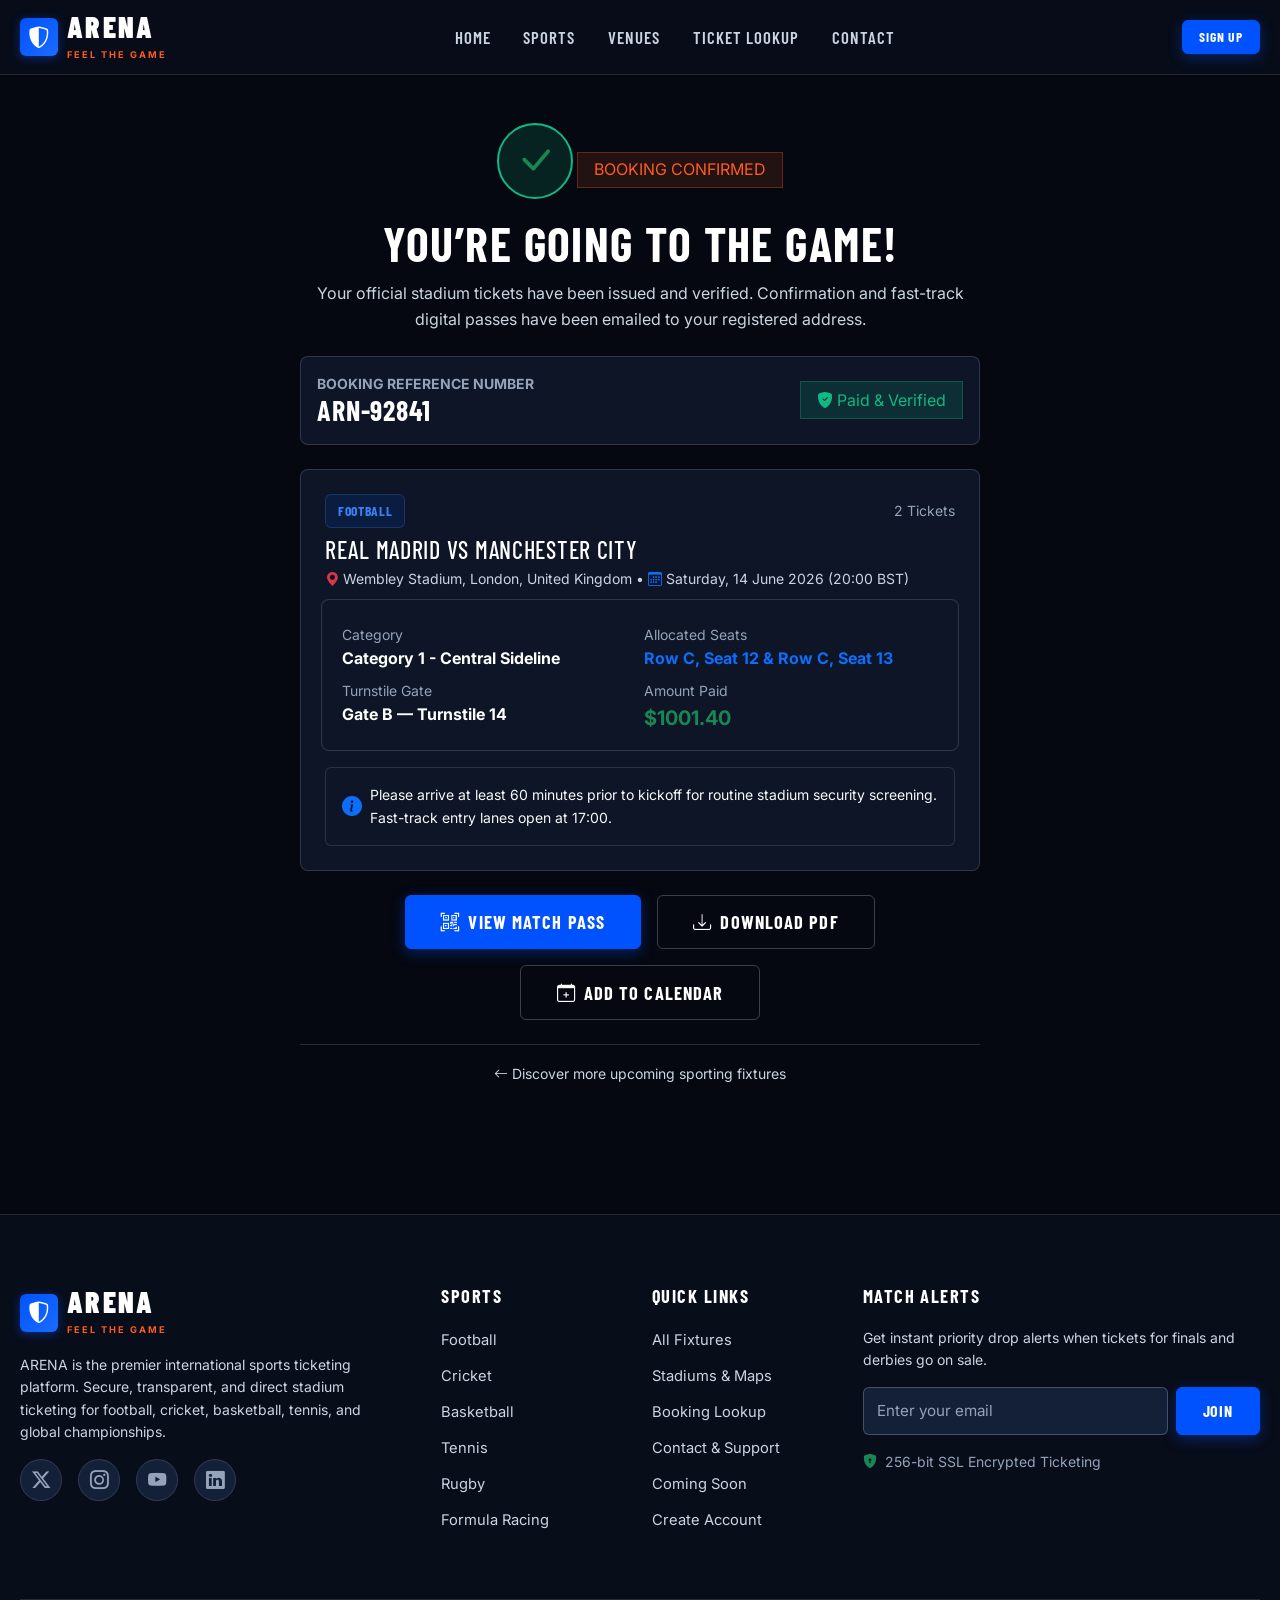
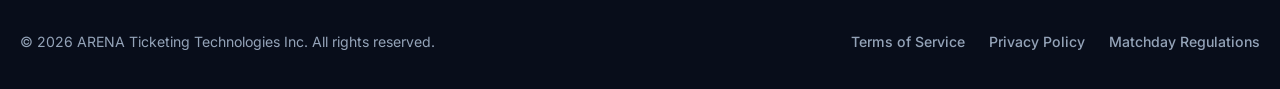
<file: booking-confirmation.html>
<!DOCTYPE html>
<html lang="en" data-theme="dark" data-bs-theme="dark">
<head>
  <meta charset="UTF-8">
  <meta name="viewport" content="width=device-width, initial-scale=1.0">
  <title>Booking Confirmed | ARENA</title>
  <meta name="description" content="Your official ARENA matchday tickets are confirmed. Access your digital passes, add to calendar, and prepare for matchday.">

  <!-- Bootstrap 5 CSS -->
  <link href="https://cdn.jsdelivr.net/npm/bootstrap@5.3.3/dist/css/bootstrap.min.css" rel="stylesheet">
  <!-- Bootstrap Icons -->
  <link rel="stylesheet" href="https://cdn.jsdelivr.net/npm/bootstrap-icons@1.11.3/font/bootstrap-icons.min.css">

  <!-- Favicon -->
  <link rel="icon" type="image/svg+xml" href="assets/images/favicon.svg">

  <!-- Custom Stylesheets -->
  <link rel="stylesheet" href="assets/css/theme.css">
  <link rel="stylesheet" href="assets/css/style.css">
  <link rel="stylesheet" href="assets/css/responsive.css">
</head>
<body>

  <!-- PRIMARY NAVBAR -->
  <header class="arena-navbar">
    <div class="container-custom d-flex align-items-center justify-content-between">
      <a href="index.html" class="navbar-brand-arena" aria-label="ARENA Homepage">
        <div class="brand-icon"><i class="bi bi-shield-shaded"></i></div>
        <div>
          <span class="brand-text">ARENA</span>
          <span class="brand-tag">FEEL THE GAME</span>
        </div>
      </a>

      <!-- Desktop Main Navigation (No dropdowns, Help changed to Contact, Offers removed) -->
      <nav class="d-none d-xl-flex align-items-center gap-1" aria-label="Main Navigation">
        <a href="index.html" class="arena-nav-link">Home</a>
        <a href="events.html" class="arena-nav-link">Sports</a>
        <a href="venue-details.html" class="arena-nav-link">Venues</a>
        <a href="ticket-details.html" class="arena-nav-link">Ticket Lookup</a>
        <a href="contact.html" class="arena-nav-link">Contact</a>
      </nav>

      <!-- Right Actions (Sign Up CTA retained, search/theme/login/find tickets removed) -->
      <div class="d-flex align-items-center gap-2">
        <a href="signup.html" class="btn btn-sm btn-primary header-signup-btn">Sign Up</a>

        <!-- Mobile Hamburger Toggler -->
        <button class="navbar-toggler d-xl-none" type="button" aria-label="Toggle navigation">
          <i class="bi bi-list fs-3"></i>
        </button>
      </div>
    </div>

    <!-- Mobile Navigation Drawer -->
    <div class="navbar-collapse d-xl-none" id="arenaNavbarNav">
      <button class="mobile-close-btn" aria-label="Close Navigation Drawer"><i class="bi bi-x-lg"></i></button>
      <div class="d-flex align-items-center gap-2 mb-4">
        <div class="brand-icon"><i class="bi bi-shield-shaded"></i></div>
        <span class="brand-text">ARENA</span>
      </div>
      <a href="index.html" class="arena-nav-link">Home</a>
      <a href="events.html" class="arena-nav-link">Sports</a>
      <a href="venue-details.html" class="arena-nav-link">Venues</a>
      <a href="ticket-details.html" class="arena-nav-link">Ticket Lookup</a>
      <a href="contact.html" class="arena-nav-link">Contact</a>

      <!-- Mobile Action Button (Sign Up retained) -->
      <div class="navbar-actions-mobile mt-3">
        <a href="signup.html" class="btn btn-primary w-100">Sign Up</a>
      </div>
    </div>
  </header>

  <!-- =========================================================================
       CONFIRMATION HERO & CONTENT
       ========================================================================= -->
  <section class="py-5 text-center">
    <div class="container-custom">
      <div class="max-w-700 mx-auto" style="max-width: 680px;">
        
        <!-- Animated Success Badge -->
        <div class="mb-3 d-inline-flex align-items-center justify-content-center" style="width: 76px; height: 76px; border-radius: 50%; background: var(--color-success-light); border: 2px solid var(--color-success);">
          <i class="bi bi-check-lg text-success" style="font-size: 2.5rem;"></i>
        </div>

        <span class="badge-urgent text-uppercase mb-2 d-inline-block px-3 py-1">Booking Confirmed</span>
        <h1 class="display-5 fw-bold mb-2">YOU’RE GOING TO THE GAME!</h1>
        <p class="text-secondary fs-6 mb-4">
          Your official stadium tickets have been issued and verified. Confirmation and fast-track digital passes have been emailed to your registered address.
        </p>

        <!-- Reference Code Display Card -->
        <div class="p-3 bg-surface-1 border border-medium rounded-3 mb-4 d-flex justify-content-between align-items-center flex-wrap gap-2 text-start">
          <div>
            <span class="text-muted small text-uppercase fw-bold d-block">Booking Reference Number</span>
            <span class="font-heading fs-3 fw-bold text-accent" id="confirmRefCode">ARN-84920</span>
          </div>
          <div>
            <span class="badge-success px-3 py-2 fs-6"><i class="bi bi-shield-fill-check"></i> Paid & Verified</span>
          </div>
        </div>

        <!-- Event Summary Box -->
        <div class="p-4 bg-surface-1 border border-subtle rounded-3 text-start mb-4">
          <div class="d-flex justify-content-between align-items-center mb-2">
            <span class="badge-sport" id="confirmSport">Football</span>
            <span class="text-muted small" id="confirmQuantity">2 Tickets</span>
          </div>
          <h3 class="h4 mb-1" id="confirmTitle">Real Madrid vs Manchester City</h3>
          <p class="text-secondary small mb-3">
            <i class="bi bi-geo-alt-fill text-danger"></i> <span id="confirmVenue">Wembley Stadium, London</span> &bull; 
            <i class="bi bi-calendar3 text-primary"></i> <span id="confirmDate">Saturday, 14 June 2026 (20:00 BST)</span>
          </p>

          <div class="row g-2 p-3 bg-surface-2 rounded-3 border border-subtle mb-3">
            <div class="col-6">
              <span class="text-muted small d-block">Category</span>
              <strong id="confirmCategory">Category 1 - Central Sideline</strong>
            </div>
            <div class="col-6">
              <span class="text-muted small d-block">Allocated Seats</span>
              <strong class="text-primary" id="confirmSeats">Row C, Seat 12 & 13</strong>
            </div>
            <div class="col-6 mt-2">
              <span class="text-muted small d-block">Turnstile Gate</span>
              <strong id="confirmGate">Gate B — Turnstile 14</strong>
            </div>
            <div class="col-6 mt-2">
              <span class="text-muted small d-block">Amount Paid</span>
              <strong class="text-success fs-5" id="confirmTotal">$1,001.40</strong>
            </div>
          </div>

          <div class="alert alert-info bg-surface-2 border-subtle text-light small d-flex align-items-center gap-2 mb-0">
            <i class="bi bi-info-circle-fill text-primary fs-5"></i>
            <div>
              Please arrive at least 60 minutes prior to kickoff for routine stadium security screening. Fast-track entry lanes open at 17:00.
            </div>
          </div>
        </div>

        <!-- Action CTAs -->
        <div class="d-flex flex-wrap gap-3 justify-content-center">
          <a href="ticket-details.html" class="btn btn-primary btn-lg" id="btnViewDigitalTicket">
            <i class="bi bi-qr-code-scan"></i> View Match Pass
          </a>
          <button type="button" class="btn btn-outline-arena btn-lg" id="btnConfirmDownload">
            <i class="bi bi-download"></i> Download PDF
          </button>
          <button type="button" class="btn btn-outline-arena btn-lg" id="btnConfirmCalendar">
            <i class="bi bi-calendar-plus"></i> Add to Calendar
          </button>
        </div>

        <div class="mt-4 pt-3 border-top border-subtle">
          <a href="events.html" class="text-secondary small text-decoration-none">
            <i class="bi bi-arrow-left"></i> Discover more upcoming sporting fixtures
          </a>
        </div>

      </div>
    </div>
  </section>

  <!-- FOOTER -->
  <footer class="arena-footer">
    <div class="container-custom">
      <div class="row g-4">
        <!-- Brand Info -->
        <div class="col-lg-4">
          <a href="index.html" class="navbar-brand-arena mb-3">
            <div class="brand-icon">
              <i class="bi bi-shield-shaded"></i>
            </div>
            <div>
              <span class="brand-text">ARENA</span>
              <span class="brand-tag">FEEL THE GAME</span>
            </div>
          </a>
          <p class="text-secondary small pe-lg-4">
            ARENA is the premier international sports ticketing platform. Secure, transparent, and direct stadium ticketing for football, cricket, basketball, tennis, and global championships.
          </p>
          <div class="d-flex gap-3 text-muted fs-5">
            <a href="#" class="text-secondary" aria-label="Twitter"><i class="bi bi-twitter-x"></i></a>
            <a href="#" class="text-secondary" aria-label="Instagram"><i class="bi bi-instagram"></i></a>
            <a href="#" class="text-secondary" aria-label="YouTube"><i class="bi bi-youtube"></i></a>
            <a href="#" class="text-secondary" aria-label="LinkedIn"><i class="bi bi-linkedin"></i></a>
          </div>
        </div>

        <!-- Sports Links -->
        <div class="col-6 col-lg-2">
          <h5 class="footer-heading">Sports</h5>
          <ul class="footer-links">
            <li><a href="events.html?sport=Football">Football</a></li>
            <li><a href="events.html?sport=Cricket">Cricket</a></li>
            <li><a href="events.html?sport=Basketball">Basketball</a></li>
            <li><a href="events.html?sport=Tennis">Tennis</a></li>
            <li><a href="events.html?sport=Rugby">Rugby</a></li>
            <li><a href="events.html?sport=Formula+Racing">Formula Racing</a></li>
          </ul>
        </div>

        <!-- Quick Links -->
        <div class="col-6 col-lg-2">
          <h5 class="footer-heading">Quick Links</h5>
          <ul class="footer-links">
            <li><a href="events.html">All Fixtures</a></li>
            <li><a href="venue-details.html">Stadiums & Maps</a></li>
            <li><a href="ticket-details.html">Booking Lookup</a></li>
            <li><a href="contact.html">Contact & Support</a></li>
            <li><a href="coming-soon.html">Coming Soon</a></li>
            <li><a href="signup.html">Create Account</a></li>
          </ul>
        </div>

        <!-- Newsletter & Guarantee -->
        <div class="col-lg-4">
          <h5 class="footer-heading">Match Alerts</h5>
          <p class="text-secondary small">Get instant priority drop alerts when tickets for finals and derbies go on sale.</p>
          <form class="d-flex gap-2" onsubmit="event.preventDefault(); window.ArenaToast ? window.ArenaToast.show('Subscribed to match alerts!', 'success') : alert('Subscribed');">
            <input type="email" class="arena-input" placeholder="Enter your email" required>
            <button type="submit" class="btn btn-primary text-nowrap">Join</button>
          </form>
          <div class="d-flex align-items-center gap-2 mt-3 text-muted small">
            <i class="bi bi-shield-lock-fill text-success"></i> 256-bit SSL Encrypted Ticketing
          </div>
        </div>
      </div>

      <div class="footer-bottom">
        <div>&copy; 2026 ARENA Ticketing Technologies Inc. All rights reserved.</div>
        <div class="footer-legal-links">
          <a href="contact.html">Terms of Service</a>
          <a href="contact.html">Privacy Policy</a>
          <a href="contact.html">Matchday Regulations</a>
        </div>
      </div>
    </div>
  </footer>

  <!-- Scripts -->
  <script src="https://cdn.jsdelivr.net/npm/bootstrap@5.3.3/dist/js/bootstrap.bundle.min.js"></script>
  <script src="assets/js/theme.js"></script>
  <script src="assets/js/events.js"></script>
  <script src="assets/js/tickets.js"></script>
  <script src="assets/js/main.js"></script>
  <script>
    document.addEventListener('DOMContentLoaded', () => {
      const booking = window.ArenaTickets.getBookingData();

      document.getElementById('confirmRefCode').textContent = booking.ref;
      document.getElementById('confirmTitle').textContent = booking.event.title;
      document.getElementById('confirmSport').textContent = booking.event.sport;
      document.getElementById('confirmVenue').textContent = `${booking.event.venue}, ${booking.event.city}`;
      document.getElementById('confirmDate').textContent = `${booking.event.displayDate} (${booking.event.time})`;
      document.getElementById('confirmQuantity').textContent = `${booking.quantity} Tickets`;
      document.getElementById('confirmCategory').textContent = booking.category;
      document.getElementById('confirmTotal').textContent = `$${booking.pricing ? booking.pricing.grandTotal.toFixed(2) : '370.00'}`;

      if (booking.seats && booking.seats.length > 0) {
        document.getElementById('confirmSeats').textContent = booking.seats.map((s) => `Row ${s.row}, Seat ${s.num}`).join(' & ');
      }

      document.getElementById('btnViewDigitalTicket').href = `ticket-details.html?ref=${booking.ref}`;

      document.getElementById('btnConfirmCalendar').addEventListener('click', () => {
        window.ArenaTickets.downloadCalendar(booking);
      });

      document.getElementById('btnConfirmDownload').addEventListener('click', () => {
        window.location.href = `ticket-details.html?ref=${booking.ref}`;
      });
    });
  </script>
</body>
</html>
</file>
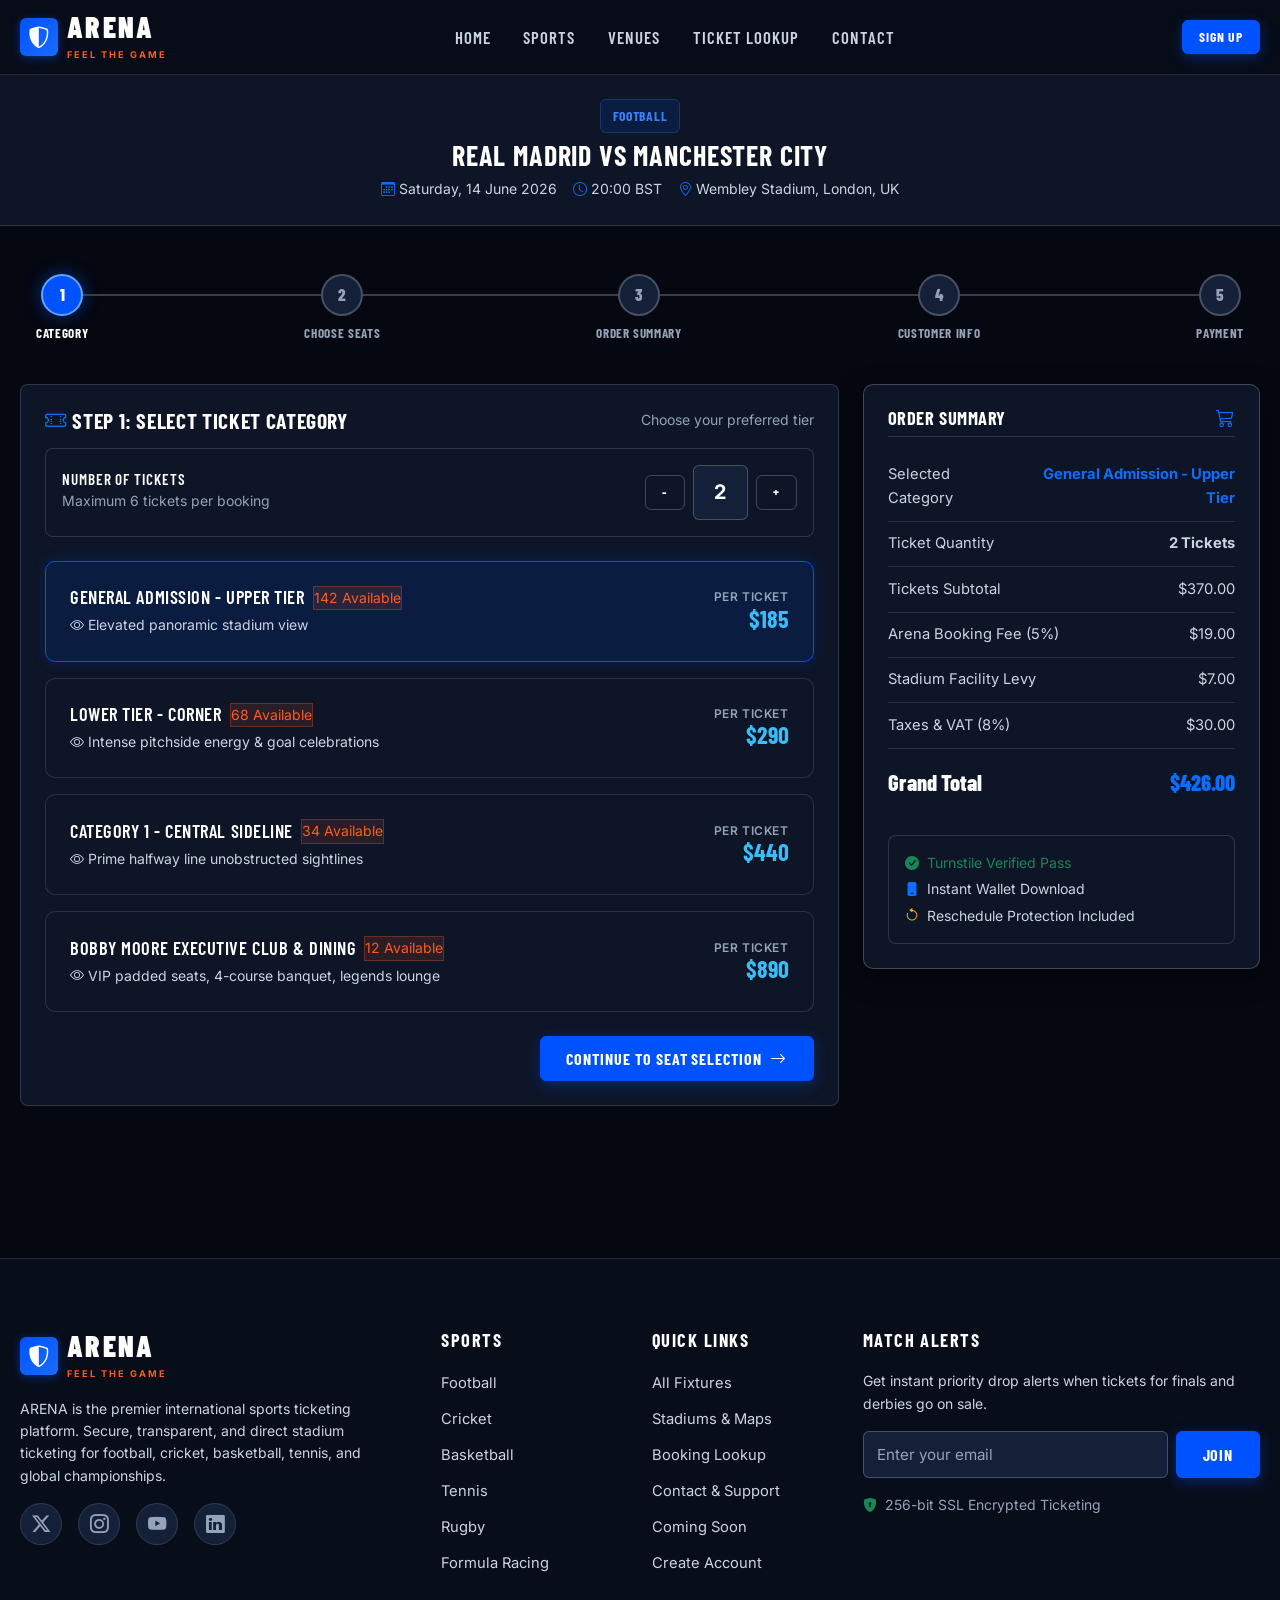
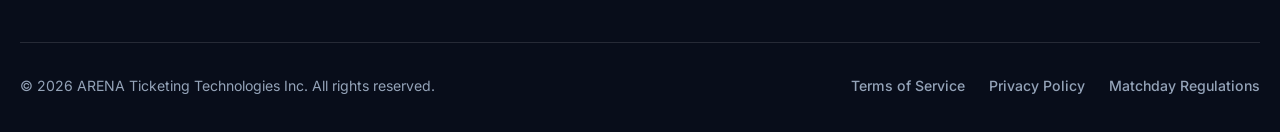
<file: booking.html>
<!DOCTYPE html>
<html lang="en" data-theme="dark" data-bs-theme="dark">
<head>
  <meta charset="UTF-8">
  <meta name="viewport" content="width=device-width, initial-scale=1.0">
  <title>Ticket Booking & Seat Selection | ARENA</title>
  <meta name="description" content="Select stadium seats, compare ticket categories, and complete your secure booking for live sporting fixtures with ARENA.">

  <!-- Bootstrap 5 CSS -->
  <link href="https://cdn.jsdelivr.net/npm/bootstrap@5.3.3/dist/css/bootstrap.min.css" rel="stylesheet">
  <!-- Bootstrap Icons -->
  <link rel="stylesheet" href="https://cdn.jsdelivr.net/npm/bootstrap-icons@1.11.3/font/bootstrap-icons.min.css">

  <!-- Favicon -->
  <link rel="icon" type="image/svg+xml" href="assets/images/favicon.svg">

  <!-- Custom Stylesheets -->
  <link rel="stylesheet" href="assets/css/theme.css">
  <link rel="stylesheet" href="assets/css/style.css">
  <link rel="stylesheet" href="assets/css/responsive.css">
</head>
<body>

  <!-- PRIMARY NAVBAR -->
  <header class="arena-navbar">
    <div class="container-custom d-flex align-items-center justify-content-between">
      <a href="index.html" class="navbar-brand-arena" aria-label="ARENA Homepage">
        <div class="brand-icon"><i class="bi bi-shield-shaded"></i></div>
        <div>
          <span class="brand-text">ARENA</span>
          <span class="brand-tag">FEEL THE GAME</span>
        </div>
      </a>

      <!-- Desktop Main Navigation (No dropdowns, Help changed to Contact, Offers removed) -->
      <nav class="d-none d-xl-flex align-items-center gap-1" aria-label="Main Navigation">
        <a href="index.html" class="arena-nav-link">Home</a>
        <a href="events.html" class="arena-nav-link">Sports</a>
        <a href="venue-details.html" class="arena-nav-link">Venues</a>
        <a href="ticket-details.html" class="arena-nav-link">Ticket Lookup</a>
        <a href="contact.html" class="arena-nav-link">Contact</a>
      </nav>

      <!-- Right Actions (Sign Up CTA retained, search/theme/login/find tickets removed) -->
      <div class="d-flex align-items-center gap-2">
        <a href="signup.html" class="btn btn-sm btn-primary header-signup-btn">Sign Up</a>

        <!-- Mobile Hamburger Toggler -->
        <button class="navbar-toggler d-xl-none" type="button" aria-label="Toggle navigation">
          <i class="bi bi-list fs-3"></i>
        </button>
      </div>
    </div>

    <!-- Mobile Navigation Drawer -->
    <div class="navbar-collapse d-xl-none" id="arenaNavbarNav">
      <button class="mobile-close-btn" aria-label="Close Navigation Drawer"><i class="bi bi-x-lg"></i></button>
      <div class="d-flex align-items-center gap-2 mb-4">
        <div class="brand-icon"><i class="bi bi-shield-shaded"></i></div>
        <span class="brand-text">ARENA</span>
      </div>
      <a href="index.html" class="arena-nav-link">Home</a>
      <a href="events.html" class="arena-nav-link">Sports</a>
      <a href="venue-details.html" class="arena-nav-link">Venues</a>
      <a href="ticket-details.html" class="arena-nav-link">Ticket Lookup</a>
      <a href="contact.html" class="arena-nav-link">Contact</a>

      <!-- Mobile Action Button (Sign Up retained) -->
      <div class="navbar-actions-mobile mt-3">
        <a href="signup.html" class="btn btn-primary w-100">Sign Up</a>
      </div>
    </div>
  </header>

  <!-- =========================================================================
       BOOKING EVENT SUB-HEADER (Centered)
       ========================================================================= -->
  <section class="py-4 bg-surface-1 border-bottom border-subtle text-center">
    <div class="container-custom">
      <div class="max-w-700 mx-auto text-center" style="max-width: 680px;">
        <span class="badge-sport mb-2" id="bookingEventSport">Football</span>
        <h1 class="h3 font-heading mb-1" id="bookingEventTitle">Real Madrid vs Manchester City</h1>
        <div class="d-flex flex-wrap gap-3 justify-content-center text-secondary small mt-2" id="bookingEventMeta">
          <!-- Populated via booking.js -->
        </div>
      </div>
    </div>
  </section>

  <!-- =========================================================================
       MAIN BOOKING STEPPER & ENGINE
       ========================================================================= -->
  <section class="py-5">
    <div class="container-custom">

      <!-- STEPPER PROGRESS BAR (5 Steps) -->
      <div class="booking-stepper" id="bookingStepper">
        <div class="step-node active" data-step="1">
          <div class="step-circle">1</div>
          <span class="step-label">Category</span>
        </div>
        <div class="step-node" data-step="2">
          <div class="step-circle">2</div>
          <span class="step-label">Choose Seats</span>
        </div>
        <div class="step-node" data-step="3">
          <div class="step-circle">3</div>
          <span class="step-label">Order Summary</span>
        </div>
        <div class="step-node" data-step="4">
          <div class="step-circle">4</div>
          <span class="step-label">Customer Info</span>
        </div>
        <div class="step-node" data-step="5">
          <div class="step-circle">5</div>
          <span class="step-label">Payment</span>
        </div>
      </div>

      <div class="row g-4">

        <!-- Left Step Panes (Dynamic Steps) -->
        <div class="col-lg-8">

          <!-- ---------------------------------------------------------------
               STEP 01: SELECT CATEGORY & QUANTITY
               --------------------------------------------------------------- -->
          <div class="booking-step-pane" id="bookingStepPane1">
            <div class="p-4 bg-surface-1 border border-subtle rounded-3 mb-4">
              <div class="d-flex justify-content-between align-items-center mb-3">
                <h4 class="font-heading mb-0"><i class="bi bi-ticket-perforated text-primary"></i> Step 1: Select Ticket Category</h4>
                <span class="text-muted small">Choose your preferred tier</span>
              </div>

              <!-- Ticket Quantity Selector -->
              <div class="p-3 bg-surface-2 border border-subtle rounded-3 mb-4 d-flex align-items-center justify-content-between flex-wrap gap-2">
                <div>
                  <h6 class="mb-0">Number of Tickets</h6>
                  <span class="text-muted small">Maximum 6 tickets per booking</span>
                </div>
                <div class="d-flex align-items-center gap-2">
                  <button type="button" class="btn btn-sm btn-outline-arena px-3" id="btnQtyMinus">-</button>
                  <input type="text" id="ticketQuantityInput" class="arena-input text-center fw-bold fs-5" value="2" readonly style="width: 55px;">
                  <button type="button" class="btn btn-sm btn-outline-arena px-3" id="btnQtyPlus">+</button>
                </div>
              </div>

              <!-- Category Cards Container -->
              <div id="categoriesList">
                <!-- Rendered by booking.js -->
              </div>

              <div class="d-flex justify-content-end mt-4">
                <button type="button" class="btn btn-primary btn-next-step">
                  Continue to Seat Selection <i class="bi bi-arrow-right"></i>
                </button>
              </div>
            </div>
          </div>

          <!-- ---------------------------------------------------------------
               STEP 02: INTERACTIVE SEATING MAP & SEAT PICKER
               --------------------------------------------------------------- -->
          <div class="booking-step-pane" id="bookingStepPane2" style="display: none;">
            <div class="p-4 bg-surface-1 border border-subtle rounded-3 mb-4">
              <div class="d-flex justify-content-between align-items-center mb-3">
                <h4 class="font-heading mb-0"><i class="bi bi-grid-3x3 text-primary"></i> Step 2: Choose Your Stadium Seats</h4>
                <span class="text-muted small" id="summarySeatsCount">0 / 2 chosen</span>
              </div>

              <p class="text-secondary small mb-3">
                Click on the stadium stands below to view that stand's seat map. Then click individual available seats to allocate them to your order.
              </p>

              <!-- Stadium Stand SVG Diagram -->
              <div class="stadium-map-container mb-4" id="bookingStadiumMap">
                <!-- Injected via seating.js -->
              </div>

              <!-- Stand Inspector & Selection Indicator -->
              <div id="bookingStandInspector" class="mb-4"></div>

              <!-- Detailed Seat Grid -->
              <div class="seat-grid-container mb-4" id="bookingSeatGrid">
                <!-- Generated by seating.js -->
              </div>

              <!-- Selected Seats Pills -->
              <div class="p-3 bg-surface-2 border border-subtle rounded-3 mb-4">
                <div class="small text-muted text-uppercase fw-bold mb-2">Your Selected Seats:</div>
                <div class="d-flex flex-wrap gap-2" id="selectedSeatsPills">
                  <span class="text-muted small">No seats chosen yet. Click available seats on the map above.</span>
                </div>
              </div>

              <div class="d-flex justify-content-between mt-4">
                <button type="button" class="btn btn-outline-arena btn-prev-step">
                  <i class="bi bi-arrow-left"></i> Back to Categories
                </button>
                <button type="button" class="btn btn-primary btn-next-step">
                  Confirm Seats & Review <i class="bi bi-arrow-right"></i>
                </button>
              </div>
            </div>
          </div>

          <!-- ---------------------------------------------------------------
               STEP 03: DETAILED BOOKING SUMMARY & BREAKDOWN
               --------------------------------------------------------------- -->
          <div class="booking-step-pane" id="bookingStepPane3" style="display: none;">
            <div class="p-4 bg-surface-1 border border-subtle rounded-3 mb-4">
              <h4 class="font-heading mb-3"><i class="bi bi-receipt text-primary"></i> Step 3: Booking Summary & Fee Breakdown</h4>
              <p class="text-secondary small mb-4">Review all matchday ticket details, seating block, and itemized fees before checkout.</p>

              <div class="p-3 bg-surface-2 border border-subtle rounded-3 mb-4">
                <div class="row g-3">
                  <div class="col-sm-6">
                    <span class="text-muted small d-block">Event</span>
                    <strong class="fs-6" id="summaryEventTitlePreview">Real Madrid vs Manchester City</strong>
                  </div>
                  <div class="col-sm-6">
                    <span class="text-muted small d-block">Venue</span>
                    <strong class="fs-6">Wembley Stadium, London</strong>
                  </div>
                  <div class="col-sm-6">
                    <span class="text-muted small d-block">Kickoff Date & Time</span>
                    <strong class="fs-6">Saturday, 14 June 2026 &bull; 20:00 BST</strong>
                  </div>
                  <div class="col-sm-6">
                    <span class="text-muted small d-block">Turnstile Gate</span>
                    <strong class="fs-6 text-primary">Gate B — Turnstile 14 (East Concourse)</strong>
                  </div>
                </div>
              </div>

              <div class="d-flex justify-content-between mt-4">
                <button type="button" class="btn btn-outline-arena btn-prev-step">
                  <i class="bi bi-arrow-left"></i> Back to Seats
                </button>
                <button type="button" class="btn btn-primary btn-next-step">
                  Continue to Customer Info <i class="bi bi-arrow-right"></i>
                </button>
              </div>
            </div>
          </div>

          <!-- ---------------------------------------------------------------
               STEP 04: CUSTOMER DETAILS FORM
               --------------------------------------------------------------- -->
          <div class="booking-step-pane" id="bookingStepPane4" style="display: none;">
            <div class="p-4 bg-surface-1 border border-subtle rounded-3 mb-4">
              <h4 class="font-heading mb-3"><i class="bi bi-person-badge text-primary"></i> Step 4: Attendee & Contact Details</h4>
              <p class="text-secondary small mb-4">
                Your digital match passes and turnstile QR codes will be securely sent to this email address.
              </p>

              <form id="customerDetailsForm" class="row g-3">
                <div class="col-md-6">
                  <label class="search-field-label">Full Name (Lead Attendee) *</label>
                  <input type="text" class="arena-input" id="custName" value="Alexander Wright" required>
                </div>
                <div class="col-md-6">
                  <label class="search-field-label">Email Address (For Match Passes) *</label>
                  <input type="email" class="arena-input" id="custEmail" value="alexander.wright@example.com" required>
                </div>
                <div class="col-md-6">
                  <label class="search-field-label">Mobile Phone (For Turnstile SMS Backup) *</label>
                  <input type="tel" class="arena-input" id="custPhone" value="+44 7911 123456" required>
                </div>
                <div class="col-md-6">
                  <label class="search-field-label">Country of Residence *</label>
                  <select class="arena-select" id="custCountry" required>
                    <option value="United Kingdom" selected>United Kingdom</option>
                    <option value="United States">United States</option>
                    <option value="Spain">Spain</option>
                    <option value="India">India</option>
                    <option value="Australia">Australia</option>
                    <option value="Germany">Germany</option>
                    <option value="France">France</option>
                  </select>
                </div>
                <div class="col-12">
                  <div class="form-check align-items-start">
                    <input class="form-check-input" type="checkbox" id="termsCheck" required checked>
                    <label class="form-check-label text-secondary small" for="termsCheck">
                      I accept the ARENA Matchday Ticket Terms, Stadium Ground Regulations, and agree to present government ID if requested at turnstiles.
                    </label>
                  </div>
                </div>
              </form>

              <div class="d-flex justify-content-between mt-4">
                <button type="button" class="btn btn-outline-arena btn-prev-step">
                  <i class="bi bi-arrow-left"></i> Back to Summary
                </button>
                <button type="button" class="btn btn-primary btn-next-step">
                  Proceed to Payment <i class="bi bi-arrow-right"></i>
                </button>
              </div>
            </div>
          </div>

          <!-- ---------------------------------------------------------------
               STEP 05: PROFESSIONAL PAYMENT UI (DEMO)
               --------------------------------------------------------------- -->
          <div class="booking-step-pane" id="bookingStepPane5" style="display: none;">
            <div class="p-4 bg-surface-1 border border-subtle rounded-3 mb-4">
              <div class="d-flex justify-content-between align-items-center mb-3">
                <h4 class="font-heading mb-0"><i class="bi bi-credit-card-2-front text-primary"></i> Step 5: Secure Payment</h4>
                <span class="badge-urgent small">Demonstration Mode</span>
              </div>

              <!-- Demonstration Notice Alert -->
              <div class="alert alert-info bg-surface-2 border-primary text-light small d-flex align-items-center gap-2 mb-4">
                <i class="bi bi-info-circle-fill text-primary fs-5"></i>
                <div>
                  <strong>Front-end payment demonstration only:</strong> No real currency or actual credit charges are processed. You will receive an official verifiable digital match pass upon clicking confirm.
                </div>
              </div>

              <!-- Payment Method Selector Pills -->
              <div class="d-flex gap-2 mb-4">
                <button type="button" class="btn btn-sm btn-outline-arena payment-method-pill active" data-method="card">
                  <i class="bi bi-credit-card"></i> Credit / Debit Card
                </button>
                <button type="button" class="btn btn-sm btn-outline-arena payment-method-pill" data-method="upi">
                  <i class="bi bi-qr-code"></i> UPI / QR Scan
                </button>
                <button type="button" class="btn btn-sm btn-outline-arena payment-method-pill" data-method="wallet">
                  <i class="bi bi-wallet2"></i> Digital Wallet
                </button>
              </div>

              <!-- Method 1: Credit / Debit Card Pane -->
              <div class="payment-method-pane active" id="payment-pane-card">
                <div class="row g-3">
                  <div class="col-12">
                    <label class="search-field-label">Card Number</label>
                    <div class="input-group">
                      <input type="text" class="arena-input" id="card-number" placeholder="4532 8920 1829 4401" maxlength="19" value="4532 8920 1829 4401">
                      <span class="input-group-text bg-surface-2 border-subtle">
                        <i class="bi bi-credit-card-2-front text-primary" id="card-brand-icon"></i>
                      </span>
                    </div>
                  </div>
                  <div class="col-md-6">
                    <label class="search-field-label">Cardholder Name</label>
                    <input type="text" class="arena-input" id="card-name" value="ALEXANDER WRIGHT">
                  </div>
                  <div class="col-6 col-md-3">
                    <label class="search-field-label">Expiry (MM/YY)</label>
                    <input type="text" class="arena-input" id="card-expiry" placeholder="08/28" maxlength="5" value="08/28">
                  </div>
                  <div class="col-6 col-md-3">
                    <label class="search-field-label">CVC / CVV</label>
                    <input type="password" class="arena-input" id="card-cvc" placeholder="842" maxlength="4" value="842">
                  </div>
                </div>
              </div>

              <!-- Method 2: UPI / QR Pane -->
              <div class="payment-method-pane d-none" id="payment-pane-upi">
                <div class="p-3 bg-surface-2 rounded-3 text-center">
                  <span class="text-muted small d-block mb-2">Scan with any UPI App (GPay, PhonePe, Paytm)</span>
                  <div class="qr-placeholder-wrap mb-2">
                    <svg width="120" height="120" viewBox="0 0 100 100" fill="none">
                      <rect width="100" height="100" fill="#FFFFFF"/>
                      <rect x="10" y="10" width="30" height="30" fill="#000000"/>
                      <rect x="60" y="10" width="30" height="30" fill="#000000"/>
                      <rect x="10" y="60" width="30" height="30" fill="#000000"/>
                      <rect x="15" y="15" width="20" height="20" fill="#FFFFFF"/>
                      <rect x="65" y="15" width="20" height="20" fill="#FFFFFF"/>
                      <rect x="15" y="65" width="20" height="20" fill="#FFFFFF"/>
                      <rect x="20" y="20" width="10" height="10" fill="#000000"/>
                      <rect x="70" y="20" width="10" height="10" fill="#000000"/>
                      <rect x="20" y="70" width="10" height="10" fill="#000000"/>
                      <rect x="45" y="15" width="10" height="10" fill="#000000"/>
                      <rect x="45" y="45" width="15" height="15" fill="#000000"/>
                      <rect x="65" y="65" width="20" height="20" fill="#000000"/>
                    </svg>
                  </div>
                  <div class="badge-urgent small mb-2"><i class="bi bi-clock"></i> Payment Session: 04:59 remaining</div>
                  <div class="col-md-8 mx-auto mt-2">
                    <input type="text" class="arena-input text-center" placeholder="Or enter UPI ID: user@okaxis" value="arena.fan@okhdfcbank">
                  </div>
                </div>
              </div>

              <!-- Method 3: Digital Wallet Pane -->
              <div class="payment-method-pane d-none" id="payment-pane-wallet">
                <div class="d-flex flex-column gap-2">
                  <div class="p-3 rounded bg-surface-2 border border-subtle d-flex align-items-center justify-content-between">
                    <span class="fw-bold"><i class="bi bi-apple fs-4 me-2"></i> Apple Pay</span>
                    <span class="badge-success small">Ready</span>
                  </div>
                  <div class="p-3 rounded bg-surface-2 border border-subtle d-flex align-items-center justify-content-between">
                    <span class="fw-bold"><i class="bi bi-google fs-4 me-2"></i> Google Pay</span>
                    <span class="badge-success small">Ready</span>
                  </div>
                </div>
              </div>

              <div class="d-flex justify-content-between mt-4">
                <button type="button" class="btn btn-outline-arena btn-prev-step">
                  <i class="bi bi-arrow-left"></i> Back to Info
                </button>
                <button type="button" class="btn btn-accent btn-lg" id="btnCompletePayment">
                  <i class="bi bi-shield-check"></i> Pay & Confirm Booking
                </button>
              </div>

            </div>
          </div>

        </div>

        <!-- Right Column: Live Sticky Order Summary -->
        <div class="col-lg-4">
          <div class="order-summary-panel">
            <h5 class="font-heading mb-3 pb-2 border-bottom border-subtle d-flex justify-content-between align-items-center">
              <span>Order Summary</span>
              <i class="bi bi-cart3 text-primary"></i>
            </h5>

            <div class="summary-row">
              <span>Selected Category</span>
              <strong id="summaryCategory" class="text-primary text-end">General Admission</strong>
            </div>

            <div class="summary-row">
              <span>Ticket Quantity</span>
              <strong id="summaryQuantity">2 Tickets</strong>
            </div>

            <div class="summary-row">
              <span>Tickets Subtotal</span>
              <span id="summarySubtotal">$370.00</span>
            </div>

            <div class="summary-row">
              <span>Arena Booking Fee (5%)</span>
              <span id="summaryBookingFee">$18.50</span>
            </div>

            <div class="summary-row">
              <span>Stadium Facility Levy</span>
              <span id="summaryFacilityFee">$7.00</span>
            </div>

            <div class="summary-row">
              <span>Taxes & VAT (8%)</span>
              <span id="summaryTax">$29.60</span>
            </div>

            <div class="summary-row total-row">
              <span>Grand Total</span>
              <span class="text-primary" id="summaryTotal">$425.10</span>
            </div>

            <div class="p-3 bg-surface-2 rounded-3 border border-subtle mt-4">
              <div class="d-flex align-items-center gap-2 text-success small mb-1">
                <i class="bi bi-check-circle-fill"></i> Turnstile Verified Pass
              </div>
              <div class="d-flex align-items-center gap-2 text-secondary small mb-1">
                <i class="bi bi-phone-fill text-primary"></i> Instant Wallet Download
              </div>
              <div class="d-flex align-items-center gap-2 text-secondary small">
                <i class="bi bi-arrow-counterclockwise text-warning"></i> Reschedule Protection Included
              </div>
            </div>

          </div>
        </div>

      </div>

    </div>
  </section>

  <!-- FOOTER -->
  <footer class="arena-footer">
    <div class="container-custom">
      <div class="row g-4">
        <!-- Brand Info -->
        <div class="col-lg-4">
          <a href="index.html" class="navbar-brand-arena mb-3">
            <div class="brand-icon">
              <i class="bi bi-shield-shaded"></i>
            </div>
            <div>
              <span class="brand-text">ARENA</span>
              <span class="brand-tag">FEEL THE GAME</span>
            </div>
          </a>
          <p class="text-secondary small pe-lg-4">
            ARENA is the premier international sports ticketing platform. Secure, transparent, and direct stadium ticketing for football, cricket, basketball, tennis, and global championships.
          </p>
          <div class="d-flex gap-3 text-muted fs-5">
            <a href="#" class="text-secondary" aria-label="Twitter"><i class="bi bi-twitter-x"></i></a>
            <a href="#" class="text-secondary" aria-label="Instagram"><i class="bi bi-instagram"></i></a>
            <a href="#" class="text-secondary" aria-label="YouTube"><i class="bi bi-youtube"></i></a>
            <a href="#" class="text-secondary" aria-label="LinkedIn"><i class="bi bi-linkedin"></i></a>
          </div>
        </div>

        <!-- Sports Links -->
        <div class="col-6 col-lg-2">
          <h5 class="footer-heading">Sports</h5>
          <ul class="footer-links">
            <li><a href="events.html?sport=Football">Football</a></li>
            <li><a href="events.html?sport=Cricket">Cricket</a></li>
            <li><a href="events.html?sport=Basketball">Basketball</a></li>
            <li><a href="events.html?sport=Tennis">Tennis</a></li>
            <li><a href="events.html?sport=Rugby">Rugby</a></li>
            <li><a href="events.html?sport=Formula+Racing">Formula Racing</a></li>
          </ul>
        </div>

        <!-- Quick Links -->
        <div class="col-6 col-lg-2">
          <h5 class="footer-heading">Quick Links</h5>
          <ul class="footer-links">
            <li><a href="events.html">All Fixtures</a></li>
            <li><a href="venue-details.html">Stadiums & Maps</a></li>
            <li><a href="ticket-details.html">Booking Lookup</a></li>
            <li><a href="contact.html">Contact & Support</a></li>
            <li><a href="coming-soon.html">Coming Soon</a></li>
            <li><a href="signup.html">Create Account</a></li>
          </ul>
        </div>

        <!-- Newsletter & Guarantee -->
        <div class="col-lg-4">
          <h5 class="footer-heading">Match Alerts</h5>
          <p class="text-secondary small">Get instant priority drop alerts when tickets for finals and derbies go on sale.</p>
          <form class="d-flex gap-2" onsubmit="event.preventDefault(); window.ArenaToast ? window.ArenaToast.show('Subscribed to match alerts!', 'success') : alert('Subscribed');">
            <input type="email" class="arena-input" placeholder="Enter your email" required>
            <button type="submit" class="btn btn-primary text-nowrap">Join</button>
          </form>
          <div class="d-flex align-items-center gap-2 mt-3 text-muted small">
            <i class="bi bi-shield-lock-fill text-success"></i> 256-bit SSL Encrypted Ticketing
          </div>
        </div>
      </div>

      <div class="footer-bottom">
        <div>&copy; 2026 ARENA Ticketing Technologies Inc. All rights reserved.</div>
        <div class="footer-legal-links">
          <a href="contact.html">Terms of Service</a>
          <a href="contact.html">Privacy Policy</a>
          <a href="contact.html">Matchday Regulations</a>
        </div>
      </div>
    </div>
  </footer>

  <!-- Scripts -->
  <script src="https://cdn.jsdelivr.net/npm/bootstrap@5.3.3/dist/js/bootstrap.bundle.min.js"></script>
  <script src="assets/js/theme.js"></script>
  <script src="assets/js/events.js"></script>
  <script src="assets/js/seating.js"></script>
  <script src="assets/js/payment.js"></script>
  <script src="assets/js/booking.js"></script>
  <script src="assets/js/main.js"></script>
</body>
</html>
</file>
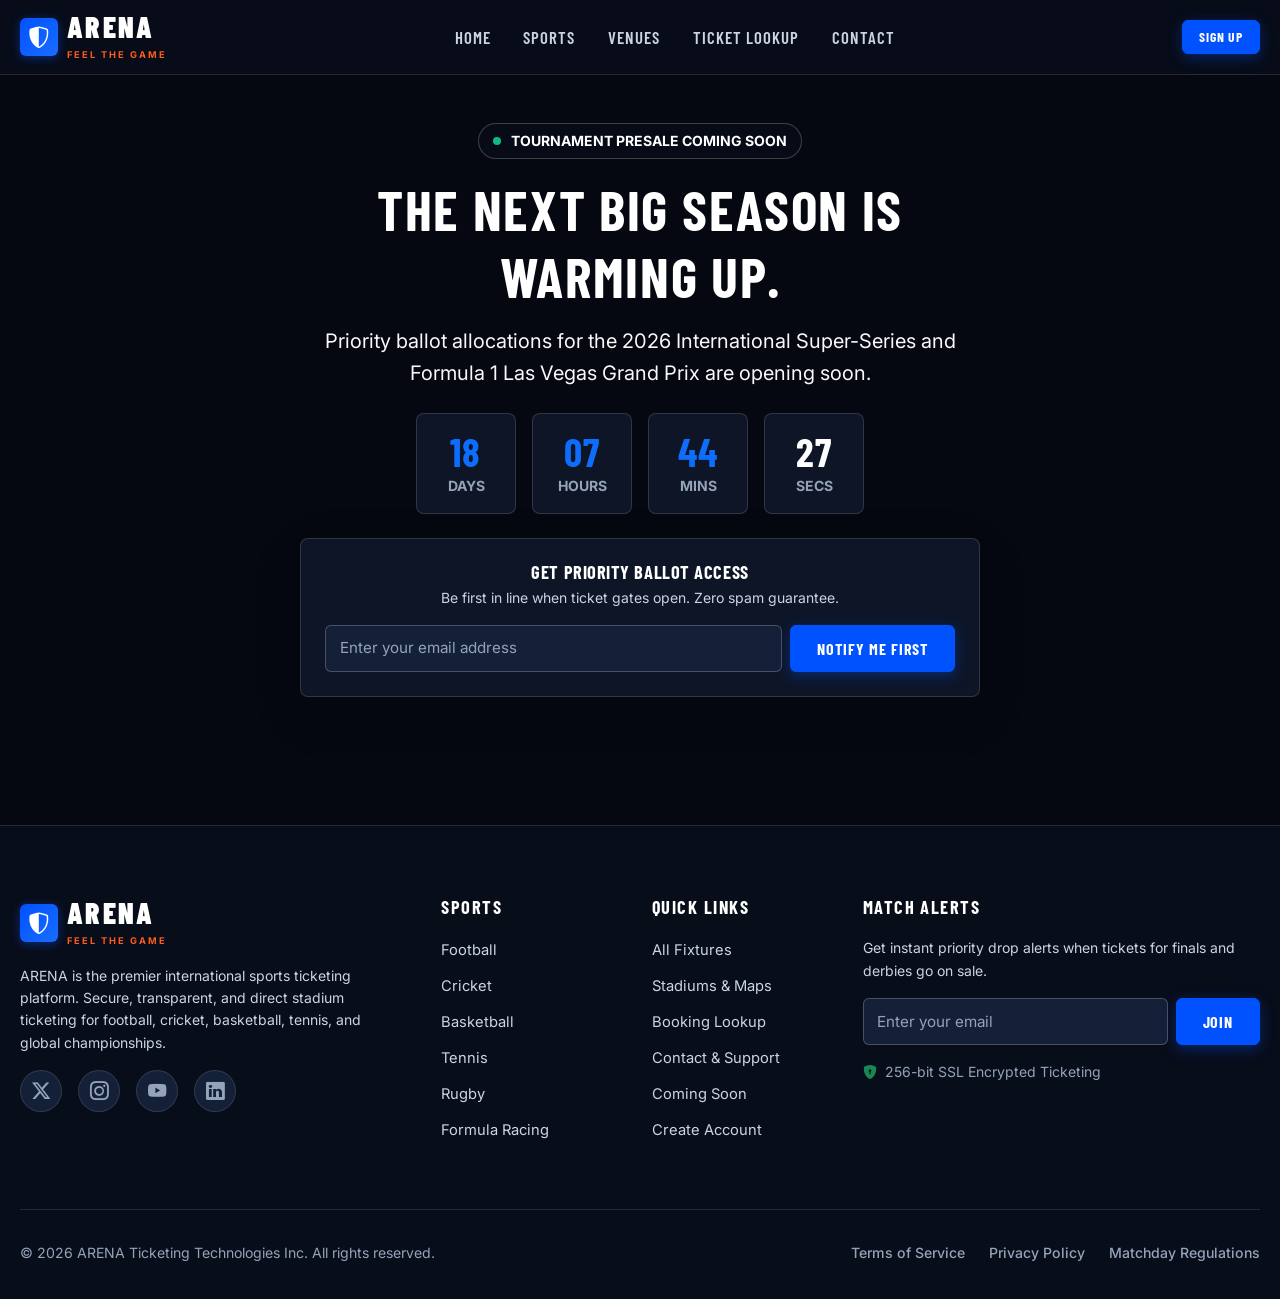
<file: coming-soon.html>
<!DOCTYPE html>
<html lang="en" data-theme="dark" data-bs-theme="dark">
<head>
  <meta charset="UTF-8">
  <meta name="viewport" content="width=device-width, initial-scale=1.0">
  <title>Coming Soon | ARENA Sports Ticketing</title>
  <meta name="description" content="The next tournament presale is warming up. Get priority drop notifications when tickets go live.">

  <!-- Bootstrap 5 CSS -->
  <link href="https://cdn.jsdelivr.net/npm/bootstrap@5.3.3/dist/css/bootstrap.min.css" rel="stylesheet">
  <!-- Bootstrap Icons -->
  <link rel="stylesheet" href="https://cdn.jsdelivr.net/npm/bootstrap-icons@1.11.3/font/bootstrap-icons.min.css">

  <!-- Favicon -->
  <link rel="icon" type="image/svg+xml" href="assets/images/favicon.svg">

  <!-- Custom Stylesheets -->
  <link rel="stylesheet" href="assets/css/theme.css">
  <link rel="stylesheet" href="assets/css/style.css">
  <link rel="stylesheet" href="assets/css/responsive.css">
</head>
<body class="d-flex flex-column min-vh-100">

  <!-- PRIMARY NAVBAR -->
  <header class="arena-navbar">
    <div class="container-custom d-flex align-items-center justify-content-between">
      <a href="index.html" class="navbar-brand-arena" aria-label="ARENA Homepage">
        <div class="brand-icon"><i class="bi bi-shield-shaded"></i></div>
        <div>
          <span class="brand-text">ARENA</span>
          <span class="brand-tag">FEEL THE GAME</span>
        </div>
      </a>

      <!-- Desktop Main Navigation (No dropdowns, Help changed to Contact, Offers removed) -->
      <nav class="d-none d-xl-flex align-items-center gap-1" aria-label="Main Navigation">
        <a href="index.html" class="arena-nav-link">Home</a>
        <a href="events.html" class="arena-nav-link">Sports</a>
        <a href="venue-details.html" class="arena-nav-link">Venues</a>
        <a href="ticket-details.html" class="arena-nav-link">Ticket Lookup</a>
        <a href="contact.html" class="arena-nav-link">Contact</a>
      </nav>

      <!-- Right Actions (Sign Up CTA retained, search/theme/login/find tickets removed) -->
      <div class="d-flex align-items-center gap-2">
        <a href="signup.html" class="btn btn-sm btn-primary header-signup-btn">Sign Up</a>

        <!-- Mobile Hamburger Toggler -->
        <button class="navbar-toggler d-xl-none" type="button" aria-label="Toggle navigation">
          <i class="bi bi-list fs-3"></i>
        </button>
      </div>
    </div>

    <!-- Mobile Navigation Drawer -->
    <div class="navbar-collapse d-xl-none" id="arenaNavbarNav">
      <button class="mobile-close-btn" aria-label="Close Navigation Drawer"><i class="bi bi-x-lg"></i></button>
      <div class="d-flex align-items-center gap-2 mb-4">
        <div class="brand-icon"><i class="bi bi-shield-shaded"></i></div>
        <span class="brand-text">ARENA</span>
      </div>
      <a href="index.html" class="arena-nav-link">Home</a>
      <a href="events.html" class="arena-nav-link">Sports</a>
      <a href="venue-details.html" class="arena-nav-link">Venues</a>
      <a href="ticket-details.html" class="arena-nav-link">Ticket Lookup</a>
      <a href="contact.html" class="arena-nav-link">Contact</a>

      <!-- Mobile Action Button (Sign Up retained) -->
      <div class="navbar-actions-mobile mt-3">
        <a href="signup.html" class="btn btn-primary w-100">Sign Up</a>
      </div>
    </div>
  </header>

  <!-- =========================================================================
       COMING SOON HERO
       ========================================================================= -->
  <main class="flex-grow-1 d-flex align-items-center py-5 text-center position-relative" style="background-image: linear-gradient(180deg, rgba(5, 8, 17, 0.85) 0%, var(--bg-body) 100%), url('https://images.unsplash.com/photo-1574629810360-7efbbe195018?auto=format&fit=crop&w=1800&q=80'); background-size: cover; background-position: center;">
    <div class="container-custom">
      <div class="max-w-700 mx-auto" style="max-width: 680px;">
        
        <div class="hero-ticker-pill mb-3">
          <span class="ticker-pulse"></span>
          <span class="small fw-bold text-uppercase">TOURNAMENT PRESALE COMING SOON</span>
        </div>

        <h1 class="display-4 fw-bold mb-3">THE NEXT BIG SEASON IS WARMING UP.</h1>
        <p class="text-light opacity-80 fs-5 mb-4">
          Priority ballot allocations for the 2026 International Super-Series and Formula 1 Las Vegas Grand Prix are opening soon.
        </p>

        <!-- Countdown Timer -->
        <div class="row g-3 justify-content-center mb-4">
          <div class="col-3 col-sm-2">
            <div class="p-3 bg-surface-1 border border-subtle rounded-3">
              <span class="font-heading display-6 fw-bold text-primary" id="timerDays">18</span>
              <span class="small text-muted text-uppercase d-block fw-bold">Days</span>
            </div>
          </div>
          <div class="col-3 col-sm-2">
            <div class="p-3 bg-surface-1 border border-subtle rounded-3">
              <span class="font-heading display-6 fw-bold text-primary" id="timerHours">07</span>
              <span class="small text-muted text-uppercase d-block fw-bold">Hours</span>
            </div>
          </div>
          <div class="col-3 col-sm-2">
            <div class="p-3 bg-surface-1 border border-subtle rounded-3">
              <span class="font-heading display-6 fw-bold text-primary" id="timerMins">44</span>
              <span class="small text-muted text-uppercase d-block fw-bold">Mins</span>
            </div>
          </div>
          <div class="col-3 col-sm-2">
            <div class="p-3 bg-surface-1 border border-subtle rounded-3">
              <span class="font-heading display-6 fw-bold text-accent" id="timerSecs">28</span>
              <span class="small text-muted text-uppercase d-block fw-bold">Secs</span>
            </div>
          </div>
        </div>

        <!-- Priority Notification Signup -->
        <div class="p-4 bg-surface-1 border border-medium rounded-3 shadow-lg">
          <h5 class="font-heading mb-1">Get Priority Ballot Access</h5>
          <p class="text-secondary small mb-3">Be first in line when ticket gates open. Zero spam guarantee.</p>
          <form class="d-flex flex-column flex-sm-row gap-2" onsubmit="event.preventDefault(); window.ArenaToast ? window.ArenaToast.show('You are on the priority presale ballot list!', 'success') : alert('Subscribed'); this.reset();">
            <input type="email" class="arena-input flex-grow-1" placeholder="Enter your email address" required>
            <button type="submit" class="btn btn-primary text-nowrap">Notify Me First</button>
          </form>
        </div>

      </div>
    </div>
  </main>

  <!-- FOOTER -->
  <footer class="arena-footer">
    <div class="container-custom">
      <div class="row g-4">
        <!-- Brand Info -->
        <div class="col-lg-4">
          <a href="index.html" class="navbar-brand-arena mb-3">
            <div class="brand-icon">
              <i class="bi bi-shield-shaded"></i>
            </div>
            <div>
              <span class="brand-text">ARENA</span>
              <span class="brand-tag">FEEL THE GAME</span>
            </div>
          </a>
          <p class="text-secondary small pe-lg-4">
            ARENA is the premier international sports ticketing platform. Secure, transparent, and direct stadium ticketing for football, cricket, basketball, tennis, and global championships.
          </p>
          <div class="d-flex gap-3 text-muted fs-5">
            <a href="#" class="text-secondary" aria-label="Twitter"><i class="bi bi-twitter-x"></i></a>
            <a href="#" class="text-secondary" aria-label="Instagram"><i class="bi bi-instagram"></i></a>
            <a href="#" class="text-secondary" aria-label="YouTube"><i class="bi bi-youtube"></i></a>
            <a href="#" class="text-secondary" aria-label="LinkedIn"><i class="bi bi-linkedin"></i></a>
          </div>
        </div>

        <!-- Sports Links -->
        <div class="col-6 col-lg-2">
          <h5 class="footer-heading">Sports</h5>
          <ul class="footer-links">
            <li><a href="events.html?sport=Football">Football</a></li>
            <li><a href="events.html?sport=Cricket">Cricket</a></li>
            <li><a href="events.html?sport=Basketball">Basketball</a></li>
            <li><a href="events.html?sport=Tennis">Tennis</a></li>
            <li><a href="events.html?sport=Rugby">Rugby</a></li>
            <li><a href="events.html?sport=Formula+Racing">Formula Racing</a></li>
          </ul>
        </div>

        <!-- Quick Links -->
        <div class="col-6 col-lg-2">
          <h5 class="footer-heading">Quick Links</h5>
          <ul class="footer-links">
            <li><a href="events.html">All Fixtures</a></li>
            <li><a href="venue-details.html">Stadiums & Maps</a></li>
            <li><a href="ticket-details.html">Booking Lookup</a></li>
            <li><a href="contact.html">Contact & Support</a></li>
            <li><a href="coming-soon.html">Coming Soon</a></li>
            <li><a href="signup.html">Create Account</a></li>
          </ul>
        </div>

        <!-- Newsletter & Guarantee -->
        <div class="col-lg-4">
          <h5 class="footer-heading">Match Alerts</h5>
          <p class="text-secondary small">Get instant priority drop alerts when tickets for finals and derbies go on sale.</p>
          <form class="d-flex gap-2" onsubmit="event.preventDefault(); window.ArenaToast ? window.ArenaToast.show('Subscribed to match alerts!', 'success') : alert('Subscribed');">
            <input type="email" class="arena-input" placeholder="Enter your email" required>
            <button type="submit" class="btn btn-primary text-nowrap">Join</button>
          </form>
          <div class="d-flex align-items-center gap-2 mt-3 text-muted small">
            <i class="bi bi-shield-lock-fill text-success"></i> 256-bit SSL Encrypted Ticketing
          </div>
        </div>
      </div>

      <div class="footer-bottom">
        <div>&copy; 2026 ARENA Ticketing Technologies Inc. All rights reserved.</div>
        <div class="footer-legal-links">
          <a href="contact.html">Terms of Service</a>
          <a href="contact.html">Privacy Policy</a>
          <a href="contact.html">Matchday Regulations</a>
        </div>
      </div>
    </div>
  </footer>

  <script src="https://cdn.jsdelivr.net/npm/bootstrap@5.3.3/dist/js/bootstrap.bundle.min.js"></script>
  <script src="assets/js/theme.js"></script>
  <script src="assets/js/main.js"></script>
  <script>
    // Live ticking countdown simulation
    setInterval(() => {
      const s = document.getElementById('timerSecs');
      if (s) {
        let val = parseInt(s.textContent) || 0;
        val = val > 0 ? val - 1 : 59;
        s.textContent = val < 10 ? '0' + val : val;
      }
    }, 1000);
  </script>
</body>
</html>
</file>
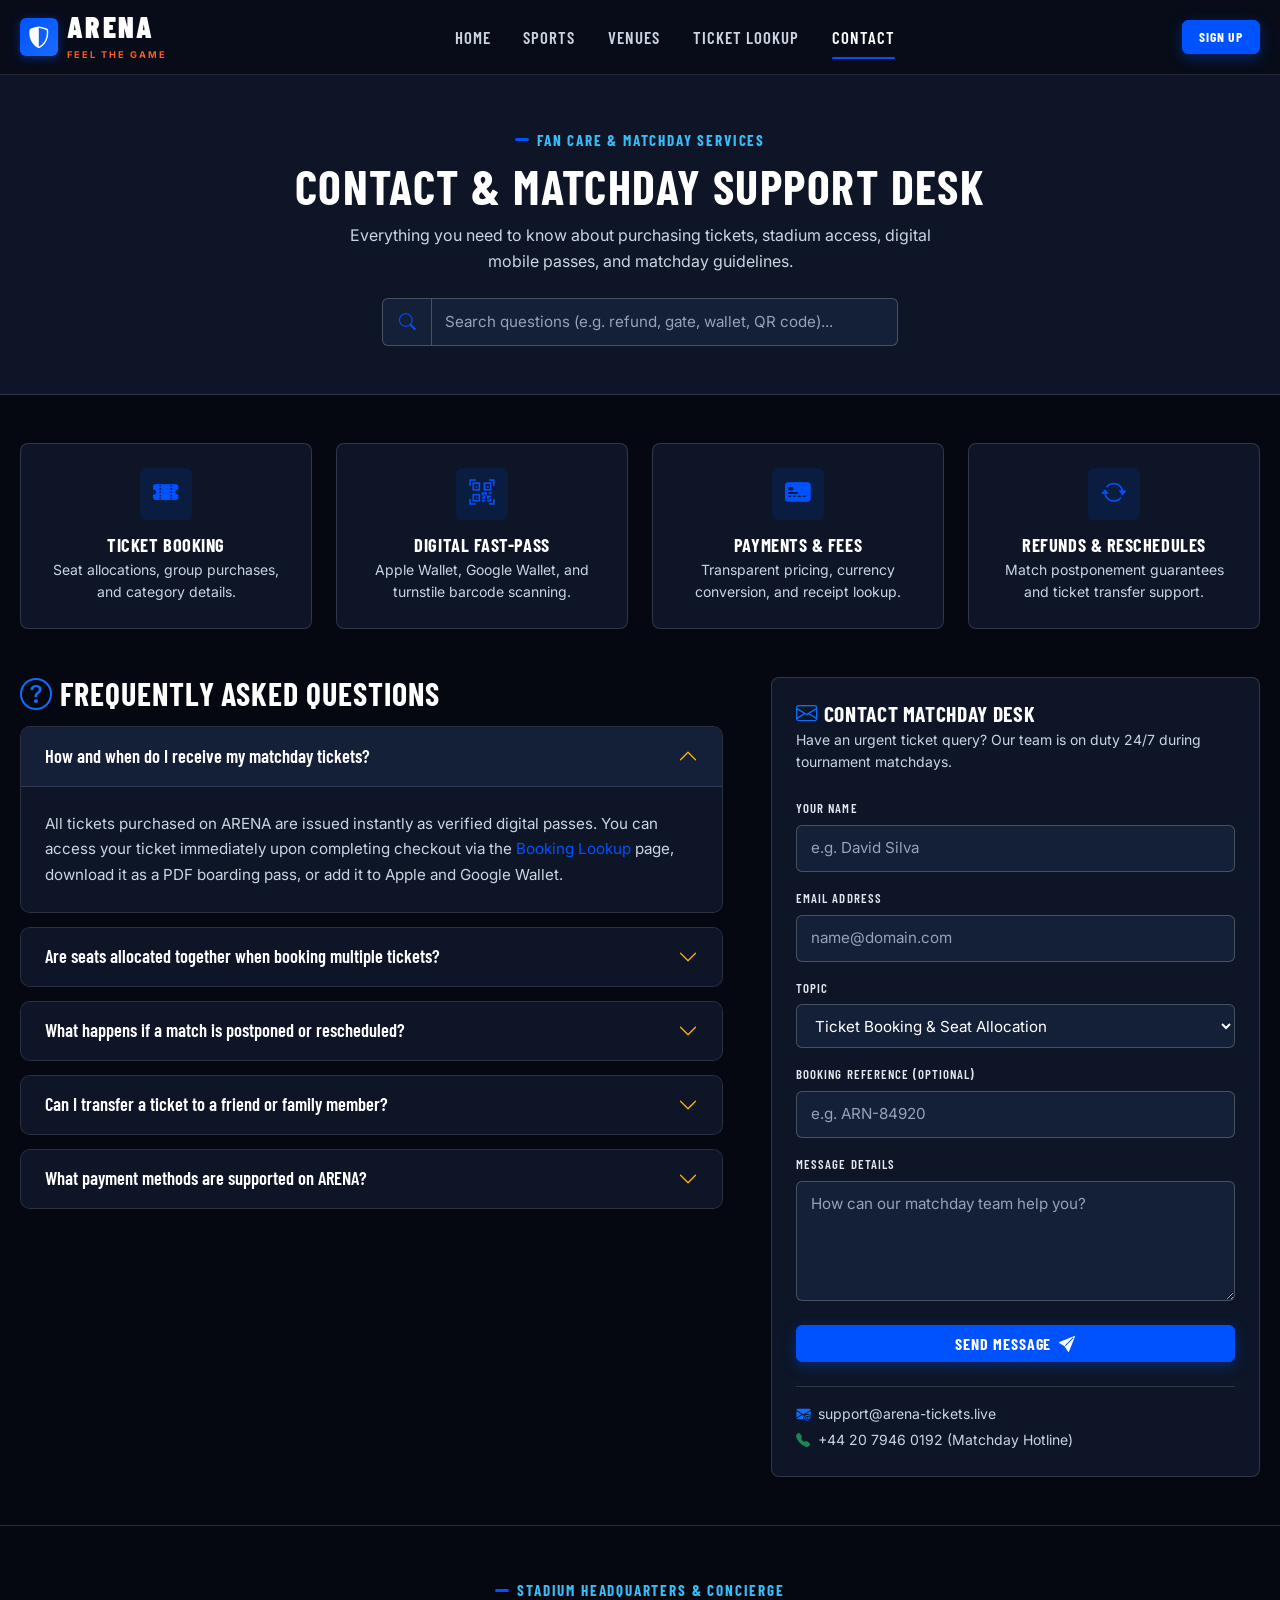
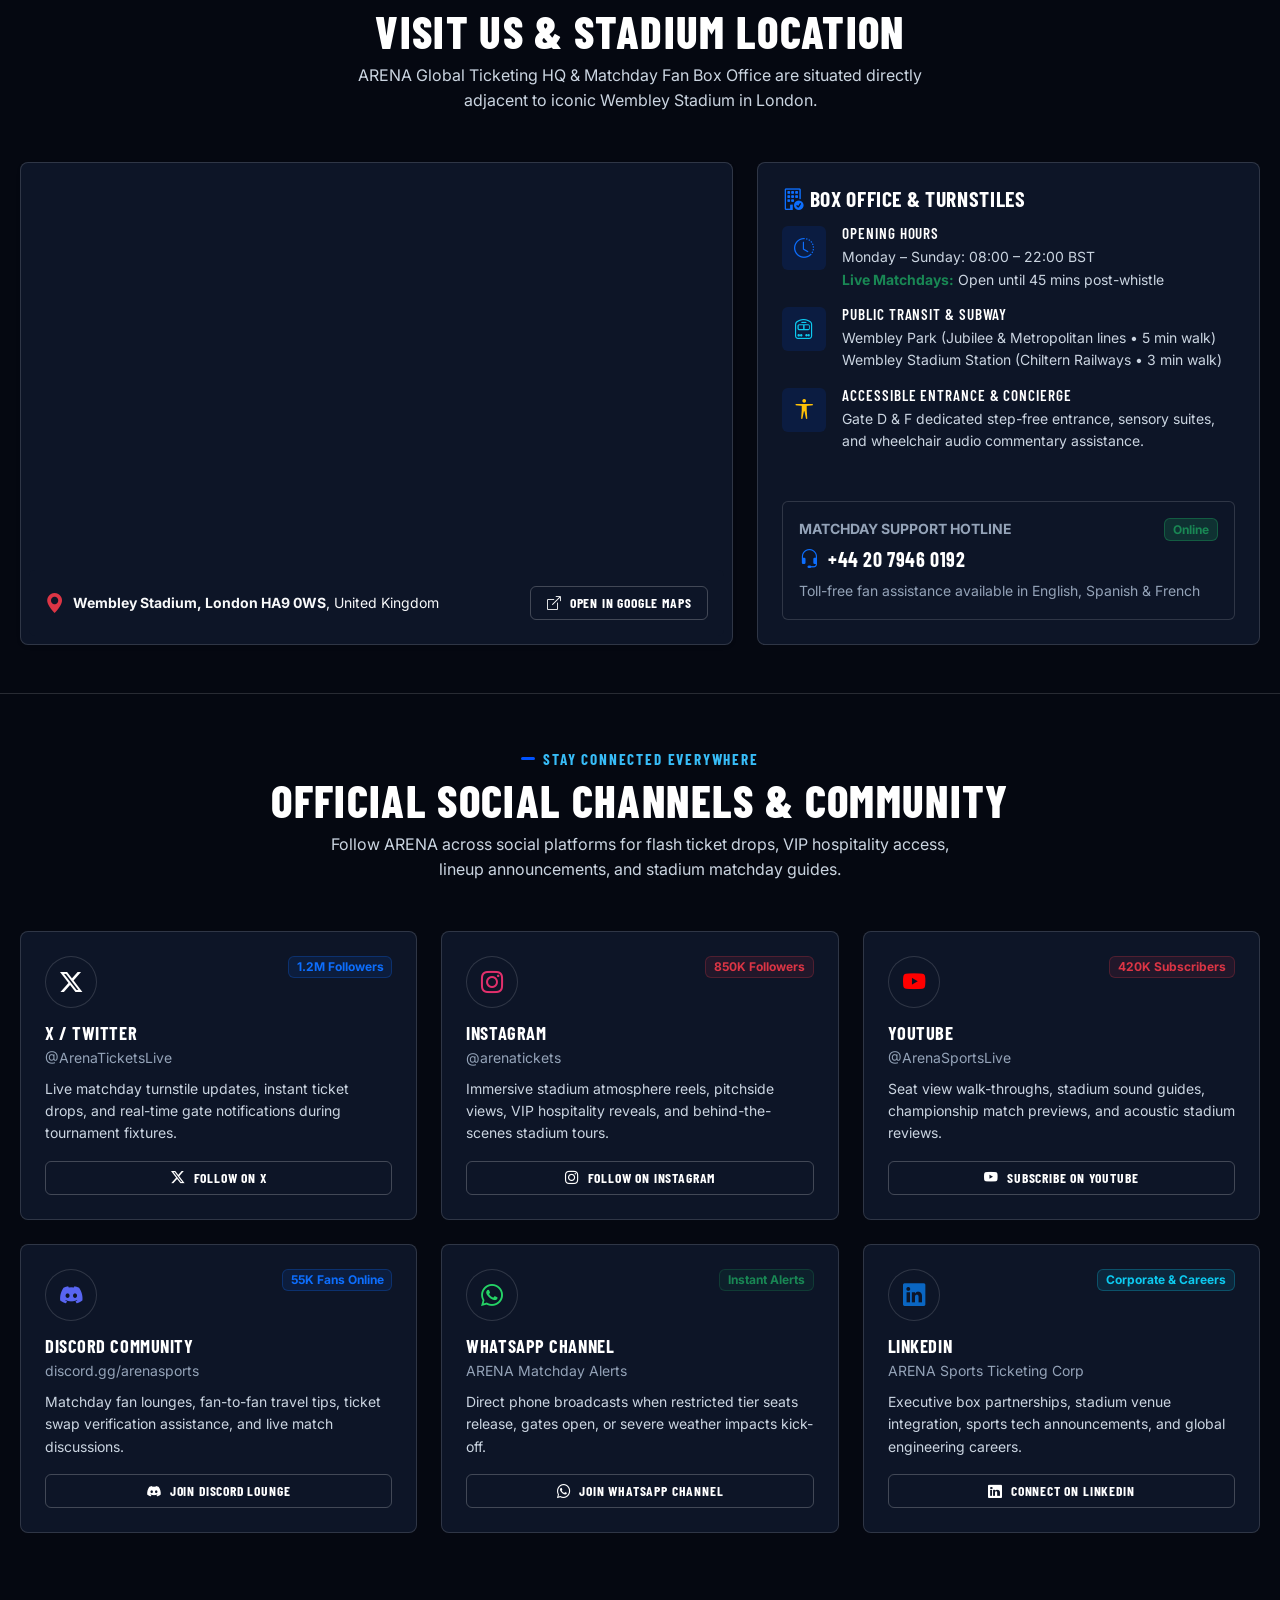
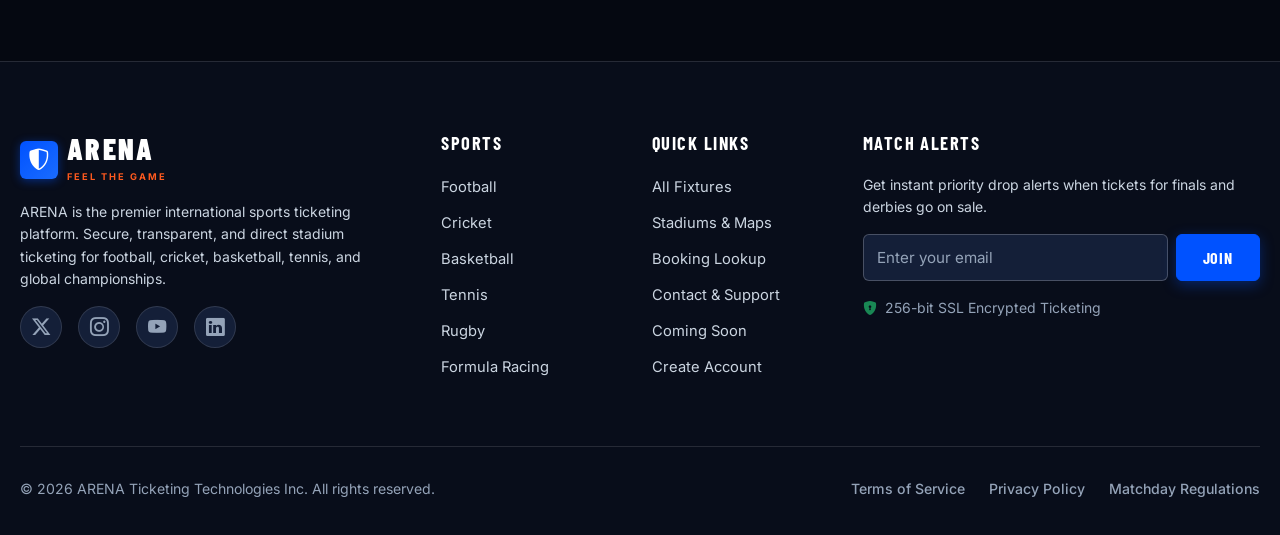
<file: contact.html>
<!DOCTYPE html>
<html lang="en" data-theme="dark" data-bs-theme="dark">
<head>
  <meta charset="UTF-8">
  <meta name="viewport" content="width=device-width, initial-scale=1.0">
  <title>Contact Us & Matchday Support Desk | ARENA</title>
  <meta name="description" content="Contact ARENA matchday support, submit inquiries, and find answers to frequently asked questions about ticket booking, stadium turnstile entry, and cancellation policies.">

  <!-- Bootstrap 5 CSS -->
  <link href="https://cdn.jsdelivr.net/npm/bootstrap@5.3.3/dist/css/bootstrap.min.css" rel="stylesheet">
  <!-- Bootstrap Icons -->
  <link rel="stylesheet" href="https://cdn.jsdelivr.net/npm/bootstrap-icons@1.11.3/font/bootstrap-icons.min.css">

  <!-- Favicon -->
  <link rel="icon" type="image/svg+xml" href="assets/images/favicon.svg">

  <!-- Custom Stylesheets -->
  <link rel="stylesheet" href="assets/css/theme.css">
  <link rel="stylesheet" href="assets/css/style.css">
  <link rel="stylesheet" href="assets/css/responsive.css">
</head>
<body>

  <!-- PRIMARY NAVBAR -->
  <header class="arena-navbar">
    <div class="container-custom d-flex align-items-center justify-content-between">
      <a href="index.html" class="navbar-brand-arena" aria-label="ARENA Homepage">
        <div class="brand-icon"><i class="bi bi-shield-shaded"></i></div>
        <div>
          <span class="brand-text">ARENA</span>
          <span class="brand-tag">FEEL THE GAME</span>
        </div>
      </a>

      <!-- Desktop Main Navigation (No dropdowns, Help changed to Contact, Offers removed) -->
      <nav class="d-none d-xl-flex align-items-center gap-1" aria-label="Main Navigation">
        <a href="index.html" class="arena-nav-link">Home</a>
        <a href="events.html" class="arena-nav-link">Sports</a>
        <a href="venue-details.html" class="arena-nav-link">Venues</a>
        <a href="ticket-details.html" class="arena-nav-link">Ticket Lookup</a>
        <a href="contact.html" class="arena-nav-link active">Contact</a>
      </nav>

      <!-- Right Actions (Sign Up CTA retained, search/theme/login/find tickets removed) -->
      <div class="d-flex align-items-center gap-2">
        <a href="signup.html" class="btn btn-sm btn-primary header-signup-btn">Sign Up</a>

        <!-- Mobile Hamburger Toggler -->
        <button class="navbar-toggler d-xl-none" type="button" aria-label="Toggle navigation">
          <i class="bi bi-list fs-3"></i>
        </button>
      </div>
    </div>

    <!-- Mobile Navigation Drawer -->
    <div class="navbar-collapse d-xl-none" id="arenaNavbarNav">
      <button class="mobile-close-btn" aria-label="Close Navigation Drawer"><i class="bi bi-x-lg"></i></button>
      <div class="d-flex align-items-center gap-2 mb-4">
        <div class="brand-icon"><i class="bi bi-shield-shaded"></i></div>
        <span class="brand-text">ARENA</span>
      </div>
      <a href="index.html" class="arena-nav-link">Home</a>
      <a href="events.html" class="arena-nav-link">Sports</a>
      <a href="venue-details.html" class="arena-nav-link">Venues</a>
      <a href="ticket-details.html" class="arena-nav-link">Ticket Lookup</a>
      <a href="contact.html" class="arena-nav-link active">Contact</a>

      <!-- Mobile Action Button (Sign Up retained) -->
      <div class="navbar-actions-mobile mt-3">
        <a href="signup.html" class="btn btn-primary w-100">Sign Up</a>
      </div>
    </div>
  </header>

  <!-- =========================================================================
       PAGE HEADER
       ========================================================================= -->
  <section class="py-5 bg-surface-1 border-bottom border-subtle">
    <div class="container-custom text-center">
      <span class="section-subtitle">Fan Care & Matchday Services</span>
      <h1 class="display-5 fw-bold mb-2">CONTACT & MATCHDAY SUPPORT DESK</h1>
      <p class="text-secondary max-w-600 mx-auto" style="max-width: 620px;">
        Everything you need to know about purchasing tickets, stadium access, digital mobile passes, and matchday guidelines.
      </p>

      <div class="col-md-6 col-lg-5 mx-auto mt-4">
        <div class="input-group">
          <span class="input-group-text bg-surface-2 border-subtle text-primary"><i class="bi bi-search"></i></span>
          <input type="text" class="arena-input" id="faqSearchInput" placeholder="Search questions (e.g. refund, gate, wallet, QR code)...">
        </div>
      </div>
    </div>
  </section>

  <!-- =========================================================================
       HELP TOPIC CARDS
       ========================================================================= -->
  <section class="py-5">
    <div class="container-custom">
      <div class="row g-4 mb-5">
        <div class="col-md-3">
          <div class="p-4 bg-surface-1 border border-subtle rounded-3 text-center h-100">
            <div class="feature-icon-wrap mx-auto mb-3"><i class="bi bi-ticket-perforated-fill"></i></div>
            <h5 class="font-heading mb-1">Ticket Booking</h5>
            <p class="text-secondary small mb-0">Seat allocations, group purchases, and category details.</p>
          </div>
        </div>
        <div class="col-md-3">
          <div class="p-4 bg-surface-1 border border-subtle rounded-3 text-center h-100">
            <div class="feature-icon-wrap mx-auto mb-3"><i class="bi bi-qr-code-scan"></i></div>
            <h5 class="font-heading mb-1">Digital Fast-Pass</h5>
            <p class="text-secondary small mb-0">Apple Wallet, Google Wallet, and turnstile barcode scanning.</p>
          </div>
        </div>
        <div class="col-md-3">
          <div class="p-4 bg-surface-1 border border-subtle rounded-3 text-center h-100">
            <div class="feature-icon-wrap mx-auto mb-3"><i class="bi bi-credit-card-2-front-fill"></i></div>
            <h5 class="font-heading mb-1">Payments & Fees</h5>
            <p class="text-secondary small mb-0">Transparent pricing, currency conversion, and receipt lookup.</p>
          </div>
        </div>
        <div class="col-md-3">
          <div class="p-4 bg-surface-1 border border-subtle rounded-3 text-center h-100">
            <div class="feature-icon-wrap mx-auto mb-3"><i class="bi bi-arrow-repeat"></i></div>
            <h5 class="font-heading mb-1">Refunds & Reschedules</h5>
            <p class="text-secondary small mb-0">Match postponement guarantees and ticket transfer support.</p>
          </div>
        </div>
      </div>

      <!-- FAQs & Contact Form Grid -->
      <div class="row g-5">
        
        <!-- Left: Accordion FAQs -->
        <div class="col-lg-7">
          <h3 class="font-heading mb-3"><i class="bi bi-question-circle text-primary"></i> Frequently Asked Questions</h3>

          <div class="accordion arena-accordion" id="helpFaqAccordion">
            
            <div class="accordion-item faq-item">
              <h2 class="accordion-header">
                <button class="accordion-button" type="button" data-bs-toggle="collapse" data-bs-target="#faqOne">
                  How and when do I receive my matchday tickets?
                </button>
              </h2>
              <div id="faqOne" class="accordion-collapse collapse show">
                <div class="accordion-body">
                  All tickets purchased on ARENA are issued instantly as verified digital passes. You can access your ticket immediately upon completing checkout via the <a href="ticket-details.html">Booking Lookup</a> page, download it as a PDF boarding pass, or add it to Apple and Google Wallet.
                </div>
              </div>
            </div>

            <div class="accordion-item faq-item">
              <h2 class="accordion-header">
                <button class="accordion-button collapsed" type="button" data-bs-toggle="collapse" data-bs-target="#faqTwo">
                  Are seats allocated together when booking multiple tickets?
                </button>
              </h2>
              <div id="faqTwo" class="accordion-collapse collapse">
                <div class="accordion-body">
                  Yes, absolutely. Our interactive stadium seating engine allows you to visually select adjacent seats side-by-side in real time. When booking, consecutive seats in the same row are locked together for your group.
                </div>
              </div>
            </div>

            <div class="accordion-item faq-item">
              <h2 class="accordion-header">
                <button class="accordion-button collapsed" type="button" data-bs-toggle="collapse" data-bs-target="#faqThree">
                  What happens if a match is postponed or rescheduled?
                </button>
              </h2>
              <div id="faqThree" class="accordion-collapse collapse">
                <div class="accordion-body">
                  Under the ARENA Matchday Guarantee, your tickets remain 100% valid for the rescheduled fixture date. If you are unable to attend the rescheduled date, you may request a full face-value refund up to 72 hours before the new match start time.
                </div>
              </div>
            </div>

            <div class="accordion-item faq-item">
              <h2 class="accordion-header">
                <button class="accordion-button collapsed" type="button" data-bs-toggle="collapse" data-bs-target="#faqFour">
                  Can I transfer a ticket to a friend or family member?
                </button>
              </h2>
              <div id="faqFour" class="accordion-collapse collapse">
                <div class="accordion-body">
                  Yes. You can share your booking confirmation pass or download the individual PDF boarding pass and forward it directly to your guest. They will simply present the pass on their phone at the designated turnstile.
                </div>
              </div>
            </div>

            <div class="accordion-item faq-item">
              <h2 class="accordion-header">
                <button class="accordion-button collapsed" type="button" data-bs-toggle="collapse" data-bs-target="#faqFive">
                  What payment methods are supported on ARENA?
                </button>
              </h2>
              <div id="faqFive" class="accordion-collapse collapse">
                <div class="accordion-body">
                  We accept all major credit and debit cards (Visa, Mastercard, American Express), Apple Pay, Google Pay, and UPI QR payments with zero hidden transaction surcharges.
                </div>
              </div>
            </div>

          </div>
        </div>

        <!-- Right: Contact Form -->
        <div class="col-lg-5">
          <div class="p-4 bg-surface-1 border border-subtle rounded-3">
            <h4 class="font-heading mb-1"><i class="bi bi-envelope text-primary"></i> Contact Matchday Desk</h4>
            <p class="text-secondary small mb-4">Have an urgent ticket query? Our team is on duty 24/7 during tournament matchdays.</p>

            <form id="helpContactForm" class="d-flex flex-column gap-3" onsubmit="event.preventDefault(); window.ArenaToast ? window.ArenaToast.show('Your message has been dispatched to Matchday Support. Reference ticket #ARN-SUP-772.', 'success') : alert('Message sent'); this.reset();">
              <div>
                <label class="search-field-label">Your Name</label>
                <input type="text" class="arena-input" placeholder="e.g. David Silva" required>
              </div>

              <div>
                <label class="search-field-label">Email Address</label>
                <input type="email" class="arena-input" placeholder="name@domain.com" required>
              </div>

              <div>
                <label class="search-field-label">Topic</label>
                <select class="arena-select" required>
                  <option value="ticketing">Ticket Booking & Seat Allocation</option>
                  <option value="turnstile">Turnstile Entry & QR Pass</option>
                  <option value="refund">Refund / Reschedule Request</option>
                  <option value="vip">Hospitality & Corporate Suites</option>
                </select>
              </div>

              <div>
                <label class="search-field-label">Booking Reference (Optional)</label>
                <input type="text" class="arena-input" placeholder="e.g. ARN-84920">
              </div>

              <div>
                <label class="search-field-label">Message Details</label>
                <textarea class="arena-input" rows="4" placeholder="How can our matchday team help you?" required></textarea>
              </div>

              <button type="submit" class="btn btn-primary w-100 py-2">
                Send Message <i class="bi bi-send-fill"></i>
              </button>
            </form>

            <div class="mt-4 pt-3 border-top border-subtle small text-secondary">
              <div class="d-flex align-items-center gap-2 mb-1">
                <i class="bi bi-envelope-at-fill text-primary"></i> support@arena-tickets.live
              </div>
              <div class="d-flex align-items-center gap-2">
                <i class="bi bi-telephone-fill text-success"></i> +44 20 7946 0192 (Matchday Hotline)
              </div>
            </div>
          </div>
        </div>

      </div>

    </div>
  </section>

  <!-- =========================================================================
       STADIUM HEADQUARTERS & INTERACTIVE MAP
       ========================================================================= -->
  <section class="py-5 bg-surface-0 border-top border-bottom border-subtle">
    <div class="container-custom">
      <div class="section-header text-center mb-5">
        <span class="section-subtitle">Stadium Headquarters & Concierge</span>
        <h2>Visit Us & Stadium Location</h2>
        <p class="text-secondary max-w-600 mx-auto" style="max-width: 620px;">
          ARENA Global Ticketing HQ & Matchday Fan Box Office are situated directly adjacent to iconic Wembley Stadium in London.
        </p>
      </div>

      <div class="row g-4 align-items-stretch">
        <!-- Interactive Map Embed -->
        <div class="col-lg-7">
          <div class="p-2 bg-surface-1 border border-subtle rounded-3 h-100 shadow-sm overflow-hidden d-flex flex-column">
            <div class="ratio ratio-16x9 flex-grow-1" style="min-height: 380px; border-radius: var(--radius-sm); overflow: hidden;">
              <iframe 
                src="https://maps.google.com/maps?q=Wembley%20Stadium,%20London,%20UK&t=&z=15&ie=UTF8&iwloc=&output=embed" 
                style="border: 0; width: 100%; height: 100%; filter: invert(90%) hue-rotate(180deg) contrast(1.1);" 
                allowfullscreen="" 
                loading="lazy" 
                referrerpolicy="no-referrer-when-downgrade"
                title="ARENA Stadium Headquarters Map">
              </iframe>
            </div>
            <div class="p-3 bg-surface-2 rounded-2 mt-2 d-flex align-items-center justify-content-between flex-wrap gap-2">
              <div class="d-flex align-items-center gap-2">
                <i class="bi bi-geo-alt-fill text-danger fs-5"></i>
                <span class="small text-light"><strong>Wembley Stadium, London HA9 0WS</strong>, United Kingdom</span>
              </div>
              <a href="https://maps.google.com/?q=Wembley+Stadium+London" target="_blank" rel="noopener noreferrer" class="btn btn-sm btn-outline-arena">
                <i class="bi bi-box-arrow-up-right"></i> Open in Google Maps
              </a>
            </div>
          </div>
        </div>

        <!-- Headquarters Details & Transit -->
        <div class="col-lg-5">
          <div class="p-4 bg-surface-1 border border-subtle rounded-3 h-100 d-flex flex-column justify-content-between">
            <div>
              <h4 class="font-heading mb-3"><i class="bi bi-building-check text-primary"></i> Box Office & Turnstiles</h4>
              
              <div class="d-flex flex-column gap-3 mb-4">
                <div class="d-flex gap-3">
                  <div class="feature-icon-wrap flex-shrink-0" style="width: 44px; height: 44px; font-size: 1.25rem;">
                    <i class="bi bi-clock-history text-primary"></i>
                  </div>
                  <div>
                    <h6 class="mb-1 text-white">Opening Hours</h6>
                    <p class="text-secondary small mb-0">Monday – Sunday: 08:00 – 22:00 BST<br><span class="text-success fw-bold">Live Matchdays:</span> Open until 45 mins post-whistle</p>
                  </div>
                </div>

                <div class="d-flex gap-3">
                  <div class="feature-icon-wrap flex-shrink-0" style="width: 44px; height: 44px; font-size: 1.25rem;">
                    <i class="bi bi-train-front text-info"></i>
                  </div>
                  <div>
                    <h6 class="mb-1 text-white">Public Transit & Subway</h6>
                    <p class="text-secondary small mb-0">Wembley Park (Jubilee & Metropolitan lines &bull; 5 min walk)<br>Wembley Stadium Station (Chiltern Railways &bull; 3 min walk)</p>
                  </div>
                </div>

                <div class="d-flex gap-3">
                  <div class="feature-icon-wrap flex-shrink-0" style="width: 44px; height: 44px; font-size: 1.25rem;">
                    <i class="bi bi-universal-access text-warning"></i>
                  </div>
                  <div>
                    <h6 class="mb-1 text-white">Accessible Entrance & Concierge</h6>
                    <p class="text-secondary small mb-0">Gate D & F dedicated step-free entrance, sensory suites, and wheelchair audio commentary assistance.</p>
                  </div>
                </div>
              </div>
            </div>

            <div class="p-3 bg-surface-2 border border-subtle rounded-2">
              <div class="d-flex align-items-center justify-content-between mb-2">
                <span class="small fw-bold text-uppercase text-muted">Matchday Support Hotline</span>
                <span class="badge bg-success bg-opacity-25 text-success border border-success border-opacity-50">Online</span>
              </div>
              <div class="d-flex align-items-center gap-2 font-heading fs-5 text-white">
                <i class="bi bi-headset text-primary"></i> +44 20 7946 0192
              </div>
              <span class="text-muted small">Toll-free fan assistance available in English, Spanish & French</span>
            </div>
          </div>
        </div>
      </div>
    </div>
  </section>

  <!-- =========================================================================
       SOCIAL CHANNELS & COMMUNITY HUB
       ========================================================================= -->
  <section class="py-5">
    <div class="container-custom">
      <div class="section-header text-center mb-5">
        <span class="section-subtitle">Stay Connected Everywhere</span>
        <h2>Official Social Channels & Community</h2>
        <p class="text-secondary max-w-600 mx-auto" style="max-width: 620px;">
          Follow ARENA across social platforms for flash ticket drops, VIP hospitality access, lineup announcements, and stadium matchday guides.
        </p>
      </div>

      <div class="row g-4 row-cols-1 row-cols-md-2 row-cols-lg-3">
        <!-- Twitter / X -->
        <div class="col">
          <div class="p-4 bg-surface-1 border border-subtle rounded-3 h-100 d-flex flex-column justify-content-between position-relative overflow-hidden">
            <div>
              <div class="d-flex justify-content-between align-items-start mb-3">
                <div class="d-inline-flex align-items-center justify-content-center bg-surface-2 border border-subtle rounded-circle" style="width: 52px; height: 52px; font-size: 1.4rem; color: #FFFFFF;">
                  <i class="bi bi-twitter-x"></i>
                </div>
                <span class="badge bg-primary bg-opacity-10 text-primary border border-primary border-opacity-25">1.2M Followers</span>
              </div>
              <h5 class="font-heading mb-1 text-white">X / Twitter</h5>
              <div class="text-muted small mb-2">@ArenaTicketsLive</div>
              <p class="text-secondary small mb-3">
                Live matchday turnstile updates, instant ticket drops, and real-time gate notifications during tournament fixtures.
              </p>
            </div>
            <a href="https://twitter.com" target="_blank" rel="noopener noreferrer" class="btn btn-sm btn-outline-arena w-100">
              <i class="bi bi-twitter-x"></i> Follow on X
            </a>
          </div>
        </div>

        <!-- Instagram -->
        <div class="col">
          <div class="p-4 bg-surface-1 border border-subtle rounded-3 h-100 d-flex flex-column justify-content-between position-relative overflow-hidden">
            <div>
              <div class="d-flex justify-content-between align-items-start mb-3">
                <div class="d-inline-flex align-items-center justify-content-center bg-surface-2 border border-subtle rounded-circle" style="width: 52px; height: 52px; font-size: 1.4rem; color: #E1306C;">
                  <i class="bi bi-instagram"></i>
                </div>
                <span class="badge bg-danger bg-opacity-10 text-danger border border-danger border-opacity-25">850K Followers</span>
              </div>
              <h5 class="font-heading mb-1 text-white">Instagram</h5>
              <div class="text-muted small mb-2">@arenatickets</div>
              <p class="text-secondary small mb-3">
                Immersive stadium atmosphere reels, pitchside views, VIP hospitality reveals, and behind-the-scenes stadium tours.
              </p>
            </div>
            <a href="https://instagram.com" target="_blank" rel="noopener noreferrer" class="btn btn-sm btn-outline-arena w-100">
              <i class="bi bi-instagram"></i> Follow on Instagram
            </a>
          </div>
        </div>

        <!-- YouTube -->
        <div class="col">
          <div class="p-4 bg-surface-1 border border-subtle rounded-3 h-100 d-flex flex-column justify-content-between position-relative overflow-hidden">
            <div>
              <div class="d-flex justify-content-between align-items-start mb-3">
                <div class="d-inline-flex align-items-center justify-content-center bg-surface-2 border border-subtle rounded-circle" style="width: 52px; height: 52px; font-size: 1.4rem; color: #FF0000;">
                  <i class="bi bi-youtube"></i>
                </div>
                <span class="badge bg-danger bg-opacity-10 text-danger border border-danger border-opacity-25">420K Subscribers</span>
              </div>
              <h5 class="font-heading mb-1 text-white">YouTube</h5>
              <div class="text-muted small mb-2">@ArenaSportsLive</div>
              <p class="text-secondary small mb-3">
                Seat view walk-throughs, stadium sound guides, championship match previews, and acoustic stadium reviews.
              </p>
            </div>
            <a href="https://youtube.com" target="_blank" rel="noopener noreferrer" class="btn btn-sm btn-outline-arena w-100">
              <i class="bi bi-youtube"></i> Subscribe on YouTube
            </a>
          </div>
        </div>

        <!-- Discord -->
        <div class="col">
          <div class="p-4 bg-surface-1 border border-subtle rounded-3 h-100 d-flex flex-column justify-content-between position-relative overflow-hidden">
            <div>
              <div class="d-flex justify-content-between align-items-start mb-3">
                <div class="d-inline-flex align-items-center justify-content-center bg-surface-2 border border-subtle rounded-circle" style="width: 52px; height: 52px; font-size: 1.4rem; color: #5865F2;">
                  <i class="bi bi-discord"></i>
                </div>
                <span class="badge bg-primary bg-opacity-10 text-primary border border-primary border-opacity-25">55K Fans Online</span>
              </div>
              <h5 class="font-heading mb-1 text-white">Discord Community</h5>
              <div class="text-muted small mb-2">discord.gg/arenasports</div>
              <p class="text-secondary small mb-3">
                Matchday fan lounges, fan-to-fan travel tips, ticket swap verification assistance, and live match discussions.
              </p>
            </div>
            <a href="https://discord.com" target="_blank" rel="noopener noreferrer" class="btn btn-sm btn-outline-arena w-100">
              <i class="bi bi-discord"></i> Join Discord Lounge
            </a>
          </div>
        </div>

        <!-- WhatsApp Broadcast -->
        <div class="col">
          <div class="p-4 bg-surface-1 border border-subtle rounded-3 h-100 d-flex flex-column justify-content-between position-relative overflow-hidden">
            <div>
              <div class="d-flex justify-content-between align-items-start mb-3">
                <div class="d-inline-flex align-items-center justify-content-center bg-surface-2 border border-subtle rounded-circle" style="width: 52px; height: 52px; font-size: 1.4rem; color: #25D366;">
                  <i class="bi bi-whatsapp"></i>
                </div>
                <span class="badge bg-success bg-opacity-10 text-success border border-success border-opacity-25">Instant Alerts</span>
              </div>
              <h5 class="font-heading mb-1 text-white">WhatsApp Channel</h5>
              <div class="text-muted small mb-2">ARENA Matchday Alerts</div>
              <p class="text-secondary small mb-3">
                Direct phone broadcasts when restricted tier seats release, gates open, or severe weather impacts kick-off.
              </p>
            </div>
            <a href="https://whatsapp.com" target="_blank" rel="noopener noreferrer" class="btn btn-sm btn-outline-arena w-100">
              <i class="bi bi-whatsapp"></i> Join WhatsApp Channel
            </a>
          </div>
        </div>

        <!-- LinkedIn -->
        <div class="col">
          <div class="p-4 bg-surface-1 border border-subtle rounded-3 h-100 d-flex flex-column justify-content-between position-relative overflow-hidden">
            <div>
              <div class="d-flex justify-content-between align-items-start mb-3">
                <div class="d-inline-flex align-items-center justify-content-center bg-surface-2 border border-subtle rounded-circle" style="width: 52px; height: 52px; font-size: 1.4rem; color: #0A66C2;">
                  <i class="bi bi-linkedin"></i>
                </div>
                <span class="badge bg-info bg-opacity-10 text-info border border-info border-opacity-25">Corporate & Careers</span>
              </div>
              <h5 class="font-heading mb-1 text-white">LinkedIn</h5>
              <div class="text-muted small mb-2">ARENA Sports Ticketing Corp</div>
              <p class="text-secondary small mb-3">
                Executive box partnerships, stadium venue integration, sports tech announcements, and global engineering careers.
              </p>
            </div>
            <a href="https://linkedin.com" target="_blank" rel="noopener noreferrer" class="btn btn-sm btn-outline-arena w-100">
              <i class="bi bi-linkedin"></i> Connect on LinkedIn
            </a>
          </div>
        </div>
      </div>
    </div>
  </section>

  <!-- FOOTER -->
  <footer class="arena-footer">
    <div class="container-custom">
      <div class="row g-4">
        <!-- Brand Info -->
        <div class="col-lg-4">
          <a href="index.html" class="navbar-brand-arena mb-3">
            <div class="brand-icon">
              <i class="bi bi-shield-shaded"></i>
            </div>
            <div>
              <span class="brand-text">ARENA</span>
              <span class="brand-tag">FEEL THE GAME</span>
            </div>
          </a>
          <p class="text-secondary small pe-lg-4">
            ARENA is the premier international sports ticketing platform. Secure, transparent, and direct stadium ticketing for football, cricket, basketball, tennis, and global championships.
          </p>
          <div class="d-flex gap-3 text-muted fs-5">
            <a href="#" class="text-secondary" aria-label="Twitter"><i class="bi bi-twitter-x"></i></a>
            <a href="#" class="text-secondary" aria-label="Instagram"><i class="bi bi-instagram"></i></a>
            <a href="#" class="text-secondary" aria-label="YouTube"><i class="bi bi-youtube"></i></a>
            <a href="#" class="text-secondary" aria-label="LinkedIn"><i class="bi bi-linkedin"></i></a>
          </div>
        </div>

        <!-- Sports Links -->
        <div class="col-6 col-lg-2">
          <h5 class="footer-heading">Sports</h5>
          <ul class="footer-links">
            <li><a href="events.html?sport=Football">Football</a></li>
            <li><a href="events.html?sport=Cricket">Cricket</a></li>
            <li><a href="events.html?sport=Basketball">Basketball</a></li>
            <li><a href="events.html?sport=Tennis">Tennis</a></li>
            <li><a href="events.html?sport=Rugby">Rugby</a></li>
            <li><a href="events.html?sport=Formula+Racing">Formula Racing</a></li>
          </ul>
        </div>

        <!-- Quick Links -->
        <div class="col-6 col-lg-2">
          <h5 class="footer-heading">Quick Links</h5>
          <ul class="footer-links">
            <li><a href="events.html">All Fixtures</a></li>
            <li><a href="venue-details.html">Stadiums & Maps</a></li>
            <li><a href="ticket-details.html">Booking Lookup</a></li>
            <li><a href="contact.html">Contact & Support</a></li>
            <li><a href="coming-soon.html">Coming Soon</a></li>
            <li><a href="signup.html">Create Account</a></li>
          </ul>
        </div>

        <!-- Newsletter & Guarantee -->
        <div class="col-lg-4">
          <h5 class="footer-heading">Match Alerts</h5>
          <p class="text-secondary small">Get instant priority drop alerts when tickets for finals and derbies go on sale.</p>
          <form class="d-flex gap-2" onsubmit="event.preventDefault(); window.ArenaToast ? window.ArenaToast.show('Subscribed to match alerts!', 'success') : alert('Subscribed');">
            <input type="email" class="arena-input" placeholder="Enter your email" required>
            <button type="submit" class="btn btn-primary text-nowrap">Join</button>
          </form>
          <div class="d-flex align-items-center gap-2 mt-3 text-muted small">
            <i class="bi bi-shield-lock-fill text-success"></i> 256-bit SSL Encrypted Ticketing
          </div>
        </div>
      </div>

      <div class="footer-bottom">
        <div>&copy; 2026 ARENA Ticketing Technologies Inc. All rights reserved.</div>
        <div class="footer-legal-links">
          <a href="contact.html">Terms of Service</a>
          <a href="contact.html">Privacy Policy</a>
          <a href="contact.html">Matchday Regulations</a>
        </div>
      </div>
    </div>
  </footer>

  <!-- Scripts -->
  <script src="https://cdn.jsdelivr.net/npm/bootstrap@5.3.3/dist/js/bootstrap.bundle.min.js"></script>
  <script src="assets/js/theme.js"></script>
  <script src="assets/js/main.js"></script>
  <script>
    document.addEventListener('DOMContentLoaded', () => {
      // Instant FAQ filter
      const searchInput = document.getElementById('faqSearchInput');
      const faqItems = document.querySelectorAll('.faq-item');

      if (searchInput) {
        searchInput.addEventListener('input', (e) => {
          const q = e.target.value.toLowerCase().trim();
          faqItems.forEach((item) => {
            const text = item.textContent.toLowerCase();
            if (!q || text.includes(q)) {
              item.style.display = 'block';
            } else {
              item.style.display = 'none';
            }
          });
        });
      }
    });
  </script>
</body>
</html>
</file>
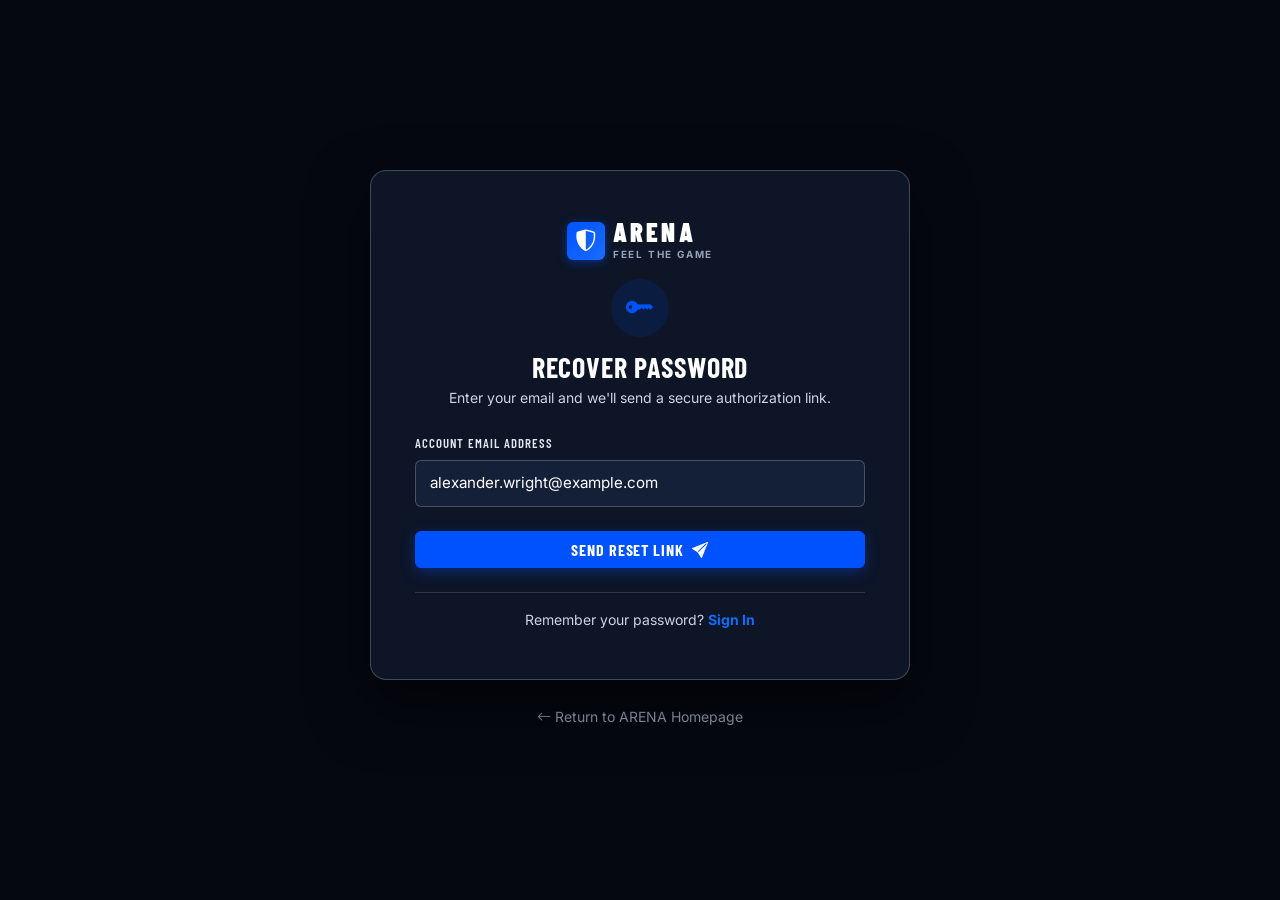
<file: forgot-password.html>
<!DOCTYPE html>
<html lang="en" data-theme="dark" data-bs-theme="dark">
<head>
  <meta charset="UTF-8">
  <meta name="viewport" content="width=device-width, initial-scale=1.0">
  <title>Reset Password | ARENA Sports Ticketing</title>
  <meta name="description" content="Reset your ARENA account password. We will send a secure password reset link to your registered email address.">

  <!-- Bootstrap 5 CSS -->
  <link href="https://cdn.jsdelivr.net/npm/bootstrap@5.3.3/dist/css/bootstrap.min.css" rel="stylesheet">
  <!-- Bootstrap Icons -->
  <link rel="stylesheet" href="https://cdn.jsdelivr.net/npm/bootstrap-icons@1.11.3/font/bootstrap-icons.min.css">

  <!-- Favicon -->
  <link rel="icon" type="image/svg+xml" href="assets/images/favicon.svg">

  <!-- Custom Stylesheets -->
  <link rel="stylesheet" href="assets/css/theme.css">
  <link rel="stylesheet" href="assets/css/style.css">
  <link rel="stylesheet" href="assets/css/responsive.css">
</head>
<body class="min-vh-100 d-flex flex-column justify-content-center">

  <!-- =========================================================================
       PASSWORD RECOVERY SECTION (Clean Fullscreen Card with Brandname Top Center)
       ========================================================================= -->
  <main class="auth-page" style="background-image: linear-gradient(180deg, rgba(5, 8, 17, 0.85) 0%, var(--bg-body) 100%), url('https://images.unsplash.com/photo-1574629810360-7efbbe195018?auto=format&fit=crop&w=1800&q=80');">
    <div class="auth-card-wrapper">
      <div class="auth-card">
        
        <!-- Top Center Brand Logo -->
        <div class="text-center mb-4">
          <a href="index.html" class="d-inline-flex align-items-center justify-content-center gap-2 text-decoration-none mb-3">
            <div class="brand-icon">
              <i class="bi bi-shield-shaded"></i>
            </div>
            <div class="text-start">
              <span class="brand-text d-block" style="font-family: var(--font-heading); font-size: 1.65rem; font-weight: 900; color: #FFFFFF; letter-spacing: 0.12em; line-height: 1;">ARENA</span>
              <span class="brand-tag d-block" style="font-size: 0.62rem; color: #94A3B8; letter-spacing: 0.18em; text-transform: uppercase;">FEEL THE GAME</span>
            </div>
          </a>
          <div>
            <div class="mb-3 d-inline-flex align-items-center justify-content-center" style="width: 58px; height: 58px; border-radius: 50%; background: var(--color-primary-light); color: var(--color-primary);">
              <i class="bi bi-key-fill fs-3"></i>
            </div>
            <h1 class="h3 font-heading mb-1 text-white">Recover Password</h1>
            <p class="text-secondary small mb-0">Enter your email and we'll send a secure authorization link.</p>
          </div>
        </div>

        <!-- Recovery Form -->
        <form id="forgotPasswordForm" class="d-flex flex-column gap-3">
          <div>
            <label class="search-field-label">Account Email Address</label>
            <input type="email" class="arena-input" id="resetEmail" placeholder="name@example.com" value="alexander.wright@example.com" required>
          </div>

          <button type="submit" class="btn btn-primary w-100 py-2 mt-2">
            Send Reset Link <i class="bi bi-send-fill"></i>
          </button>
        </form>

        <!-- Success State Card (Revealed via JS) -->
        <div id="resetSentCard" class="text-center py-3" style="display: none;">
          <div class="mb-3 d-inline-flex align-items-center justify-content-center" style="width: 58px; height: 58px; border-radius: 50%; background: var(--color-success-light); color: var(--color-success);">
            <i class="bi bi-envelope-check-fill fs-3"></i>
          </div>
          <h4 class="font-heading mb-2">Check Your Inbox</h4>
          <p class="text-secondary small mb-3">
            We've dispatched password recovery instructions to <strong id="sentEmailAddress" class="text-primary">alexander.wright@example.com</strong>.
          </p>
          <div class="d-flex flex-column gap-2">
            <button type="button" class="btn btn-sm btn-outline-arena" id="btnResendReset" disabled>
              Resend Link <span id="resendCountdown">(60s)</span>
            </button>
            <a href="login.html" class="btn btn-sm btn-primary mt-2">Back to Sign In</a>
          </div>
        </div>

        <div class="text-center mt-4 pt-3 border-top border-subtle text-secondary small">
          Remember your password? 
          <a href="login.html" class="text-primary fw-bold text-decoration-none">Sign In</a>
        </div>

      </div>

      <!-- Bottom Return Link -->
      <div class="text-center mt-4">
        <a href="index.html" class="text-muted small text-decoration-none">
          <i class="bi bi-arrow-left"></i> Return to ARENA Homepage
        </a>
      </div>

    </div>
  </main>

  <!-- Scripts -->
  <script src="https://cdn.jsdelivr.net/npm/bootstrap@5.3.3/dist/js/bootstrap.bundle.min.js"></script>
  <script src="assets/js/theme.js"></script>
  <script src="assets/js/auth.js"></script>
  <script src="assets/js/main.js"></script>
</body>
</html>
</file>
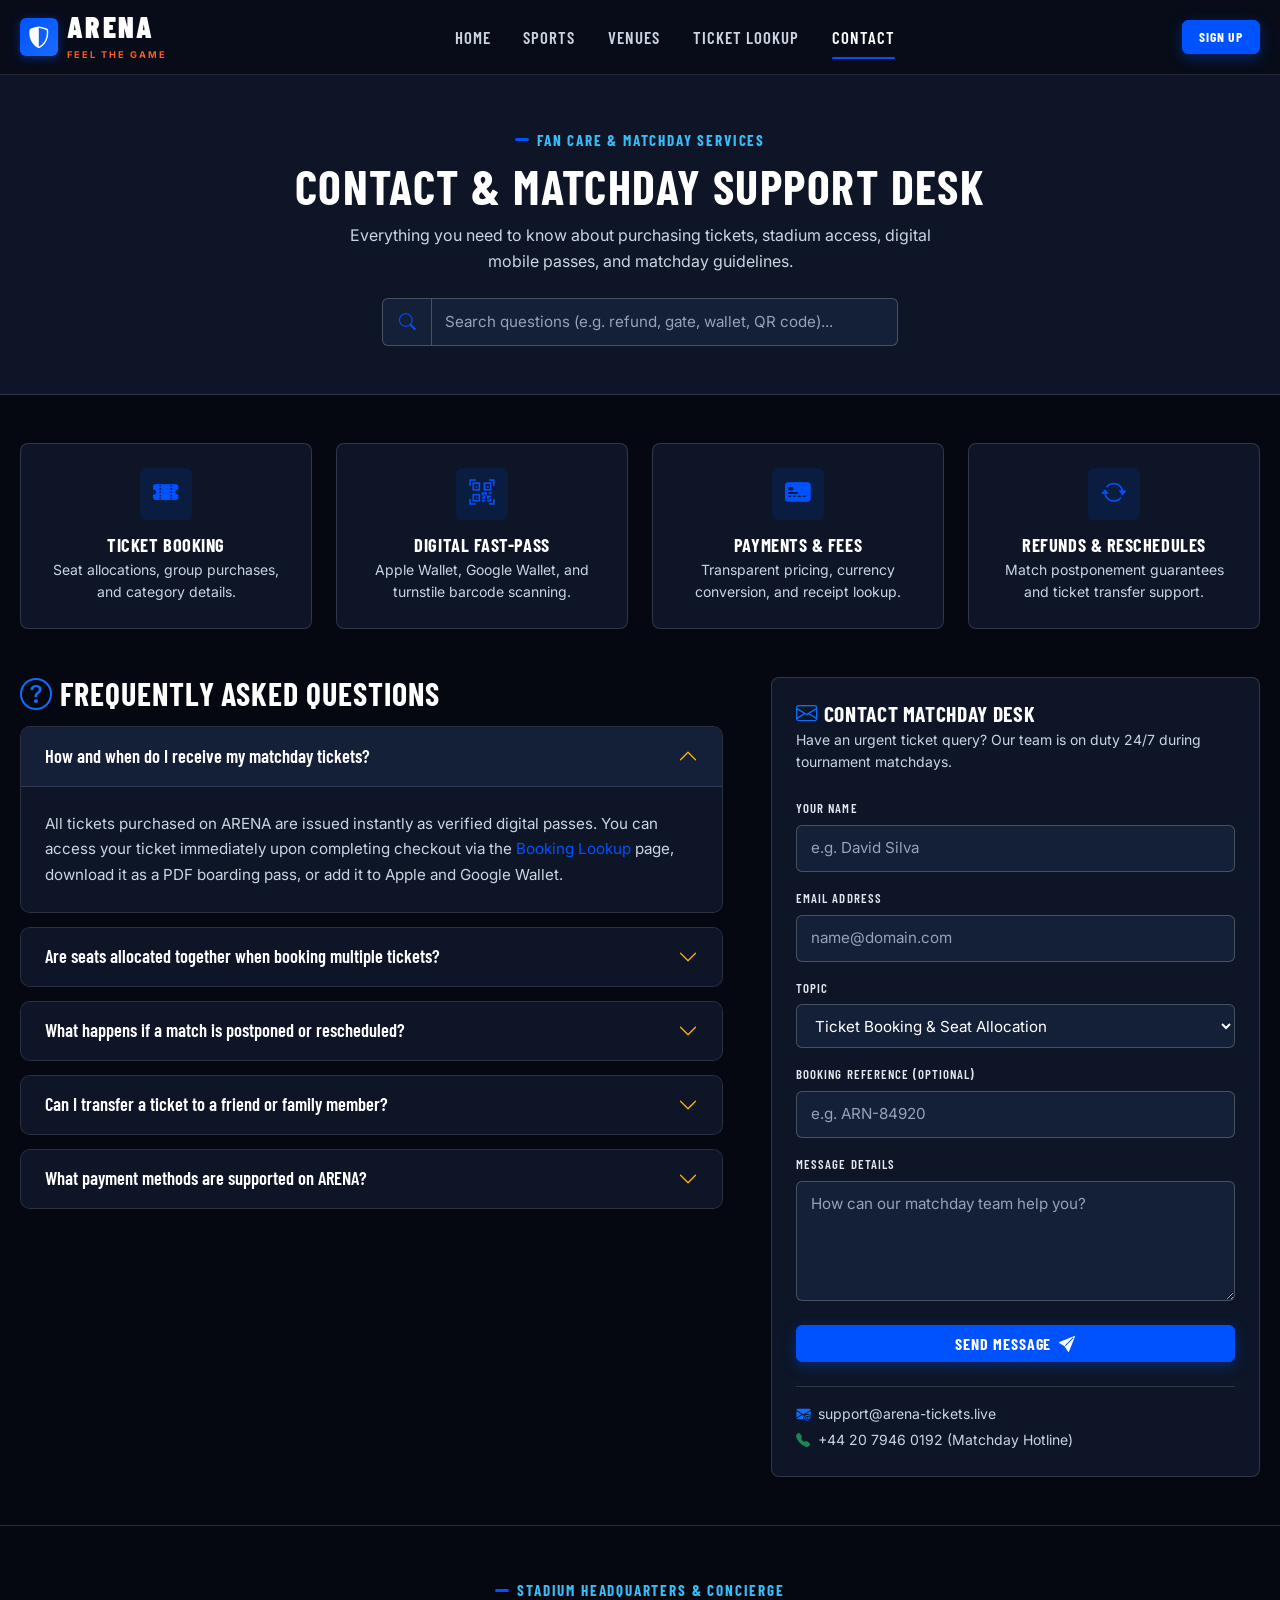
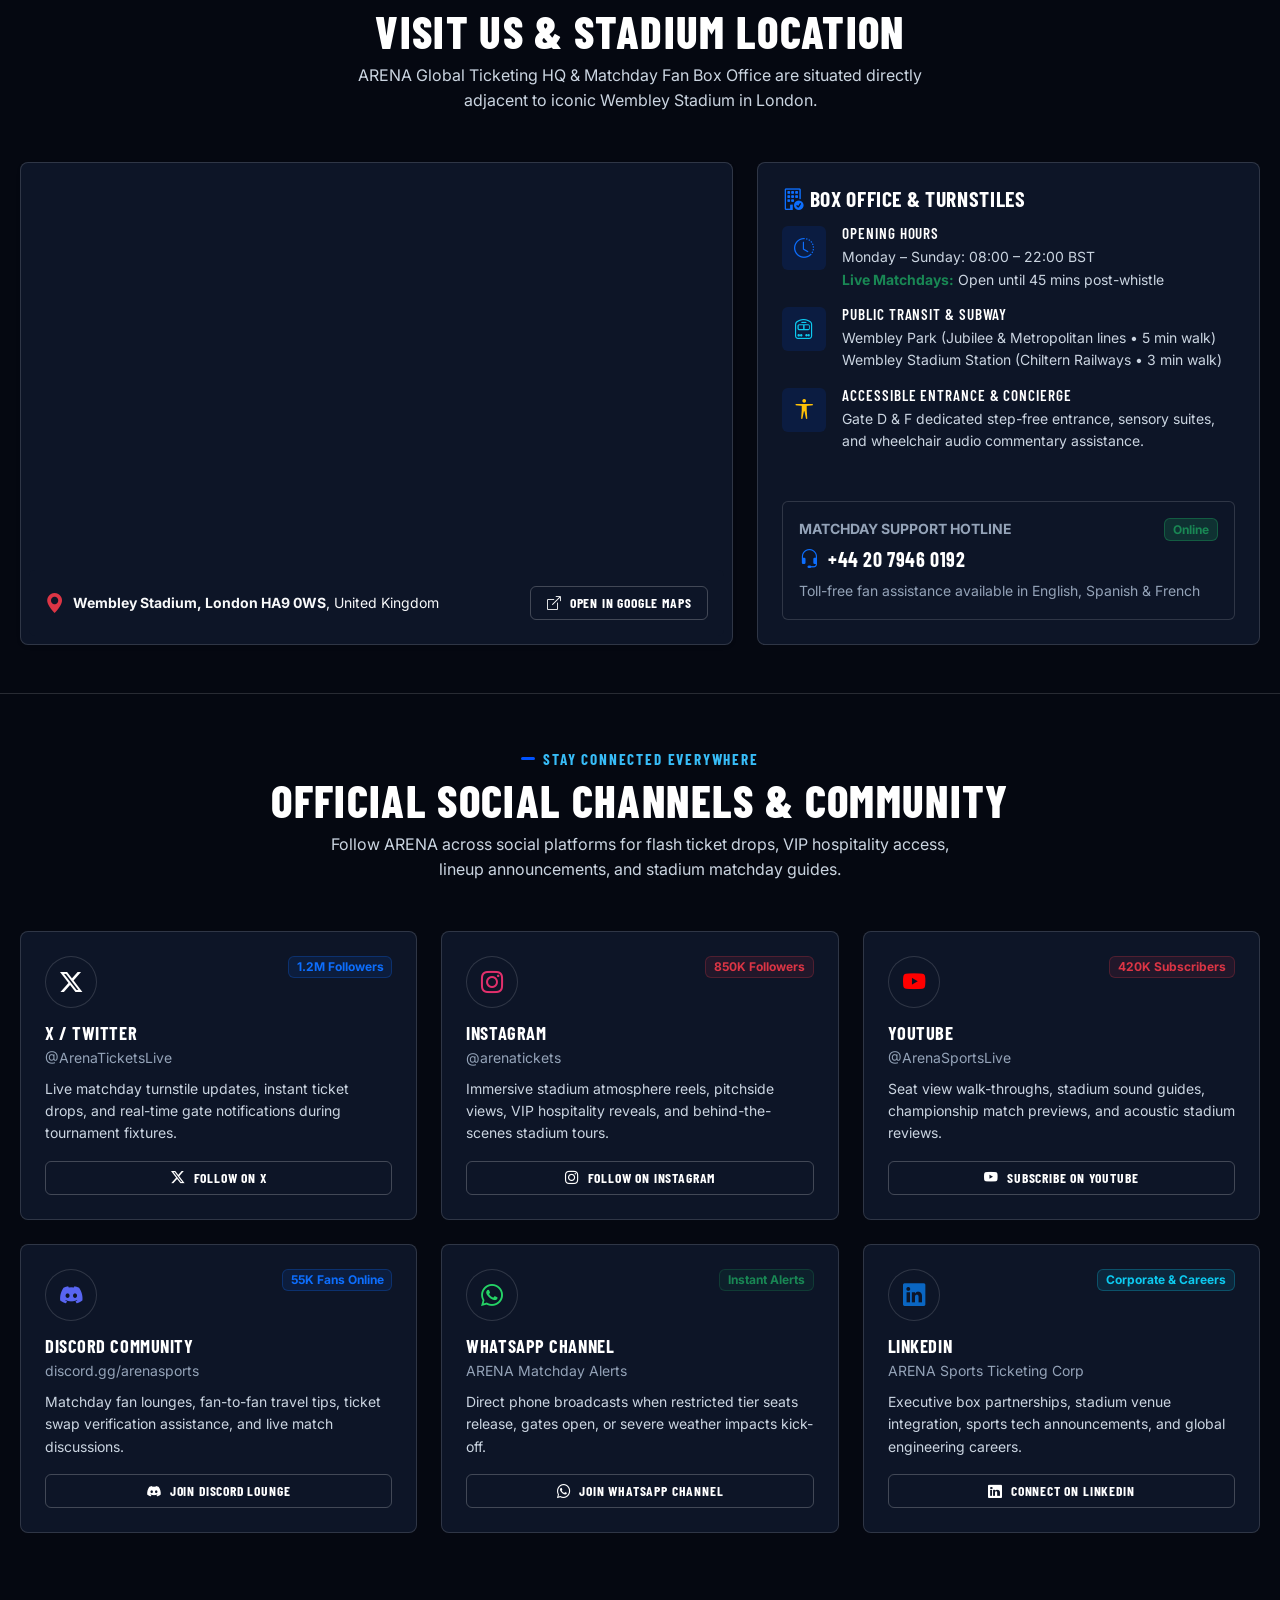
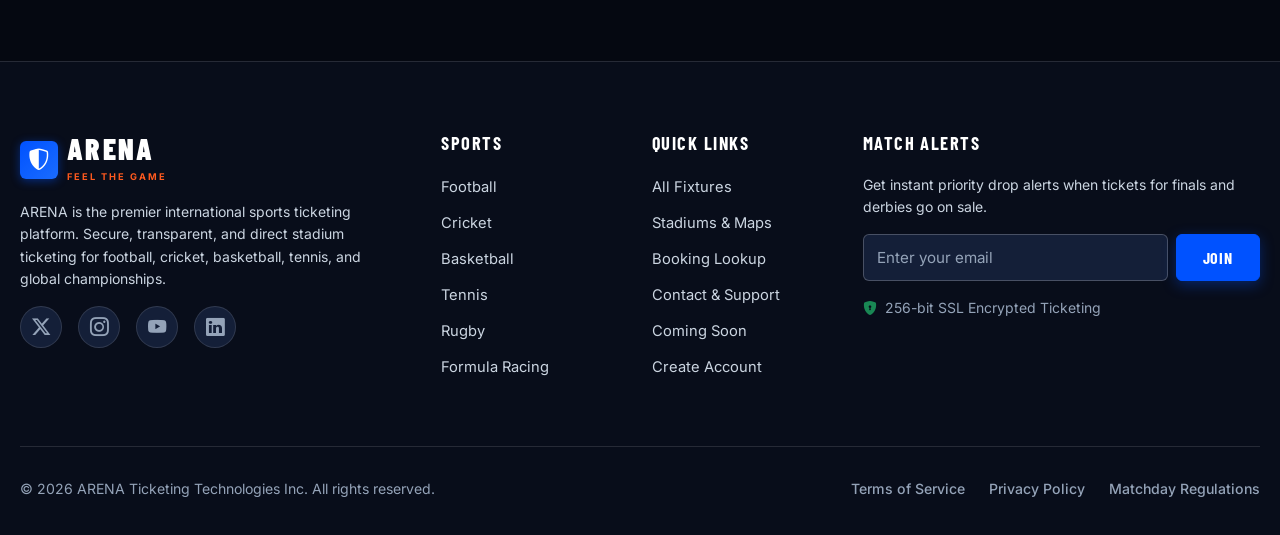
<file: help.html>
<!DOCTYPE html>
<html lang="en" data-theme="dark" data-bs-theme="dark">
<head>
  <meta charset="UTF-8">
  <meta name="viewport" content="width=device-width, initial-scale=1.0">
  <title>Contact & Matchday Support Desk | ARENA</title>
  <meta name="description" content="Contact ARENA matchday support, submit inquiries, and find answers to frequently asked questions about ticket booking, stadium turnstile entry, and cancellation policies.">

  <!-- Bootstrap 5 CSS -->
  <link href="https://cdn.jsdelivr.net/npm/bootstrap@5.3.3/dist/css/bootstrap.min.css" rel="stylesheet">
  <!-- Bootstrap Icons -->
  <link rel="stylesheet" href="https://cdn.jsdelivr.net/npm/bootstrap-icons@1.11.3/font/bootstrap-icons.min.css">

  <!-- Favicon -->
  <link rel="icon" type="image/svg+xml" href="assets/images/favicon.svg">

  <!-- Custom Stylesheets -->
  <link rel="stylesheet" href="assets/css/theme.css">
  <link rel="stylesheet" href="assets/css/style.css">
  <link rel="stylesheet" href="assets/css/responsive.css">
</head>
<body>

  <!-- PRIMARY NAVBAR -->
  <header class="arena-navbar">
    <div class="container-custom d-flex align-items-center justify-content-between">
      <a href="index.html" class="navbar-brand-arena" aria-label="ARENA Homepage">
        <div class="brand-icon"><i class="bi bi-shield-shaded"></i></div>
        <div>
          <span class="brand-text">ARENA</span>
          <span class="brand-tag">FEEL THE GAME</span>
        </div>
      </a>

      <!-- Desktop Main Navigation (No dropdowns, Help changed to Contact, Offers removed) -->
      <nav class="d-none d-xl-flex align-items-center gap-1" aria-label="Main Navigation">
        <a href="index.html" class="arena-nav-link">Home</a>
        <a href="events.html" class="arena-nav-link">Sports</a>
        <a href="venue-details.html" class="arena-nav-link">Venues</a>
        <a href="ticket-details.html" class="arena-nav-link">Ticket Lookup</a>
        <a href="contact.html" class="arena-nav-link active">Contact</a>
      </nav>

      <!-- Right Actions (Sign Up CTA retained, search/theme/login/find tickets removed) -->
      <div class="d-flex align-items-center gap-2">
        <a href="signup.html" class="btn btn-sm btn-primary header-signup-btn">Sign Up</a>

        <!-- Mobile Hamburger Toggler -->
        <button class="navbar-toggler d-xl-none" type="button" aria-label="Toggle navigation">
          <i class="bi bi-list fs-3"></i>
        </button>
      </div>
    </div>

    <!-- Mobile Navigation Drawer -->
    <div class="navbar-collapse d-xl-none" id="arenaNavbarNav">
      <button class="mobile-close-btn" aria-label="Close Navigation Drawer"><i class="bi bi-x-lg"></i></button>
      <div class="d-flex align-items-center gap-2 mb-4">
        <div class="brand-icon"><i class="bi bi-shield-shaded"></i></div>
        <span class="brand-text">ARENA</span>
      </div>
      <a href="index.html" class="arena-nav-link">Home</a>
      <a href="events.html" class="arena-nav-link">Sports</a>
      <a href="venue-details.html" class="arena-nav-link">Venues</a>
      <a href="ticket-details.html" class="arena-nav-link">Ticket Lookup</a>
      <a href="contact.html" class="arena-nav-link active">Contact</a>

      <!-- Mobile Action Button (Sign Up retained) -->
      <div class="navbar-actions-mobile mt-3">
        <a href="signup.html" class="btn btn-primary w-100">Sign Up</a>
      </div>
    </div>
  </header>

  <!-- =========================================================================
       PAGE HEADER
       ========================================================================= -->
  <section class="py-5 bg-surface-1 border-bottom border-subtle">
    <div class="container-custom text-center">
      <span class="section-subtitle">Fan Care & Matchday Services</span>
      <h1 class="display-5 fw-bold mb-2">CONTACT & MATCHDAY SUPPORT DESK</h1>
      <p class="text-secondary max-w-600 mx-auto" style="max-width: 620px;">
        Everything you need to know about purchasing tickets, stadium access, digital mobile passes, and matchday guidelines.
      </p>

      <div class="col-md-6 col-lg-5 mx-auto mt-4">
        <div class="input-group">
          <span class="input-group-text bg-surface-2 border-subtle text-primary"><i class="bi bi-search"></i></span>
          <input type="text" class="arena-input" id="faqSearchInput" placeholder="Search questions (e.g. refund, gate, wallet, QR code)...">
        </div>
      </div>
    </div>
  </section>

  <!-- =========================================================================
       HELP TOPIC CARDS
       ========================================================================= -->
  <section class="py-5">
    <div class="container-custom">
      <div class="row g-4 mb-5">
        <div class="col-md-3">
          <div class="p-4 bg-surface-1 border border-subtle rounded-3 text-center h-100">
            <div class="feature-icon-wrap mx-auto mb-3"><i class="bi bi-ticket-perforated-fill"></i></div>
            <h5 class="font-heading mb-1">Ticket Booking</h5>
            <p class="text-secondary small mb-0">Seat allocations, group purchases, and category details.</p>
          </div>
        </div>
        <div class="col-md-3">
          <div class="p-4 bg-surface-1 border border-subtle rounded-3 text-center h-100">
            <div class="feature-icon-wrap mx-auto mb-3"><i class="bi bi-qr-code-scan"></i></div>
            <h5 class="font-heading mb-1">Digital Fast-Pass</h5>
            <p class="text-secondary small mb-0">Apple Wallet, Google Wallet, and turnstile barcode scanning.</p>
          </div>
        </div>
        <div class="col-md-3">
          <div class="p-4 bg-surface-1 border border-subtle rounded-3 text-center h-100">
            <div class="feature-icon-wrap mx-auto mb-3"><i class="bi bi-credit-card-2-front-fill"></i></div>
            <h5 class="font-heading mb-1">Payments & Fees</h5>
            <p class="text-secondary small mb-0">Transparent pricing, currency conversion, and receipt lookup.</p>
          </div>
        </div>
        <div class="col-md-3">
          <div class="p-4 bg-surface-1 border border-subtle rounded-3 text-center h-100">
            <div class="feature-icon-wrap mx-auto mb-3"><i class="bi bi-arrow-repeat"></i></div>
            <h5 class="font-heading mb-1">Refunds & Reschedules</h5>
            <p class="text-secondary small mb-0">Match postponement guarantees and ticket transfer support.</p>
          </div>
        </div>
      </div>

      <!-- FAQs & Contact Form Grid -->
      <div class="row g-5">
        
        <!-- Left: Accordion FAQs -->
        <div class="col-lg-7">
          <h3 class="font-heading mb-3"><i class="bi bi-question-circle text-primary"></i> Frequently Asked Questions</h3>

          <div class="accordion arena-accordion" id="helpFaqAccordion">
            
            <div class="accordion-item faq-item">
              <h2 class="accordion-header">
                <button class="accordion-button" type="button" data-bs-toggle="collapse" data-bs-target="#faqOne">
                  How and when do I receive my matchday tickets?
                </button>
              </h2>
              <div id="faqOne" class="accordion-collapse collapse show">
                <div class="accordion-body">
                  All tickets purchased on ARENA are issued instantly as verified digital passes. You can access your ticket immediately upon completing checkout via the <a href="ticket-details.html">Booking Lookup</a> page, download it as a PDF boarding pass, or add it to Apple and Google Wallet.
                </div>
              </div>
            </div>

            <div class="accordion-item faq-item">
              <h2 class="accordion-header">
                <button class="accordion-button collapsed" type="button" data-bs-toggle="collapse" data-bs-target="#faqTwo">
                  Are seats allocated together when booking multiple tickets?
                </button>
              </h2>
              <div id="faqTwo" class="accordion-collapse collapse">
                <div class="accordion-body">
                  Yes, absolutely. Our interactive stadium seating engine allows you to visually select adjacent seats side-by-side in real time. When booking, consecutive seats in the same row are locked together for your group.
                </div>
              </div>
            </div>

            <div class="accordion-item faq-item">
              <h2 class="accordion-header">
                <button class="accordion-button collapsed" type="button" data-bs-toggle="collapse" data-bs-target="#faqThree">
                  What happens if a match is postponed or rescheduled?
                </button>
              </h2>
              <div id="faqThree" class="accordion-collapse collapse">
                <div class="accordion-body">
                  Under the ARENA Matchday Guarantee, your tickets remain 100% valid for the rescheduled fixture date. If you are unable to attend the rescheduled date, you may request a full face-value refund up to 72 hours before the new match start time.
                </div>
              </div>
            </div>

            <div class="accordion-item faq-item">
              <h2 class="accordion-header">
                <button class="accordion-button collapsed" type="button" data-bs-toggle="collapse" data-bs-target="#faqFour">
                  Can I transfer a ticket to a friend or family member?
                </button>
              </h2>
              <div id="faqFour" class="accordion-collapse collapse">
                <div class="accordion-body">
                  Yes. You can share your booking confirmation pass or download the individual PDF boarding pass and forward it directly to your guest. They will simply present the pass on their phone at the designated turnstile.
                </div>
              </div>
            </div>

            <div class="accordion-item faq-item">
              <h2 class="accordion-header">
                <button class="accordion-button collapsed" type="button" data-bs-toggle="collapse" data-bs-target="#faqFive">
                  What payment methods are supported on ARENA?
                </button>
              </h2>
              <div id="faqFive" class="accordion-collapse collapse">
                <div class="accordion-body">
                  We accept all major credit and debit cards (Visa, Mastercard, American Express), Apple Pay, Google Pay, and UPI QR payments with zero hidden transaction surcharges.
                </div>
              </div>
            </div>

          </div>
        </div>

        <!-- Right: Contact Form -->
        <div class="col-lg-5">
          <div class="p-4 bg-surface-1 border border-subtle rounded-3">
            <h4 class="font-heading mb-1"><i class="bi bi-envelope text-primary"></i> Contact Matchday Desk</h4>
            <p class="text-secondary small mb-4">Have an urgent ticket query? Our team is on duty 24/7 during tournament matchdays.</p>

            <form id="helpContactForm" class="d-flex flex-column gap-3" onsubmit="event.preventDefault(); window.ArenaToast ? window.ArenaToast.show('Your message has been dispatched to Matchday Support. Reference ticket #ARN-SUP-772.', 'success') : alert('Message sent'); this.reset();">
              <div>
                <label class="search-field-label">Your Name</label>
                <input type="text" class="arena-input" placeholder="e.g. David Silva" required>
              </div>

              <div>
                <label class="search-field-label">Email Address</label>
                <input type="email" class="arena-input" placeholder="name@domain.com" required>
              </div>

              <div>
                <label class="search-field-label">Topic</label>
                <select class="arena-select" required>
                  <option value="ticketing">Ticket Booking & Seat Allocation</option>
                  <option value="turnstile">Turnstile Entry & QR Pass</option>
                  <option value="refund">Refund / Reschedule Request</option>
                  <option value="vip">Hospitality & Corporate Suites</option>
                </select>
              </div>

              <div>
                <label class="search-field-label">Booking Reference (Optional)</label>
                <input type="text" class="arena-input" placeholder="e.g. ARN-84920">
              </div>

              <div>
                <label class="search-field-label">Message Details</label>
                <textarea class="arena-input" rows="4" placeholder="How can our matchday team help you?" required></textarea>
              </div>

              <button type="submit" class="btn btn-primary w-100 py-2">
                Send Message <i class="bi bi-send-fill"></i>
              </button>
            </form>

            <div class="mt-4 pt-3 border-top border-subtle small text-secondary">
              <div class="d-flex align-items-center gap-2 mb-1">
                <i class="bi bi-envelope-at-fill text-primary"></i> support@arena-tickets.live
              </div>
              <div class="d-flex align-items-center gap-2">
                <i class="bi bi-telephone-fill text-success"></i> +44 20 7946 0192 (Matchday Hotline)
              </div>
            </div>
          </div>
        </div>

      </div>

    </div>
  </section>

  <!-- =========================================================================
       STADIUM HEADQUARTERS & INTERACTIVE MAP
       ========================================================================= -->
  <section class="py-5 bg-surface-0 border-top border-bottom border-subtle">
    <div class="container-custom">
      <div class="section-header text-center mb-5">
        <span class="section-subtitle">Stadium Headquarters & Concierge</span>
        <h2>Visit Us & Stadium Location</h2>
        <p class="text-secondary max-w-600 mx-auto" style="max-width: 620px;">
          ARENA Global Ticketing HQ & Matchday Fan Box Office are situated directly adjacent to iconic Wembley Stadium in London.
        </p>
      </div>

      <div class="row g-4 align-items-stretch">
        <!-- Interactive Map Embed -->
        <div class="col-lg-7">
          <div class="p-2 bg-surface-1 border border-subtle rounded-3 h-100 shadow-sm overflow-hidden d-flex flex-column">
            <div class="ratio ratio-16x9 flex-grow-1" style="min-height: 380px; border-radius: var(--radius-sm); overflow: hidden;">
              <iframe 
                src="https://maps.google.com/maps?q=Wembley%20Stadium,%20London,%20UK&t=&z=15&ie=UTF8&iwloc=&output=embed" 
                style="border: 0; width: 100%; height: 100%; filter: invert(90%) hue-rotate(180deg) contrast(1.1);" 
                allowfullscreen="" 
                loading="lazy" 
                referrerpolicy="no-referrer-when-downgrade"
                title="ARENA Stadium Headquarters Map">
              </iframe>
            </div>
            <div class="p-3 bg-surface-2 rounded-2 mt-2 d-flex align-items-center justify-content-between flex-wrap gap-2">
              <div class="d-flex align-items-center gap-2">
                <i class="bi bi-geo-alt-fill text-danger fs-5"></i>
                <span class="small text-light"><strong>Wembley Stadium, London HA9 0WS</strong>, United Kingdom</span>
              </div>
              <a href="https://maps.google.com/?q=Wembley+Stadium+London" target="_blank" rel="noopener noreferrer" class="btn btn-sm btn-outline-arena">
                <i class="bi bi-box-arrow-up-right"></i> Open in Google Maps
              </a>
            </div>
          </div>
        </div>

        <!-- Headquarters Details & Transit -->
        <div class="col-lg-5">
          <div class="p-4 bg-surface-1 border border-subtle rounded-3 h-100 d-flex flex-column justify-content-between">
            <div>
              <h4 class="font-heading mb-3"><i class="bi bi-building-check text-primary"></i> Box Office & Turnstiles</h4>
              
              <div class="d-flex flex-column gap-3 mb-4">
                <div class="d-flex gap-3">
                  <div class="feature-icon-wrap flex-shrink-0" style="width: 44px; height: 44px; font-size: 1.25rem;">
                    <i class="bi bi-clock-history text-primary"></i>
                  </div>
                  <div>
                    <h6 class="mb-1 text-white">Opening Hours</h6>
                    <p class="text-secondary small mb-0">Monday – Sunday: 08:00 – 22:00 BST<br><span class="text-success fw-bold">Live Matchdays:</span> Open until 45 mins post-whistle</p>
                  </div>
                </div>

                <div class="d-flex gap-3">
                  <div class="feature-icon-wrap flex-shrink-0" style="width: 44px; height: 44px; font-size: 1.25rem;">
                    <i class="bi bi-train-front text-info"></i>
                  </div>
                  <div>
                    <h6 class="mb-1 text-white">Public Transit & Subway</h6>
                    <p class="text-secondary small mb-0">Wembley Park (Jubilee & Metropolitan lines &bull; 5 min walk)<br>Wembley Stadium Station (Chiltern Railways &bull; 3 min walk)</p>
                  </div>
                </div>

                <div class="d-flex gap-3">
                  <div class="feature-icon-wrap flex-shrink-0" style="width: 44px; height: 44px; font-size: 1.25rem;">
                    <i class="bi bi-universal-access text-warning"></i>
                  </div>
                  <div>
                    <h6 class="mb-1 text-white">Accessible Entrance & Concierge</h6>
                    <p class="text-secondary small mb-0">Gate D & F dedicated step-free entrance, sensory suites, and wheelchair audio commentary assistance.</p>
                  </div>
                </div>
              </div>
            </div>

            <div class="p-3 bg-surface-2 border border-subtle rounded-2">
              <div class="d-flex align-items-center justify-content-between mb-2">
                <span class="small fw-bold text-uppercase text-muted">Matchday Support Hotline</span>
                <span class="badge bg-success bg-opacity-25 text-success border border-success border-opacity-50">Online</span>
              </div>
              <div class="d-flex align-items-center gap-2 font-heading fs-5 text-white">
                <i class="bi bi-headset text-primary"></i> +44 20 7946 0192
              </div>
              <span class="text-muted small">Toll-free fan assistance available in English, Spanish & French</span>
            </div>
          </div>
        </div>
      </div>
    </div>
  </section>

  <!-- =========================================================================
       SOCIAL CHANNELS & COMMUNITY HUB
       ========================================================================= -->
  <section class="py-5">
    <div class="container-custom">
      <div class="section-header text-center mb-5">
        <span class="section-subtitle">Stay Connected Everywhere</span>
        <h2>Official Social Channels & Community</h2>
        <p class="text-secondary max-w-600 mx-auto" style="max-width: 620px;">
          Follow ARENA across social platforms for flash ticket drops, VIP hospitality access, lineup announcements, and stadium matchday guides.
        </p>
      </div>

      <div class="row g-4 row-cols-1 row-cols-md-2 row-cols-lg-3">
        <!-- Twitter / X -->
        <div class="col">
          <div class="p-4 bg-surface-1 border border-subtle rounded-3 h-100 d-flex flex-column justify-content-between position-relative overflow-hidden">
            <div>
              <div class="d-flex justify-content-between align-items-start mb-3">
                <div class="d-inline-flex align-items-center justify-content-center bg-surface-2 border border-subtle rounded-circle" style="width: 52px; height: 52px; font-size: 1.4rem; color: #FFFFFF;">
                  <i class="bi bi-twitter-x"></i>
                </div>
                <span class="badge bg-primary bg-opacity-10 text-primary border border-primary border-opacity-25">1.2M Followers</span>
              </div>
              <h5 class="font-heading mb-1 text-white">X / Twitter</h5>
              <div class="text-muted small mb-2">@ArenaTicketsLive</div>
              <p class="text-secondary small mb-3">
                Live matchday turnstile updates, instant ticket drops, and real-time gate notifications during tournament fixtures.
              </p>
            </div>
            <a href="https://twitter.com" target="_blank" rel="noopener noreferrer" class="btn btn-sm btn-outline-arena w-100">
              <i class="bi bi-twitter-x"></i> Follow on X
            </a>
          </div>
        </div>

        <!-- Instagram -->
        <div class="col">
          <div class="p-4 bg-surface-1 border border-subtle rounded-3 h-100 d-flex flex-column justify-content-between position-relative overflow-hidden">
            <div>
              <div class="d-flex justify-content-between align-items-start mb-3">
                <div class="d-inline-flex align-items-center justify-content-center bg-surface-2 border border-subtle rounded-circle" style="width: 52px; height: 52px; font-size: 1.4rem; color: #E1306C;">
                  <i class="bi bi-instagram"></i>
                </div>
                <span class="badge bg-danger bg-opacity-10 text-danger border border-danger border-opacity-25">850K Followers</span>
              </div>
              <h5 class="font-heading mb-1 text-white">Instagram</h5>
              <div class="text-muted small mb-2">@arenatickets</div>
              <p class="text-secondary small mb-3">
                Immersive stadium atmosphere reels, pitchside views, VIP hospitality reveals, and behind-the-scenes stadium tours.
              </p>
            </div>
            <a href="https://instagram.com" target="_blank" rel="noopener noreferrer" class="btn btn-sm btn-outline-arena w-100">
              <i class="bi bi-instagram"></i> Follow on Instagram
            </a>
          </div>
        </div>

        <!-- YouTube -->
        <div class="col">
          <div class="p-4 bg-surface-1 border border-subtle rounded-3 h-100 d-flex flex-column justify-content-between position-relative overflow-hidden">
            <div>
              <div class="d-flex justify-content-between align-items-start mb-3">
                <div class="d-inline-flex align-items-center justify-content-center bg-surface-2 border border-subtle rounded-circle" style="width: 52px; height: 52px; font-size: 1.4rem; color: #FF0000;">
                  <i class="bi bi-youtube"></i>
                </div>
                <span class="badge bg-danger bg-opacity-10 text-danger border border-danger border-opacity-25">420K Subscribers</span>
              </div>
              <h5 class="font-heading mb-1 text-white">YouTube</h5>
              <div class="text-muted small mb-2">@ArenaSportsLive</div>
              <p class="text-secondary small mb-3">
                Seat view walk-throughs, stadium sound guides, championship match previews, and acoustic stadium reviews.
              </p>
            </div>
            <a href="https://youtube.com" target="_blank" rel="noopener noreferrer" class="btn btn-sm btn-outline-arena w-100">
              <i class="bi bi-youtube"></i> Subscribe on YouTube
            </a>
          </div>
        </div>

        <!-- Discord -->
        <div class="col">
          <div class="p-4 bg-surface-1 border border-subtle rounded-3 h-100 d-flex flex-column justify-content-between position-relative overflow-hidden">
            <div>
              <div class="d-flex justify-content-between align-items-start mb-3">
                <div class="d-inline-flex align-items-center justify-content-center bg-surface-2 border border-subtle rounded-circle" style="width: 52px; height: 52px; font-size: 1.4rem; color: #5865F2;">
                  <i class="bi bi-discord"></i>
                </div>
                <span class="badge bg-primary bg-opacity-10 text-primary border border-primary border-opacity-25">55K Fans Online</span>
              </div>
              <h5 class="font-heading mb-1 text-white">Discord Community</h5>
              <div class="text-muted small mb-2">discord.gg/arenasports</div>
              <p class="text-secondary small mb-3">
                Matchday fan lounges, fan-to-fan travel tips, ticket swap verification assistance, and live match discussions.
              </p>
            </div>
            <a href="https://discord.com" target="_blank" rel="noopener noreferrer" class="btn btn-sm btn-outline-arena w-100">
              <i class="bi bi-discord"></i> Join Discord Lounge
            </a>
          </div>
        </div>

        <!-- WhatsApp Broadcast -->
        <div class="col">
          <div class="p-4 bg-surface-1 border border-subtle rounded-3 h-100 d-flex flex-column justify-content-between position-relative overflow-hidden">
            <div>
              <div class="d-flex justify-content-between align-items-start mb-3">
                <div class="d-inline-flex align-items-center justify-content-center bg-surface-2 border border-subtle rounded-circle" style="width: 52px; height: 52px; font-size: 1.4rem; color: #25D366;">
                  <i class="bi bi-whatsapp"></i>
                </div>
                <span class="badge bg-success bg-opacity-10 text-success border border-success border-opacity-25">Instant Alerts</span>
              </div>
              <h5 class="font-heading mb-1 text-white">WhatsApp Channel</h5>
              <div class="text-muted small mb-2">ARENA Matchday Alerts</div>
              <p class="text-secondary small mb-3">
                Direct phone broadcasts when restricted tier seats release, gates open, or severe weather impacts kick-off.
              </p>
            </div>
            <a href="https://whatsapp.com" target="_blank" rel="noopener noreferrer" class="btn btn-sm btn-outline-arena w-100">
              <i class="bi bi-whatsapp"></i> Join WhatsApp Channel
            </a>
          </div>
        </div>

        <!-- LinkedIn -->
        <div class="col">
          <div class="p-4 bg-surface-1 border border-subtle rounded-3 h-100 d-flex flex-column justify-content-between position-relative overflow-hidden">
            <div>
              <div class="d-flex justify-content-between align-items-start mb-3">
                <div class="d-inline-flex align-items-center justify-content-center bg-surface-2 border border-subtle rounded-circle" style="width: 52px; height: 52px; font-size: 1.4rem; color: #0A66C2;">
                  <i class="bi bi-linkedin"></i>
                </div>
                <span class="badge bg-info bg-opacity-10 text-info border border-info border-opacity-25">Corporate & Careers</span>
              </div>
              <h5 class="font-heading mb-1 text-white">LinkedIn</h5>
              <div class="text-muted small mb-2">ARENA Sports Ticketing Corp</div>
              <p class="text-secondary small mb-3">
                Executive box partnerships, stadium venue integration, sports tech announcements, and global engineering careers.
              </p>
            </div>
            <a href="https://linkedin.com" target="_blank" rel="noopener noreferrer" class="btn btn-sm btn-outline-arena w-100">
              <i class="bi bi-linkedin"></i> Connect on LinkedIn
            </a>
          </div>
        </div>
      </div>
    </div>
  </section>

  <!-- FOOTER -->
  <footer class="arena-footer">
    <div class="container-custom">
      <div class="row g-4">
        <!-- Brand Info -->
        <div class="col-lg-4">
          <a href="index.html" class="navbar-brand-arena mb-3">
            <div class="brand-icon">
              <i class="bi bi-shield-shaded"></i>
            </div>
            <div>
              <span class="brand-text">ARENA</span>
              <span class="brand-tag">FEEL THE GAME</span>
            </div>
          </a>
          <p class="text-secondary small pe-lg-4">
            ARENA is the premier international sports ticketing platform. Secure, transparent, and direct stadium ticketing for football, cricket, basketball, tennis, and global championships.
          </p>
          <div class="d-flex gap-3 text-muted fs-5">
            <a href="#" class="text-secondary" aria-label="Twitter"><i class="bi bi-twitter-x"></i></a>
            <a href="#" class="text-secondary" aria-label="Instagram"><i class="bi bi-instagram"></i></a>
            <a href="#" class="text-secondary" aria-label="YouTube"><i class="bi bi-youtube"></i></a>
            <a href="#" class="text-secondary" aria-label="LinkedIn"><i class="bi bi-linkedin"></i></a>
          </div>
        </div>

        <!-- Sports Links -->
        <div class="col-6 col-lg-2">
          <h5 class="footer-heading">Sports</h5>
          <ul class="footer-links">
            <li><a href="events.html?sport=Football">Football</a></li>
            <li><a href="events.html?sport=Cricket">Cricket</a></li>
            <li><a href="events.html?sport=Basketball">Basketball</a></li>
            <li><a href="events.html?sport=Tennis">Tennis</a></li>
            <li><a href="events.html?sport=Rugby">Rugby</a></li>
            <li><a href="events.html?sport=Formula+Racing">Formula Racing</a></li>
          </ul>
        </div>

        <!-- Quick Links -->
        <div class="col-6 col-lg-2">
          <h5 class="footer-heading">Quick Links</h5>
          <ul class="footer-links">
            <li><a href="events.html">All Fixtures</a></li>
            <li><a href="venue-details.html">Stadiums & Maps</a></li>
            <li><a href="ticket-details.html">Booking Lookup</a></li>
            <li><a href="contact.html">Contact & Support</a></li>
            <li><a href="coming-soon.html">Coming Soon</a></li>
            <li><a href="signup.html">Create Account</a></li>
          </ul>
        </div>

        <!-- Newsletter & Guarantee -->
        <div class="col-lg-4">
          <h5 class="footer-heading">Match Alerts</h5>
          <p class="text-secondary small">Get instant priority drop alerts when tickets for finals and derbies go on sale.</p>
          <form class="d-flex gap-2" onsubmit="event.preventDefault(); window.ArenaToast ? window.ArenaToast.show('Subscribed to match alerts!', 'success') : alert('Subscribed');">
            <input type="email" class="arena-input" placeholder="Enter your email" required>
            <button type="submit" class="btn btn-primary text-nowrap">Join</button>
          </form>
          <div class="d-flex align-items-center gap-2 mt-3 text-muted small">
            <i class="bi bi-shield-lock-fill text-success"></i> 256-bit SSL Encrypted Ticketing
          </div>
        </div>
      </div>

      <div class="footer-bottom">
        <div>&copy; 2026 ARENA Ticketing Technologies Inc. All rights reserved.</div>
        <div class="footer-legal-links">
          <a href="contact.html">Terms of Service</a>
          <a href="contact.html">Privacy Policy</a>
          <a href="contact.html">Matchday Regulations</a>
        </div>
      </div>
    </div>
  </footer>

  <!-- Scripts -->
  <script src="https://cdn.jsdelivr.net/npm/bootstrap@5.3.3/dist/js/bootstrap.bundle.min.js"></script>
  <script src="assets/js/theme.js"></script>
  <script src="assets/js/main.js"></script>
  <script>
    document.addEventListener('DOMContentLoaded', () => {
      // Instant FAQ filter
      const searchInput = document.getElementById('faqSearchInput');
      const faqItems = document.querySelectorAll('.faq-item');

      if (searchInput) {
        searchInput.addEventListener('input', (e) => {
          const q = e.target.value.toLowerCase().trim();
          faqItems.forEach((item) => {
            const text = item.textContent.toLowerCase();
            if (!q || text.includes(q)) {
              item.style.display = 'block';
            } else {
              item.style.display = 'none';
            }
          });
        });
      }
    });
  </script>
</body>
</html>
</file>
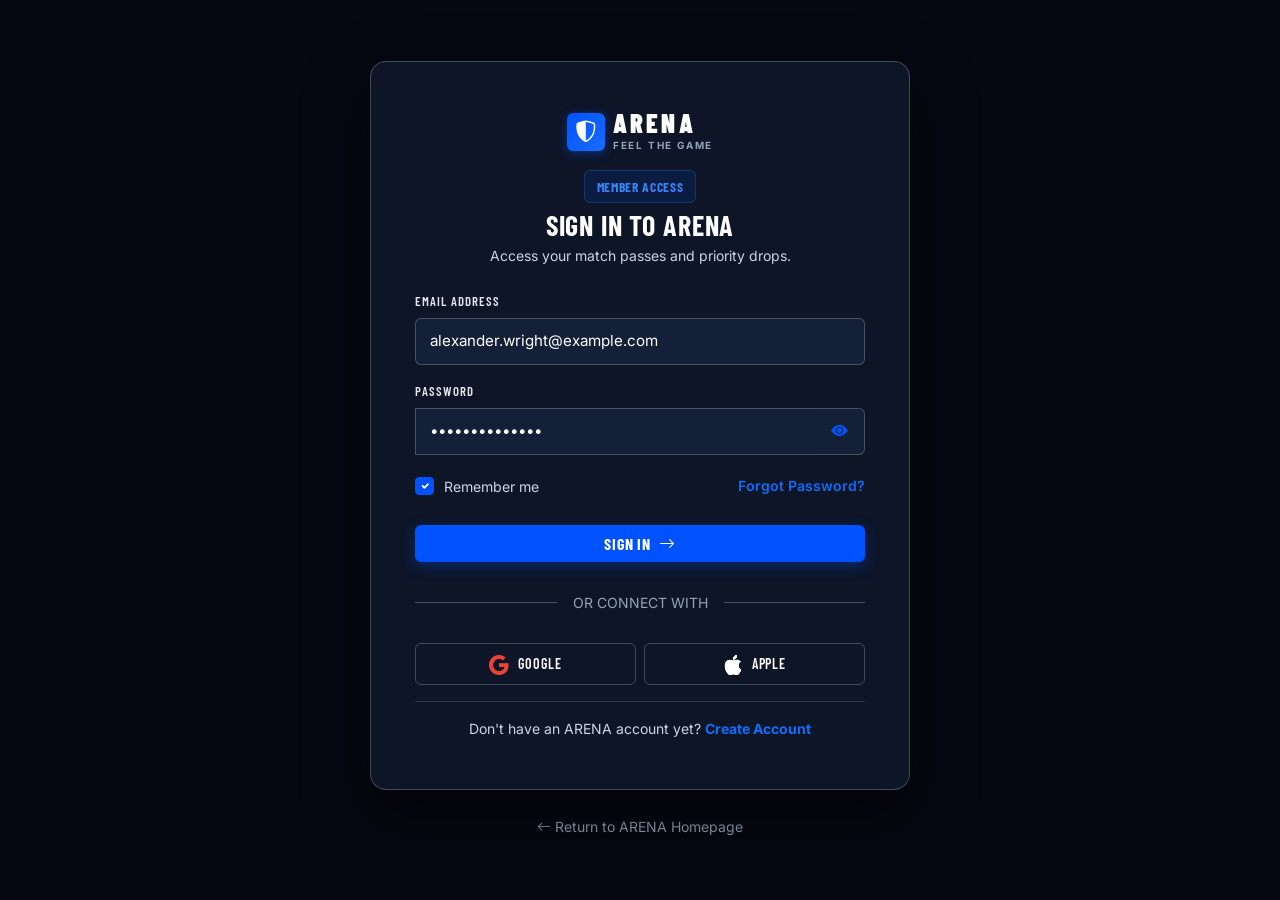
<file: login.html>
<!DOCTYPE html>
<html lang="en" data-theme="dark" data-bs-theme="dark">

<head>
  <meta charset="UTF-8">
  <meta name="viewport" content="width=device-width, initial-scale=1.0">
  <title>Sign In | ARENA Sports Ticketing</title>
  <meta name="description"
    content="Sign in to your ARENA account to access fast-track mobile passes, manage event bookings, and receive priority ticket drop notifications.">

  <!-- Bootstrap 5 CSS -->
  <link href="https://cdn.jsdelivr.net/npm/bootstrap@5.3.3/dist/css/bootstrap.min.css" rel="stylesheet">
  <!-- Bootstrap Icons -->
  <link rel="stylesheet" href="https://cdn.jsdelivr.net/npm/bootstrap-icons@1.11.3/font/bootstrap-icons.min.css">

  <!-- Favicon -->
  <link rel="icon" type="image/svg+xml" href="assets/images/favicon.svg">

  <!-- Custom Stylesheets -->
  <link rel="stylesheet" href="assets/css/theme.css">
  <link rel="stylesheet" href="assets/css/style.css">
  <link rel="stylesheet" href="assets/css/responsive.css">
</head>

<body class="min-vh-100 d-flex flex-column justify-content-center">

  <!-- =========================================================================
       LOGIN AUTH SECTION (Clean Fullscreen Card with Brandname Top Center)
       ========================================================================= -->
  <main class="auth-page" style="background-image: linear-gradient(180deg, rgba(5, 8, 17, 0.85) 0%, var(--bg-body) 100%), url('https://images.unsplash.com/photo-1574629810360-7efbbe195018?auto=format&fit=crop&w=1800&q=80');">
    <div class="auth-card-wrapper">
      <div class="auth-card">

        <!-- Top Center Brand Logo -->
        <div class="text-center mb-4">
          <a href="index.html" class="d-inline-flex align-items-center justify-content-center gap-2 text-decoration-none mb-3">
            <div class="brand-icon">
              <i class="bi bi-shield-shaded"></i>
            </div>
            <div class="text-start">
              <span class="brand-text d-block" style="font-family: var(--font-heading); font-size: 1.65rem; font-weight: 900; color: #FFFFFF; letter-spacing: 0.12em; line-height: 1;">ARENA</span>
              <span class="brand-tag d-block" style="font-size: 0.62rem; color: #94A3B8; letter-spacing: 0.18em; text-transform: uppercase;">FEEL THE GAME</span>
            </div>
          </a>
          <div>
            <span class="badge-sport mb-2">Member Access</span>
            <h1 class="h3 font-heading mb-1 text-white">Sign In to ARENA</h1>
            <p class="text-secondary small mb-0">Access your match passes and priority drops.</p>
          </div>
        </div>

        <!-- Login Form -->
        <form id="arenaLoginForm" class="d-flex flex-column gap-3">
          <div>
            <label class="search-field-label">Email Address</label>
            <input type="email" class="arena-input" id="loginEmail" placeholder="name@example.com"
              value="alexander.wright@example.com" required>
          </div>

          <div>
            <label class="search-field-label">Password</label>
            <div class="input-group">
              <input type="password" class="arena-input" id="loginPassword" placeholder="••••••••"
                value="ArenaPass2026!" required>
              <button type="button"
                class="input-group-text bg-surface-2 border-subtle text-secondary password-toggle-btn"
                data-target="loginPassword" aria-label="Toggle password visibility">
                <i class="bi bi-eye-fill"></i>
              </button>
            </div>
          </div>

          <!-- Remember Me & Forgot Password on the same line -->
          <div class="d-flex align-items-center justify-content-between my-1">
            <div class="form-check mb-0">
              <input class="form-check-input" type="checkbox" id="rememberMeCheck" checked>
              <label class="form-check-label text-secondary small" for="rememberMeCheck">
                Remember me
              </label>
            </div>
            <a href="forgot-password.html" class="small text-primary text-decoration-none fw-semibold">Forgot Password?</a>
          </div>

          <button type="submit" class="btn btn-primary w-100 py-2 mt-2">
            Sign In <i class="bi bi-arrow-right"></i>
          </button>
        </form>

        <!-- Social Sign In at Bottom (Google & Apple) -->
        <div class="d-flex align-items-center my-4">
          <hr class="flex-grow-1 border-subtle">
          <span class="px-3 text-muted small text-uppercase">Or connect with</span>
          <hr class="flex-grow-1 border-subtle">
        </div>

        <div class="row g-2 mb-3">
          <div class="col-6">
            <button type="button"
              class="btn btn-outline-arena w-100 py-2 d-flex align-items-center justify-content-center gap-2"
              onclick="window.ArenaToast ? window.ArenaToast.show('Google Authentication connected.', 'success') : alert('Signed in');">
              <i class="bi bi-google fs-5" style="color: #EA4335;"></i>
              <span class="small fw-semibold">Google</span>
            </button>
          </div>
          <div class="col-6">
            <button type="button"
              class="btn btn-outline-arena w-100 py-2 d-flex align-items-center justify-content-center gap-2"
              onclick="window.ArenaToast ? window.ArenaToast.show('Apple ID Authentication connected.', 'success') : alert('Signed in');">
              <i class="bi bi-apple fs-5 text-white"></i>
              <span class="small fw-semibold">Apple</span>
            </button>
          </div>
        </div>

        <div class="text-center mt-3 pt-3 border-top border-subtle text-secondary small">
          Don't have an ARENA account yet?
          <a href="signup.html" class="text-primary fw-bold text-decoration-none">Create Account</a>
        </div>

      </div>

      <!-- Bottom Return Link -->
      <div class="text-center mt-4">
        <a href="index.html" class="text-muted small text-decoration-none">
          <i class="bi bi-arrow-left"></i> Return to ARENA Homepage
        </a>
      </div>

    </div>
  </main>

  <!-- Scripts -->
  <script src="https://cdn.jsdelivr.net/npm/bootstrap@5.3.3/dist/js/bootstrap.bundle.min.js"></script>
  <script src="assets/js/theme.js"></script>
  <script src="assets/js/auth.js"></script>
  <script src="assets/js/main.js"></script>
</body>

</html>
</file>
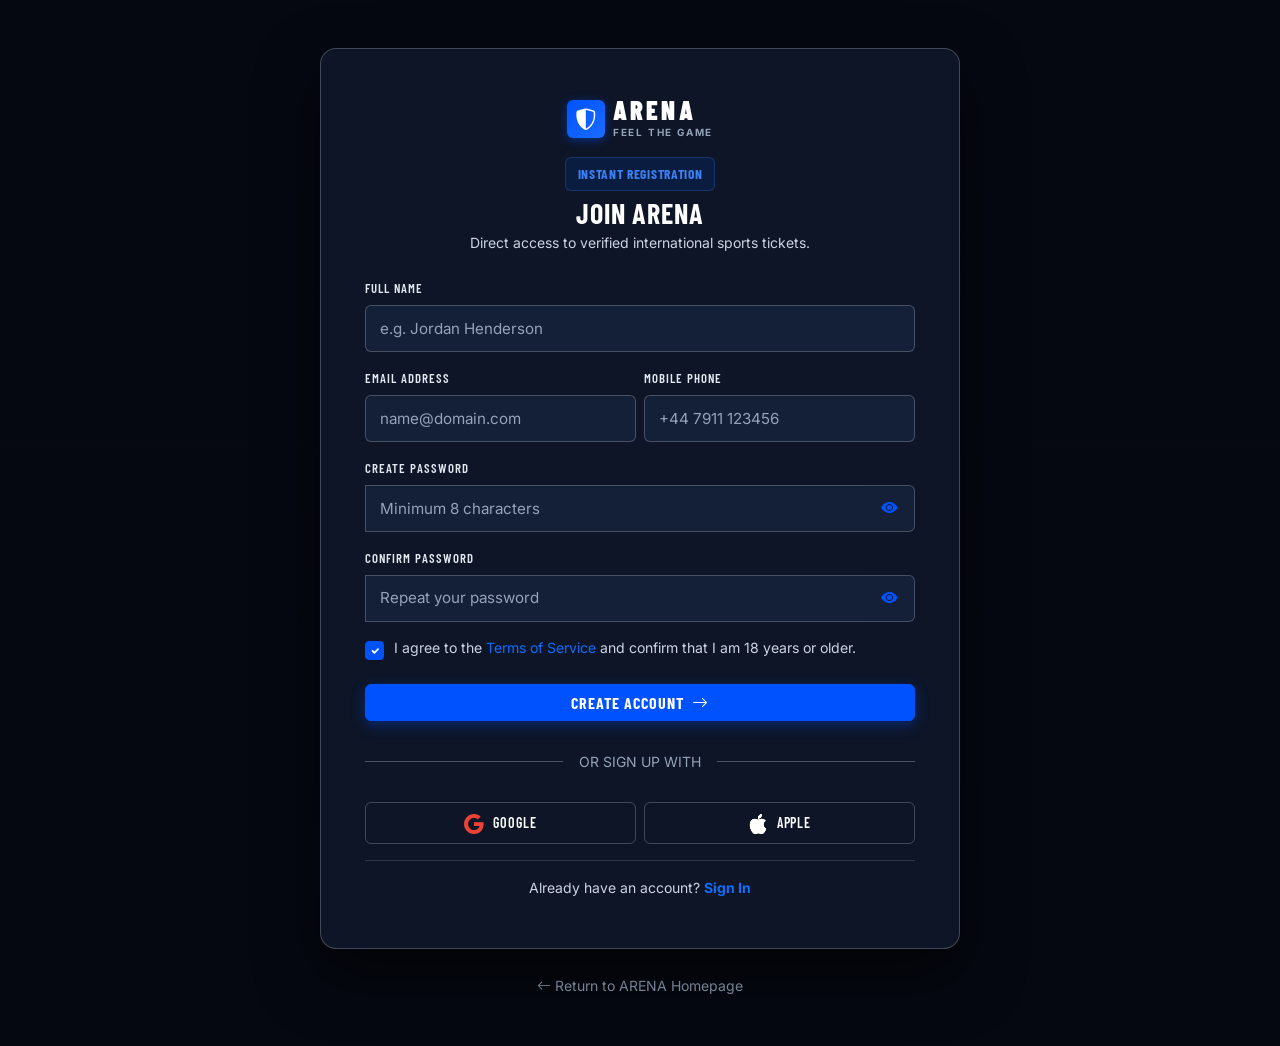
<file: signup.html>
<!DOCTYPE html>
<html lang="en" data-theme="dark" data-bs-theme="dark">
<head>
  <meta charset="UTF-8">
  <meta name="viewport" content="width=device-width, initial-scale=1.0">
  <title>Create Account | ARENA Sports Ticketing</title>
  <meta name="description" content="Register your ARENA account to book stadium seats, receive verified digital matchday passes, and access priority tournament presales.">

  <!-- Bootstrap 5 CSS -->
  <link href="https://cdn.jsdelivr.net/npm/bootstrap@5.3.3/dist/css/bootstrap.min.css" rel="stylesheet">
  <!-- Bootstrap Icons -->
  <link rel="stylesheet" href="https://cdn.jsdelivr.net/npm/bootstrap-icons@1.11.3/font/bootstrap-icons.min.css">

  <!-- Favicon -->
  <link rel="icon" type="image/svg+xml" href="assets/images/favicon.svg">

  <!-- Custom Stylesheets -->
  <link rel="stylesheet" href="assets/css/theme.css">
  <link rel="stylesheet" href="assets/css/style.css">
  <link rel="stylesheet" href="assets/css/responsive.css">
</head>
<body class="min-vh-100 d-flex flex-column justify-content-center">

  <!-- =========================================================================
       SIGNUP AUTH SECTION (Clean Fullscreen Card with Brandname Top Center)
       ========================================================================= -->
  <main class="auth-page" style="background-image: linear-gradient(180deg, rgba(5, 8, 17, 0.85) 0%, var(--bg-body) 100%), url('https://images.unsplash.com/photo-1540747913346-19e32dc3e97e?auto=format&fit=crop&w=1800&q=80');">
    <div class="auth-card-wrapper signup-wrapper">
      <div class="auth-card">
        
        <!-- Top Center Brand Logo -->
        <div class="text-center mb-4">
          <a href="index.html" class="d-inline-flex align-items-center justify-content-center gap-2 text-decoration-none mb-3">
            <div class="brand-icon">
              <i class="bi bi-shield-shaded"></i>
            </div>
            <div class="text-start">
              <span class="brand-text d-block" style="font-family: var(--font-heading); font-size: 1.65rem; font-weight: 900; color: #FFFFFF; letter-spacing: 0.12em; line-height: 1;">ARENA</span>
              <span class="brand-tag d-block" style="font-size: 0.62rem; color: #94A3B8; letter-spacing: 0.18em; text-transform: uppercase;">FEEL THE GAME</span>
            </div>
          </a>
          <div>
            <span class="badge-sport mb-2">Instant Registration</span>
            <h1 class="h3 font-heading mb-1 text-white">Join ARENA</h1>
            <p class="text-secondary small mb-0">Direct access to verified international sports tickets.</p>
          </div>
        </div>

        <!-- Sign Up Form -->
        <form id="arenaSignupForm" class="d-flex flex-column gap-3">
          <div>
            <label class="search-field-label">Full Name</label>
            <input type="text" class="arena-input" id="signupFullName" placeholder="e.g. Jordan Henderson" required>
          </div>

          <div class="row g-2">
            <div class="col-md-6">
              <label class="search-field-label">Email Address</label>
              <input type="email" class="arena-input" id="signupEmail" placeholder="name@domain.com" required>
            </div>
            <div class="col-md-6">
              <label class="search-field-label">Mobile Phone</label>
              <input type="tel" class="arena-input" id="signupPhone" placeholder="+44 7911 123456" required>
            </div>
          </div>

          <div>
            <label class="search-field-label">Create Password</label>
            <div class="input-group">
              <input type="password" class="arena-input" id="signupPassword" placeholder="Minimum 8 characters" minlength="8" required>
              <button type="button" class="input-group-text bg-surface-2 border-subtle text-secondary password-toggle-btn" data-target="signupPassword" aria-label="Toggle password">
                <i class="bi bi-eye-fill"></i>
              </button>
            </div>
          </div>

          <div>
            <label class="search-field-label">Confirm Password</label>
            <div class="input-group">
              <input type="password" class="arena-input" id="signupPasswordConfirm" placeholder="Repeat your password" minlength="8" required>
              <button type="button" class="input-group-text bg-surface-2 border-subtle text-secondary password-toggle-btn" data-target="signupPasswordConfirm" aria-label="Toggle password confirm">
                <i class="bi bi-eye-fill"></i>
              </button>
            </div>
          </div>

          <div class="form-check align-items-start">
            <input class="form-check-input" type="checkbox" id="termsAgreeCheck" required checked>
            <label class="form-check-label text-secondary small" for="termsAgreeCheck">
              I agree to the <a href="contact.html" class="text-primary text-decoration-none">Terms of Service</a> and confirm that I am 18 years or older.
            </label>
          </div>

          <button type="submit" class="btn btn-primary w-100 py-2 mt-2">
            Create Account <i class="bi bi-arrow-right"></i>
          </button>
        </form>

        <!-- Social Registration at Bottom (Google & Apple) -->
        <div class="d-flex align-items-center my-4">
          <hr class="flex-grow-1 border-subtle">
          <span class="px-3 text-muted small text-uppercase">Or sign up with</span>
          <hr class="flex-grow-1 border-subtle">
        </div>

        <div class="row g-2 mb-3">
          <div class="col-6">
            <button type="button" class="btn btn-outline-arena w-100 py-2 d-flex align-items-center justify-content-center gap-2" onclick="window.ArenaToast ? window.ArenaToast.show('Google account linked successfully.', 'success') : alert('Signed up');">
              <i class="bi bi-google fs-5" style="color: #EA4335;"></i>
              <span class="small fw-semibold">Google</span>
            </button>
          </div>
          <div class="col-6">
            <button type="button" class="btn btn-outline-arena w-100 py-2 d-flex align-items-center justify-content-center gap-2" onclick="window.ArenaToast ? window.ArenaToast.show('Apple ID linked successfully.', 'success') : alert('Signed up');">
              <i class="bi bi-apple fs-5 text-white"></i>
              <span class="small fw-semibold">Apple</span>
            </button>
          </div>
        </div>

        <div class="text-center mt-3 pt-3 border-top border-subtle text-secondary small">
          Already have an account? 
          <a href="login.html" class="text-primary fw-bold text-decoration-none">Sign In</a>
        </div>

      </div>

      <!-- Bottom Return Link -->
      <div class="text-center mt-4">
        <a href="index.html" class="text-muted small text-decoration-none">
          <i class="bi bi-arrow-left"></i> Return to ARENA Homepage
        </a>
      </div>

    </div>
  </main>

  <!-- Scripts -->
  <script src="https://cdn.jsdelivr.net/npm/bootstrap@5.3.3/dist/js/bootstrap.bundle.min.js"></script>
  <script src="assets/js/theme.js"></script>
  <script src="assets/js/auth.js"></script>
  <script src="assets/js/main.js"></script>
</body>
</html>
</file>
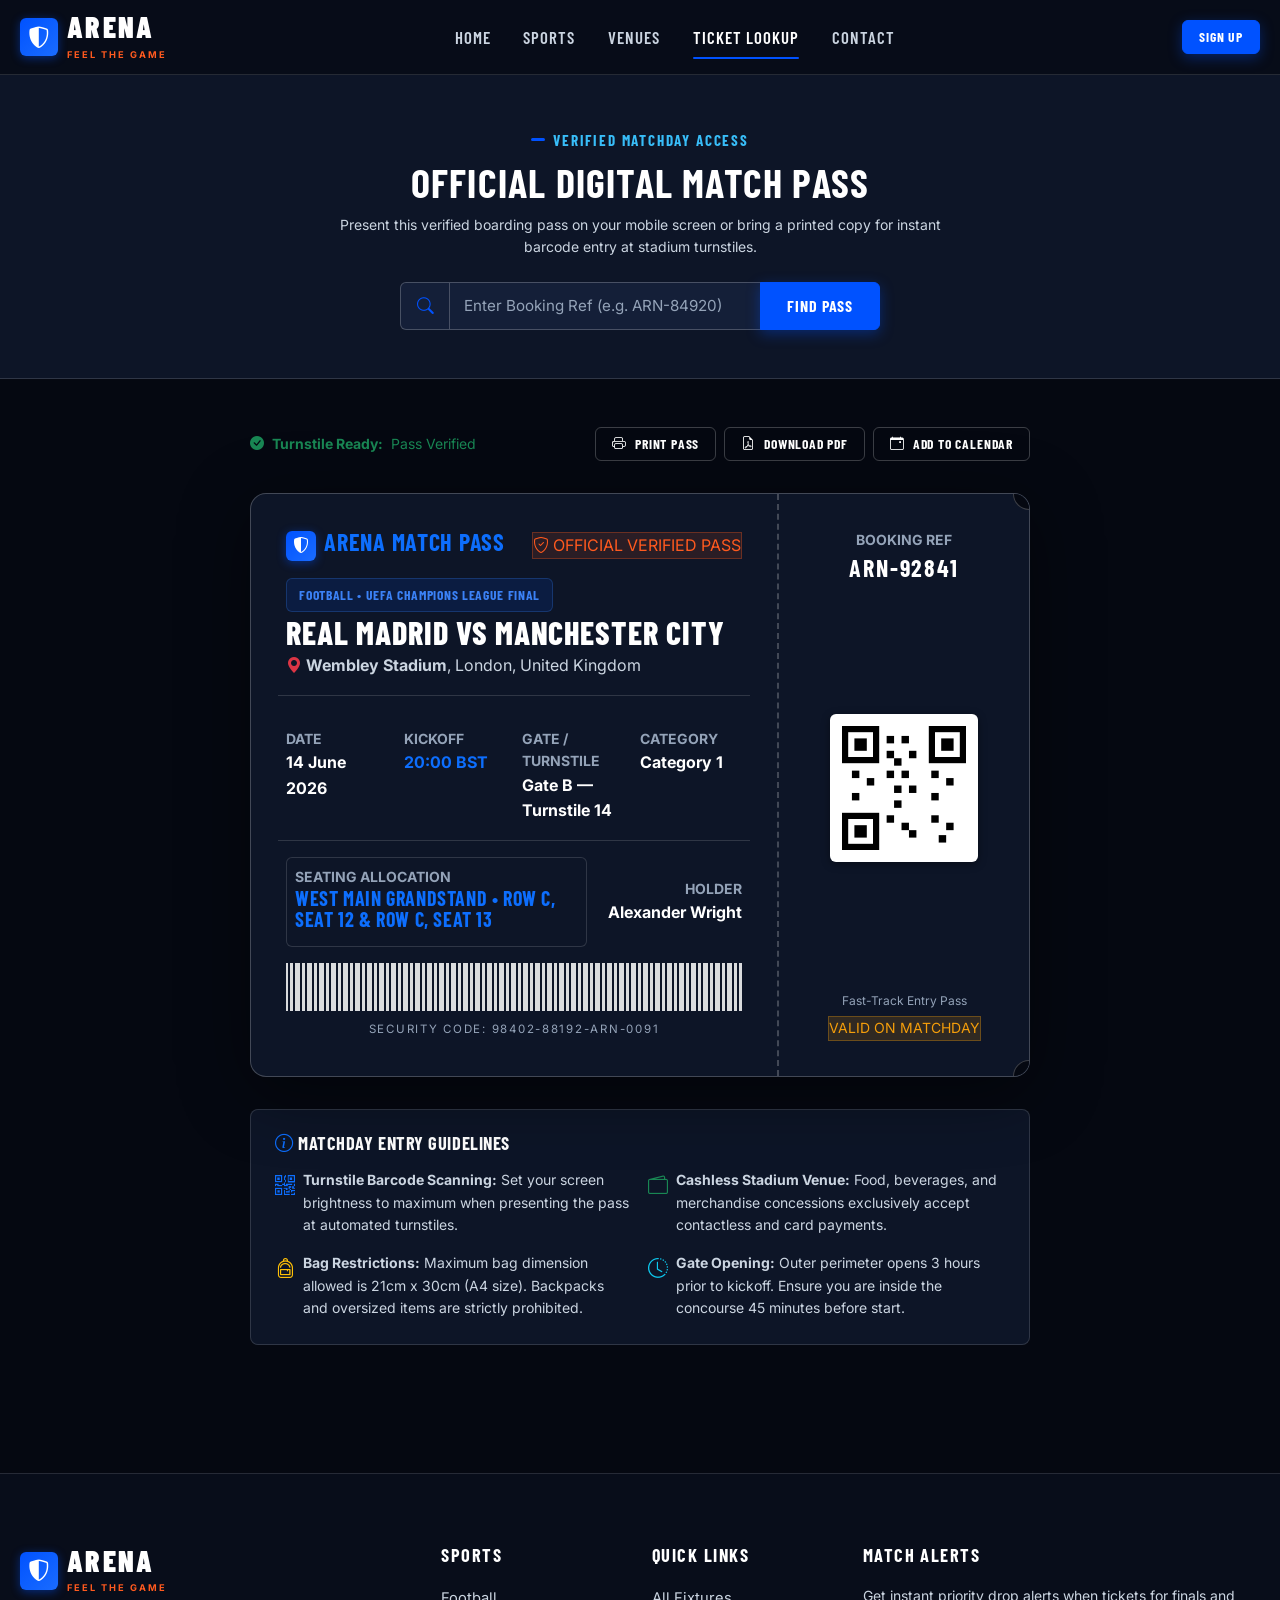
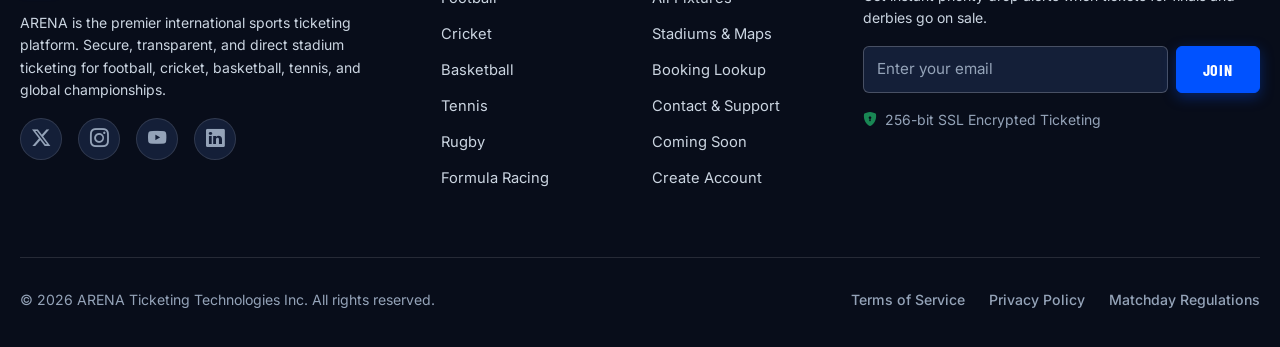
<file: ticket-details.html>
<!DOCTYPE html>
<html lang="en" data-theme="dark" data-bs-theme="dark">
<head>
  <meta charset="UTF-8">
  <meta name="viewport" content="width=device-width, initial-scale=1.0">
  <title>Digital Match Pass & Ticket Details | ARENA</title>
  <meta name="description" content="View your verified ARENA match pass, fast-track turnstile QR code, seat allocation, and download or print matchday tickets.">

  <!-- Bootstrap 5 CSS -->
  <link href="https://cdn.jsdelivr.net/npm/bootstrap@5.3.3/dist/css/bootstrap.min.css" rel="stylesheet">
  <!-- Bootstrap Icons -->
  <link rel="stylesheet" href="https://cdn.jsdelivr.net/npm/bootstrap-icons@1.11.3/font/bootstrap-icons.min.css">

  <!-- Favicon -->
  <link rel="icon" type="image/svg+xml" href="assets/images/favicon.svg">

  <!-- Custom Stylesheets -->
  <link rel="stylesheet" href="assets/css/theme.css">
  <link rel="stylesheet" href="assets/css/style.css">
  <link rel="stylesheet" href="assets/css/responsive.css">
</head>
<body>

  <!-- PRIMARY NAVBAR -->
  <header class="arena-navbar">
    <div class="container-custom d-flex align-items-center justify-content-between">
      <a href="index.html" class="navbar-brand-arena" aria-label="ARENA Homepage">
        <div class="brand-icon"><i class="bi bi-shield-shaded"></i></div>
        <div>
          <span class="brand-text">ARENA</span>
          <span class="brand-tag">FEEL THE GAME</span>
        </div>
      </a>

      <!-- Desktop Main Navigation (No dropdowns, Help changed to Contact, Offers removed) -->
      <nav class="d-none d-xl-flex align-items-center gap-1" aria-label="Main Navigation">
        <a href="index.html" class="arena-nav-link">Home</a>
        <a href="events.html" class="arena-nav-link">Sports</a>
        <a href="venue-details.html" class="arena-nav-link">Venues</a>
        <a href="ticket-details.html" class="arena-nav-link active">Ticket Lookup</a>
        <a href="contact.html" class="arena-nav-link">Contact</a>
      </nav>

      <!-- Right Actions (Sign Up CTA retained, search/theme/login/find tickets removed) -->
      <div class="d-flex align-items-center gap-2">
        <a href="signup.html" class="btn btn-sm btn-primary header-signup-btn">Sign Up</a>

        <!-- Mobile Hamburger Toggler -->
        <button class="navbar-toggler d-xl-none" type="button" aria-label="Toggle navigation">
          <i class="bi bi-list fs-3"></i>
        </button>
      </div>
    </div>

    <!-- Mobile Navigation Drawer -->
    <div class="navbar-collapse d-xl-none" id="arenaNavbarNav">
      <button class="mobile-close-btn" aria-label="Close Navigation Drawer"><i class="bi bi-x-lg"></i></button>
      <div class="d-flex align-items-center gap-2 mb-4">
        <div class="brand-icon"><i class="bi bi-shield-shaded"></i></div>
        <span class="brand-text">ARENA</span>
      </div>
      <a href="index.html" class="arena-nav-link">Home</a>
      <a href="events.html" class="arena-nav-link">Sports</a>
      <a href="venue-details.html" class="arena-nav-link">Venues</a>
      <a href="ticket-details.html" class="arena-nav-link active">Ticket Lookup</a>
      <a href="contact.html" class="arena-nav-link">Contact</a>

      <!-- Mobile Action Button (Sign Up retained) -->
      <div class="navbar-actions-mobile mt-3">
        <a href="signup.html" class="btn btn-primary w-100">Sign Up</a>
      </div>
    </div>
  </header>

  <!-- =========================================================================
       PAGE HEADER & LOOKUP BAR (Centered)
       ========================================================================= -->
  <section class="py-5 bg-surface-1 border-bottom border-subtle no-print text-center">
    <div class="container-custom">
      <div class="max-w-700 mx-auto text-center" style="max-width: 650px;">
        <span class="section-subtitle">Verified Matchday Access</span>
        <h1 class="display-6 fw-bold mb-2">OFFICIAL DIGITAL MATCH PASS</h1>
        <p class="text-secondary small mb-4">
          Present this verified boarding pass on your mobile screen or bring a printed copy for instant barcode entry at stadium turnstiles.
        </p>

        <!-- Quick Lookup Form for Any Booking Ref -->
        <form id="ticketLookupForm" class="mx-auto" style="max-width: 480px;">
          <div class="input-group">
            <span class="input-group-text"><i class="bi bi-search"></i></span>
            <input type="text" class="arena-input" id="lookupRefInput" placeholder="Enter Booking Ref (e.g. ARN-84920)" required>
            <button type="submit" class="btn btn-primary">Find Pass</button>
          </div>
        </form>
      </div>
    </div>
  </section>

  <!-- =========================================================================
       DIGITAL TICKET PASS RENDERER
       ========================================================================= -->
  <section class="py-5">
    <div class="container-custom">

      <!-- Action Buttons Bar (Top) -->
      <div class="d-flex flex-wrap justify-content-between align-items-center gap-3 max-w-780 mx-auto mb-3 no-print" style="max-width: 780px;">
        <div class="d-flex align-items-center gap-2 text-success small">
          <i class="bi bi-check-circle-fill"></i> <strong>Turnstile Ready:</strong> Pass Verified
        </div>

        <div class="d-flex flex-wrap gap-2">
          <button type="button" class="btn btn-sm btn-outline-arena" id="btnPrintTicket">
            <i class="bi bi-printer"></i> Print Pass
          </button>
          <button type="button" class="btn btn-sm btn-outline-arena" id="btnDownloadTicket">
            <i class="bi bi-file-earmark-pdf"></i> Download PDF
          </button>
          <button type="button" class="btn btn-sm btn-outline-arena" id="btnAddCalendar">
            <i class="bi bi-calendar-event"></i> Add to Calendar
          </button>
        </div>
      </div>

      <!-- The Digital Match Pass (Perforated Card) -->
      <div id="digitalTicketPassWrapper">
        <!-- Injected dynamically by tickets.js -->
      </div>

      <!-- Matchday Instructions & Advisory -->
      <div class="max-w-780 mx-auto mt-4 p-4 bg-surface-1 border border-subtle rounded-3 no-print" style="max-width: 780px;">
        <h5 class="font-heading mb-3"><i class="bi bi-info-circle text-primary"></i> Matchday Entry Guidelines</h5>
        <div class="row g-3 small text-secondary">
          <div class="col-md-6 d-flex gap-2">
            <i class="bi bi-qr-code text-primary fs-5"></i>
            <div>
              <strong>Turnstile Barcode Scanning:</strong> Set your screen brightness to maximum when presenting the pass at automated turnstiles.
            </div>
          </div>
          <div class="col-md-6 d-flex gap-2">
            <i class="bi bi-wallet2 text-success fs-5"></i>
            <div>
              <strong>Cashless Stadium Venue:</strong> Food, beverages, and merchandise concessions exclusively accept contactless and card payments.
            </div>
          </div>
          <div class="col-md-6 d-flex gap-2">
            <i class="bi bi-backpack text-warning fs-5"></i>
            <div>
              <strong>Bag Restrictions:</strong> Maximum bag dimension allowed is 21cm x 30cm (A4 size). Backpacks and oversized items are strictly prohibited.
            </div>
          </div>
          <div class="col-md-6 d-flex gap-2">
            <i class="bi bi-clock-history text-info fs-5"></i>
            <div>
              <strong>Gate Opening:</strong> Outer perimeter opens 3 hours prior to kickoff. Ensure you are inside the concourse 45 minutes before start.
            </div>
          </div>
        </div>
      </div>

    </div>
  </section>

  <!-- FOOTER -->
  <footer class="arena-footer no-print">
    <div class="container-custom">
      <div class="row g-4">
        <!-- Brand Info -->
        <div class="col-lg-4">
          <a href="index.html" class="navbar-brand-arena mb-3">
            <div class="brand-icon">
              <i class="bi bi-shield-shaded"></i>
            </div>
            <div>
              <span class="brand-text">ARENA</span>
              <span class="brand-tag">FEEL THE GAME</span>
            </div>
          </a>
          <p class="text-secondary small pe-lg-4">
            ARENA is the premier international sports ticketing platform. Secure, transparent, and direct stadium ticketing for football, cricket, basketball, tennis, and global championships.
          </p>
          <div class="d-flex gap-3 text-muted fs-5">
            <a href="#" class="text-secondary" aria-label="Twitter"><i class="bi bi-twitter-x"></i></a>
            <a href="#" class="text-secondary" aria-label="Instagram"><i class="bi bi-instagram"></i></a>
            <a href="#" class="text-secondary" aria-label="YouTube"><i class="bi bi-youtube"></i></a>
            <a href="#" class="text-secondary" aria-label="LinkedIn"><i class="bi bi-linkedin"></i></a>
          </div>
        </div>

        <!-- Sports Links -->
        <div class="col-6 col-lg-2">
          <h5 class="footer-heading">Sports</h5>
          <ul class="footer-links">
            <li><a href="events.html?sport=Football">Football</a></li>
            <li><a href="events.html?sport=Cricket">Cricket</a></li>
            <li><a href="events.html?sport=Basketball">Basketball</a></li>
            <li><a href="events.html?sport=Tennis">Tennis</a></li>
            <li><a href="events.html?sport=Rugby">Rugby</a></li>
            <li><a href="events.html?sport=Formula+Racing">Formula Racing</a></li>
          </ul>
        </div>

        <!-- Quick Links -->
        <div class="col-6 col-lg-2">
          <h5 class="footer-heading">Quick Links</h5>
          <ul class="footer-links">
            <li><a href="events.html">All Fixtures</a></li>
            <li><a href="venue-details.html">Stadiums & Maps</a></li>
            <li><a href="ticket-details.html">Booking Lookup</a></li>
            <li><a href="contact.html">Contact & Support</a></li>
            <li><a href="coming-soon.html">Coming Soon</a></li>
            <li><a href="signup.html">Create Account</a></li>
          </ul>
        </div>

        <!-- Newsletter & Guarantee -->
        <div class="col-lg-4">
          <h5 class="footer-heading">Match Alerts</h5>
          <p class="text-secondary small">Get instant priority drop alerts when tickets for finals and derbies go on sale.</p>
          <form class="d-flex gap-2" onsubmit="event.preventDefault(); window.ArenaToast ? window.ArenaToast.show('Subscribed to match alerts!', 'success') : alert('Subscribed');">
            <input type="email" class="arena-input" placeholder="Enter your email" required>
            <button type="submit" class="btn btn-primary text-nowrap">Join</button>
          </form>
          <div class="d-flex align-items-center gap-2 mt-3 text-muted small">
            <i class="bi bi-shield-lock-fill text-success"></i> 256-bit SSL Encrypted Ticketing
          </div>
        </div>
      </div>

      <div class="footer-bottom">
        <div>&copy; 2026 ARENA Ticketing Technologies Inc. All rights reserved.</div>
        <div class="footer-legal-links">
          <a href="contact.html">Terms of Service</a>
          <a href="contact.html">Privacy Policy</a>
          <a href="contact.html">Matchday Regulations</a>
        </div>
      </div>
    </div>
  </footer>

  <!-- Scripts -->
  <script src="https://cdn.jsdelivr.net/npm/bootstrap@5.3.3/dist/js/bootstrap.bundle.min.js"></script>
  <script src="assets/js/theme.js"></script>
  <script src="assets/js/events.js"></script>
  <script src="assets/js/tickets.js"></script>
  <script src="assets/js/main.js"></script>
  <script>
    document.addEventListener('DOMContentLoaded', () => {
      window.ArenaTickets.init();
    });
  </script>
</body>
</html>
</file>
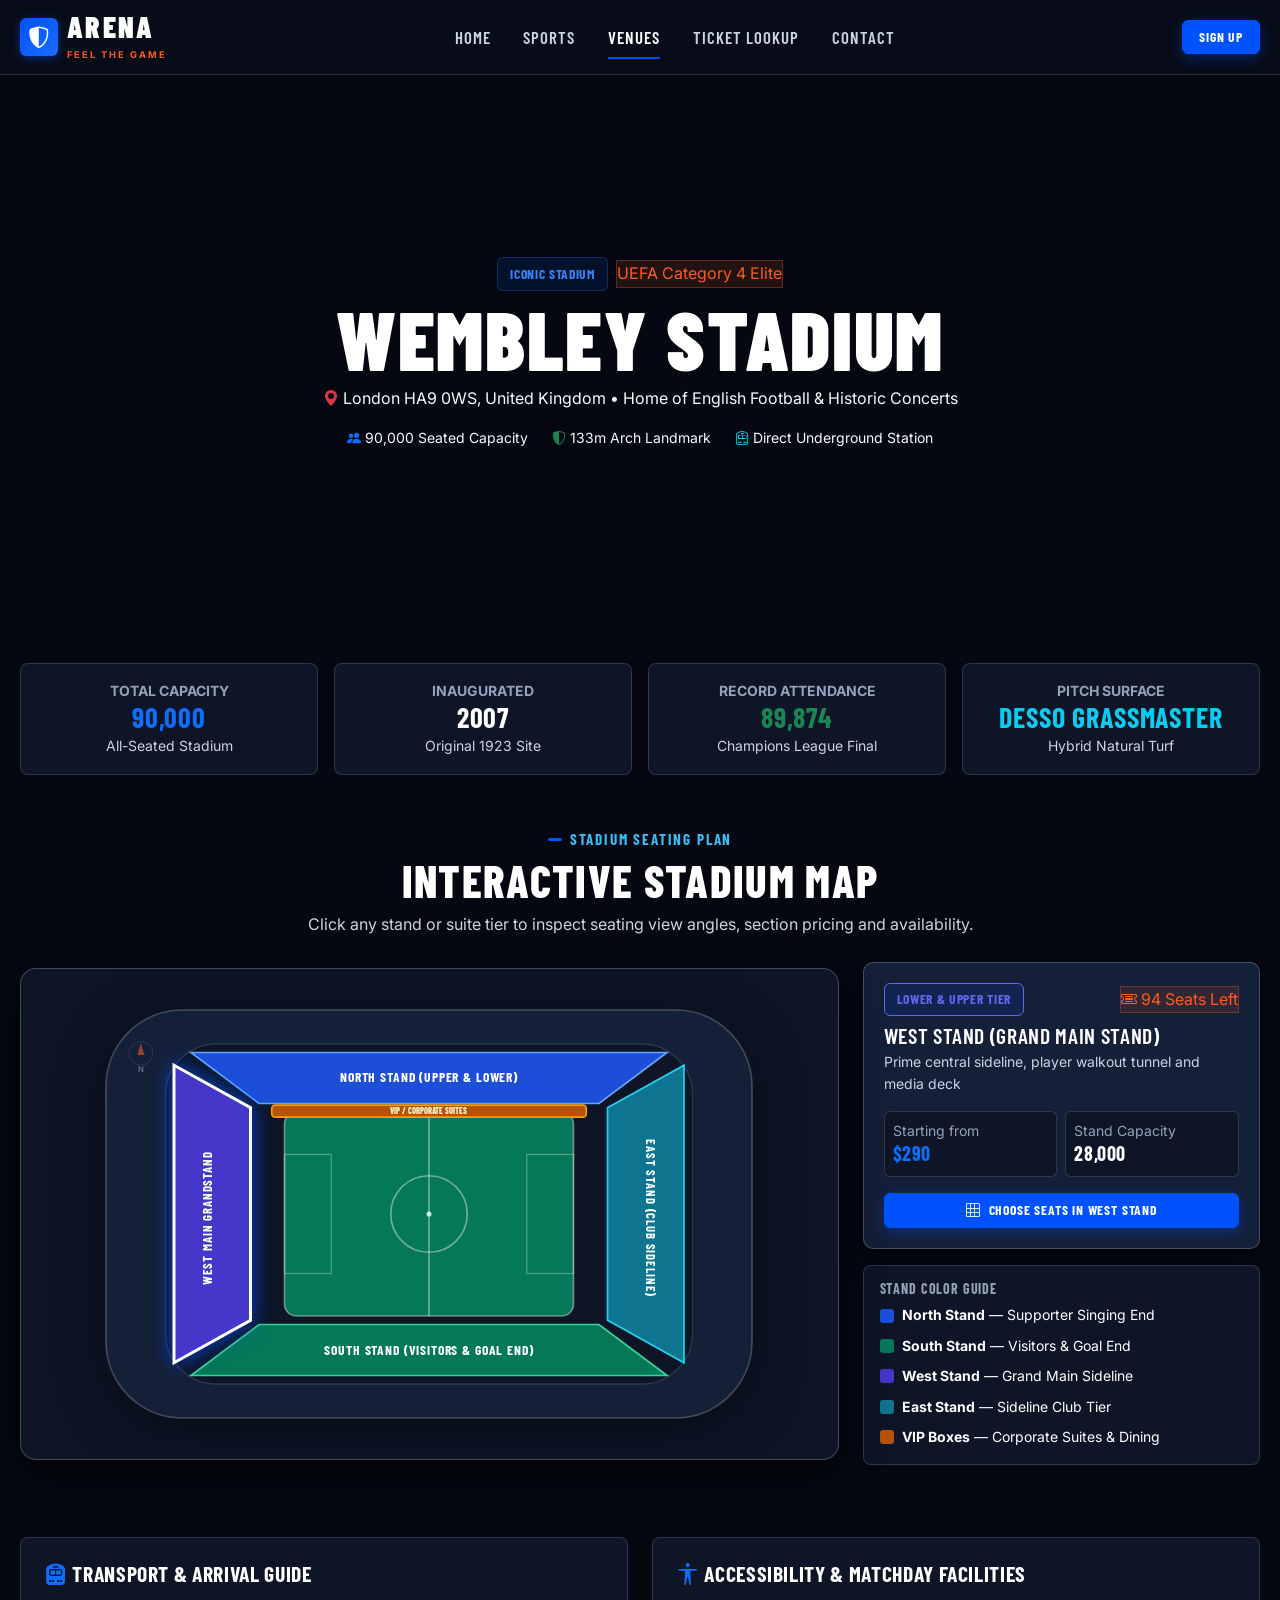
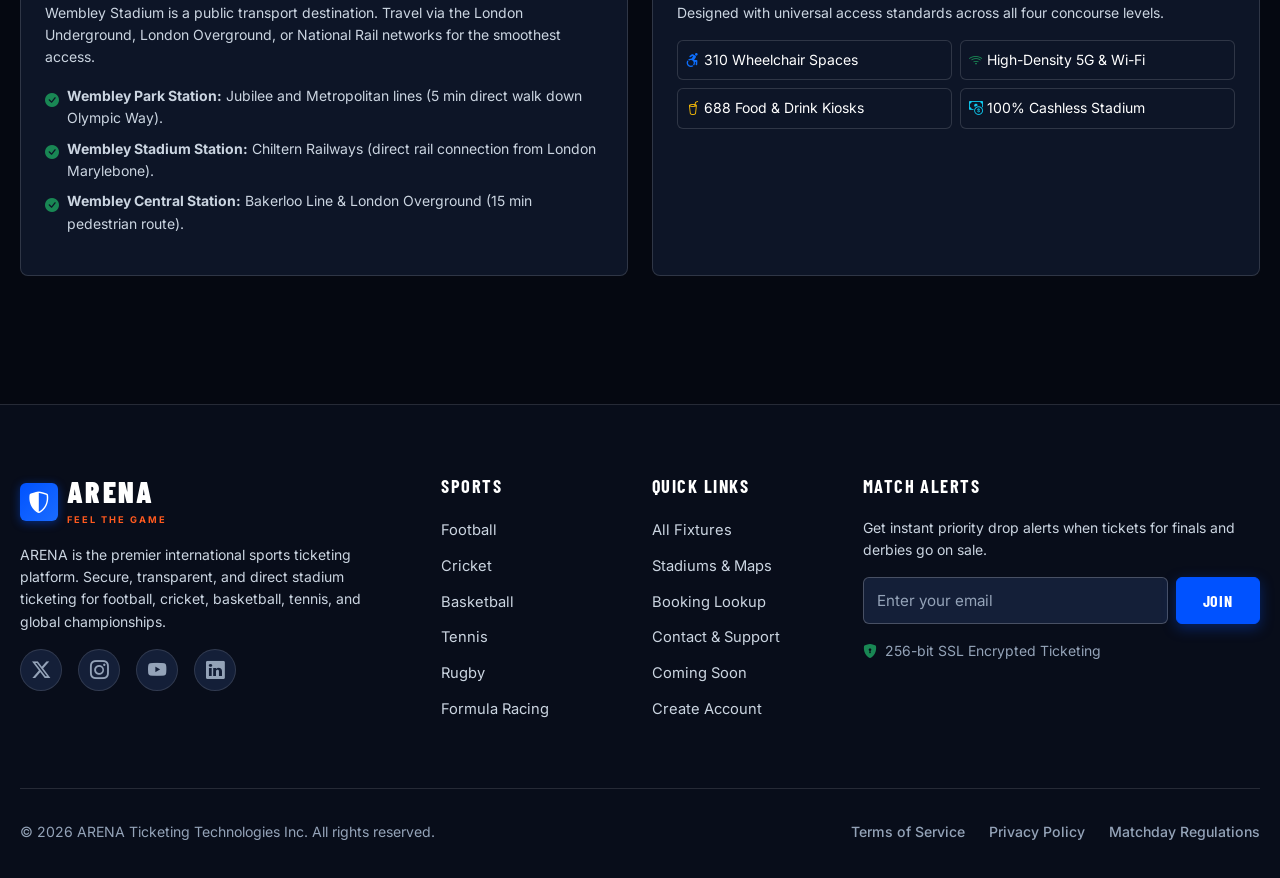
<file: venue-details.html>
<!DOCTYPE html>
<html lang="en" data-theme="dark" data-bs-theme="dark">
<head>
  <meta charset="UTF-8">
  <meta name="viewport" content="width=device-width, initial-scale=1.0">
  <title>Wembley Stadium — Seating Map & Venue Guide | ARENA</title>
  <meta name="description" content="Explore Wembley Stadium seating plans, interactive stand maps, transport guide, gate access, and hospitality amenities.">

  <!-- Bootstrap 5 CSS -->
  <link href="https://cdn.jsdelivr.net/npm/bootstrap@5.3.3/dist/css/bootstrap.min.css" rel="stylesheet">
  <!-- Bootstrap Icons -->
  <link rel="stylesheet" href="https://cdn.jsdelivr.net/npm/bootstrap-icons@1.11.3/font/bootstrap-icons.min.css">

  <!-- Favicon -->
  <link rel="icon" type="image/svg+xml" href="assets/images/favicon.svg">

  <!-- Custom Stylesheets -->
  <link rel="stylesheet" href="assets/css/theme.css">
  <link rel="stylesheet" href="assets/css/style.css">
  <link rel="stylesheet" href="assets/css/responsive.css">
</head>
<body>

  <!-- PRIMARY NAVBAR -->
  <header class="arena-navbar">
    <div class="container-custom d-flex align-items-center justify-content-between">
      <a href="index.html" class="navbar-brand-arena" aria-label="ARENA Homepage">
        <div class="brand-icon"><i class="bi bi-shield-shaded"></i></div>
        <div>
          <span class="brand-text">ARENA</span>
          <span class="brand-tag">FEEL THE GAME</span>
        </div>
      </a>

      <!-- Desktop Main Navigation (No dropdowns, Help changed to Contact, Offers removed) -->
      <nav class="d-none d-xl-flex align-items-center gap-1" aria-label="Main Navigation">
        <a href="index.html" class="arena-nav-link">Home</a>
        <a href="events.html" class="arena-nav-link">Sports</a>
        <a href="venue-details.html" class="arena-nav-link active">Venues</a>
        <a href="ticket-details.html" class="arena-nav-link">Ticket Lookup</a>
        <a href="contact.html" class="arena-nav-link">Contact</a>
      </nav>

      <!-- Right Actions (Sign Up CTA retained, search/theme/login/find tickets removed) -->
      <div class="d-flex align-items-center gap-2">
        <a href="signup.html" class="btn btn-sm btn-primary header-signup-btn">Sign Up</a>

        <!-- Mobile Hamburger Toggler -->
        <button class="navbar-toggler d-xl-none" type="button" aria-label="Toggle navigation">
          <i class="bi bi-list fs-3"></i>
        </button>
      </div>
    </div>

    <!-- Mobile Navigation Drawer -->
    <div class="navbar-collapse d-xl-none" id="arenaNavbarNav">
      <button class="mobile-close-btn" aria-label="Close Navigation Drawer"><i class="bi bi-x-lg"></i></button>
      <div class="d-flex align-items-center gap-2 mb-4">
        <div class="brand-icon"><i class="bi bi-shield-shaded"></i></div>
        <span class="brand-text">ARENA</span>
      </div>
      <a href="index.html" class="arena-nav-link">Home</a>
      <a href="events.html" class="arena-nav-link">Sports</a>
      <a href="venue-details.html" class="arena-nav-link active">Venues</a>
      <a href="ticket-details.html" class="arena-nav-link">Ticket Lookup</a>
      <a href="contact.html" class="arena-nav-link">Contact</a>

      <!-- Mobile Action Button (Sign Up retained) -->
      <div class="navbar-actions-mobile mt-3">
        <a href="signup.html" class="btn btn-primary w-100">Sign Up</a>
      </div>
    </div>
  </header>

  <!-- =========================================================================
       VENUE HERO SECTION
       ========================================================================= -->
  <section class="hero-section" style="min-height: 60vh; background-image: url('https://images.unsplash.com/photo-1574629810360-7efbbe195018?auto=format&fit=crop&w=2000&q=80');">
    <div class="hero-overlay"></div>
    <div class="container-custom hero-content py-4">
      <div class="row justify-content-center text-center">
        <div class="col-lg-9 d-flex flex-column align-items-center">
          <div class="d-flex align-items-center justify-content-center gap-2 mb-2">
            <span class="badge-sport">Iconic Stadium</span>
            <span class="badge-urgent">UEFA Category 4 Elite</span>
          </div>
          <h1 class="hero-title text-white mb-2">Wembley Stadium</h1>
          <p class="text-light opacity-90 fs-6 mb-3 mx-auto" style="max-width: 650px;">
            <i class="bi bi-geo-alt-fill text-danger"></i> London HA9 0WS, United Kingdom &bull; Home of English Football & Historic Concerts
          </p>
          <div class="d-flex flex-wrap justify-content-center gap-4 text-light opacity-80 small">
            <span><i class="bi bi-people-fill text-primary"></i> 90,000 Seated Capacity</span>
            <span><i class="bi bi-shield-shaded text-success"></i> 133m Arch Landmark</span>
            <span><i class="bi bi-train-front text-info"></i> Direct Underground Station</span>
          </div>
        </div>
      </div>
    </div>
  </section>

  <!-- =========================================================================
       VENUE SPECS & INTERACTIVE SEATING MAP
       ========================================================================= -->
  <section class="py-5">
    <div class="container-custom">

      <!-- Stadium Key Stats Row -->
      <div class="row g-3 mb-5">
        <div class="col-6 col-md-3">
          <div class="p-3 bg-surface-1 border border-subtle rounded-3 text-center">
            <span class="text-muted small text-uppercase fw-bold d-block">Total Capacity</span>
            <span class="font-heading fs-3 fw-bold text-primary">90,000</span>
            <span class="text-secondary small d-block">All-Seated Stadium</span>
          </div>
        </div>
        <div class="col-6 col-md-3">
          <div class="p-3 bg-surface-1 border border-subtle rounded-3 text-center">
            <span class="text-muted small text-uppercase fw-bold d-block">Inaugurated</span>
            <span class="font-heading fs-3 fw-bold text-white">2007</span>
            <span class="text-secondary small d-block">Original 1923 Site</span>
          </div>
        </div>
        <div class="col-6 col-md-3">
          <div class="p-3 bg-surface-1 border border-subtle rounded-3 text-center">
            <span class="text-muted small text-uppercase fw-bold d-block">Record Attendance</span>
            <span class="font-heading fs-3 fw-bold text-success">89,874</span>
            <span class="text-secondary small d-block">Champions League Final</span>
          </div>
        </div>
        <div class="col-6 col-md-3">
          <div class="p-3 bg-surface-1 border border-subtle rounded-3 text-center">
            <span class="text-muted small text-uppercase fw-bold d-block">Pitch Surface</span>
            <span class="font-heading fs-3 fw-bold text-info">Desso GrassMaster</span>
            <span class="text-secondary small d-block">Hybrid Natural Turf</span>
          </div>
        </div>
      </div>

      <!-- Interactive Stadium Map Section -->
      <div class="mb-5">
        <div class="section-header text-center mb-4">
          <span class="section-subtitle">Stadium Seating Plan</span>
          <h2>Interactive Stadium Map</h2>
          <p class="text-secondary">Click any stand or suite tier to inspect seating view angles, section pricing and availability.</p>
        </div>

        <div class="row g-4 align-items-center">
          <!-- Interactive SVG Stadium Visualizer -->
          <div class="col-lg-8">
            <div class="stadium-map-container" id="venueStadiumMap">
              <!-- Rendered via seating.js -->
            </div>
          </div>

          <!-- Stand Inspector Card -->
          <div class="col-lg-4">
            <div id="venueStandInspector">
              <!-- Dynamically updated via seating.js -->
            </div>

            <!-- Seat Legend -->
            <div class="p-3 bg-surface-1 border border-subtle rounded-3 mt-3">
              <h6 class="text-uppercase text-muted fw-bold mb-2 small">Stand Color Guide</h6>
              <div class="d-flex flex-column gap-2 small">
                <div class="d-flex align-items-center gap-2">
                  <span style="width:14px; height:14px; background:#1D4ED8; border-radius:3px; display:inline-block;"></span>
                  <span><strong>North Stand</strong> — Supporter Singing End</span>
                </div>
                <div class="d-flex align-items-center gap-2">
                  <span style="width:14px; height:14px; background:#047857; border-radius:3px; display:inline-block;"></span>
                  <span><strong>South Stand</strong> — Visitors & Goal End</span>
                </div>
                <div class="d-flex align-items-center gap-2">
                  <span style="width:14px; height:14px; background:#4338CA; border-radius:3px; display:inline-block;"></span>
                  <span><strong>West Stand</strong> — Grand Main Sideline</span>
                </div>
                <div class="d-flex align-items-center gap-2">
                  <span style="width:14px; height:14px; background:#0E7490; border-radius:3px; display:inline-block;"></span>
                  <span><strong>East Stand</strong> — Sideline Club Tier</span>
                </div>
                <div class="d-flex align-items-center gap-2">
                  <span style="width:14px; height:14px; background:#B45309; border-radius:3px; display:inline-block;"></span>
                  <span><strong>VIP Boxes</strong> — Corporate Suites & Dining</span>
                </div>
              </div>
            </div>
          </div>
        </div>
      </div>

      <!-- Facilities & Matchday Navigation Grid -->
      <div class="row g-4 mt-2">
        
        <!-- Public Transport & Getting Here -->
        <div class="col-md-6">
          <div class="p-4 bg-surface-1 border border-subtle rounded-3 h-100">
            <h4 class="font-heading mb-3"><i class="bi bi-train-front-fill text-primary"></i> Transport & Arrival Guide</h4>
            <p class="text-secondary small mb-3">
              Wembley Stadium is a public transport destination. Travel via the London Underground, London Overground, or National Rail networks for the smoothest access.
            </p>
            <ul class="list-unstyled d-flex flex-column gap-2 small text-secondary">
              <li class="d-flex align-items-start gap-2">
                <i class="bi bi-check-circle-fill text-success mt-1"></i>
                <div><strong>Wembley Park Station:</strong> Jubilee and Metropolitan lines (5 min direct walk down Olympic Way).</div>
              </li>
              <li class="d-flex align-items-start gap-2">
                <i class="bi bi-check-circle-fill text-success mt-1"></i>
                <div><strong>Wembley Stadium Station:</strong> Chiltern Railways (direct rail connection from London Marylebone).</div>
              </li>
              <li class="d-flex align-items-start gap-2">
                <i class="bi bi-check-circle-fill text-success mt-1"></i>
                <div><strong>Wembley Central Station:</strong> Bakerloo Line & London Overground (15 min pedestrian route).</div>
              </li>
            </ul>
          </div>
        </div>

        <!-- Facilities & Accessibility -->
        <div class="col-md-6">
          <div class="p-4 bg-surface-1 border border-subtle rounded-3 h-100">
            <h4 class="font-heading mb-3"><i class="bi bi-universal-access text-primary"></i> Accessibility & Matchday Facilities</h4>
            <p class="text-secondary small mb-3">
              Designed with universal access standards across all four concourse levels.
            </p>
            <div class="row g-2 small">
              <div class="col-6">
                <div class="p-2 rounded bg-surface-2 border border-subtle">
                  <i class="bi bi-person-wheelchair text-primary"></i> 310 Wheelchair Spaces
                </div>
              </div>
              <div class="col-6">
                <div class="p-2 rounded bg-surface-2 border border-subtle">
                  <i class="bi bi-wifi text-success"></i> High-Density 5G & Wi-Fi
                </div>
              </div>
              <div class="col-6">
                <div class="p-2 rounded bg-surface-2 border border-subtle">
                  <i class="bi bi-cup-straw text-warning"></i> 688 Food & Drink Kiosks
                </div>
              </div>
              <div class="col-6">
                <div class="p-2 rounded bg-surface-2 border border-subtle">
                  <i class="bi bi-cash-coin text-info"></i> 100% Cashless Stadium
                </div>
              </div>
            </div>
          </div>
        </div>

      </div>

    </div>
  </section>

  <!-- FOOTER -->
  <footer class="arena-footer">
    <div class="container-custom">
      <div class="row g-4">
        <!-- Brand Info -->
        <div class="col-lg-4">
          <a href="index.html" class="navbar-brand-arena mb-3">
            <div class="brand-icon">
              <i class="bi bi-shield-shaded"></i>
            </div>
            <div>
              <span class="brand-text">ARENA</span>
              <span class="brand-tag">FEEL THE GAME</span>
            </div>
          </a>
          <p class="text-secondary small pe-lg-4">
            ARENA is the premier international sports ticketing platform. Secure, transparent, and direct stadium ticketing for football, cricket, basketball, tennis, and global championships.
          </p>
          <div class="d-flex gap-3 text-muted fs-5">
            <a href="#" class="text-secondary" aria-label="Twitter"><i class="bi bi-twitter-x"></i></a>
            <a href="#" class="text-secondary" aria-label="Instagram"><i class="bi bi-instagram"></i></a>
            <a href="#" class="text-secondary" aria-label="YouTube"><i class="bi bi-youtube"></i></a>
            <a href="#" class="text-secondary" aria-label="LinkedIn"><i class="bi bi-linkedin"></i></a>
          </div>
        </div>

        <!-- Sports Links -->
        <div class="col-6 col-lg-2">
          <h5 class="footer-heading">Sports</h5>
          <ul class="footer-links">
            <li><a href="events.html?sport=Football">Football</a></li>
            <li><a href="events.html?sport=Cricket">Cricket</a></li>
            <li><a href="events.html?sport=Basketball">Basketball</a></li>
            <li><a href="events.html?sport=Tennis">Tennis</a></li>
            <li><a href="events.html?sport=Rugby">Rugby</a></li>
            <li><a href="events.html?sport=Formula+Racing">Formula Racing</a></li>
          </ul>
        </div>

        <!-- Quick Links -->
        <div class="col-6 col-lg-2">
          <h5 class="footer-heading">Quick Links</h5>
          <ul class="footer-links">
            <li><a href="events.html">All Fixtures</a></li>
            <li><a href="venue-details.html">Stadiums & Maps</a></li>
            <li><a href="ticket-details.html">Booking Lookup</a></li>
            <li><a href="contact.html">Contact & Support</a></li>
            <li><a href="coming-soon.html">Coming Soon</a></li>
            <li><a href="signup.html">Create Account</a></li>
          </ul>
        </div>

        <!-- Newsletter & Guarantee -->
        <div class="col-lg-4">
          <h5 class="footer-heading">Match Alerts</h5>
          <p class="text-secondary small">Get instant priority drop alerts when tickets for finals and derbies go on sale.</p>
          <form class="d-flex gap-2" onsubmit="event.preventDefault(); window.ArenaToast ? window.ArenaToast.show('Subscribed to match alerts!', 'success') : alert('Subscribed');">
            <input type="email" class="arena-input" placeholder="Enter your email" required>
            <button type="submit" class="btn btn-primary text-nowrap">Join</button>
          </form>
          <div class="d-flex align-items-center gap-2 mt-3 text-muted small">
            <i class="bi bi-shield-lock-fill text-success"></i> 256-bit SSL Encrypted Ticketing
          </div>
        </div>
      </div>

      <div class="footer-bottom">
        <div>&copy; 2026 ARENA Ticketing Technologies Inc. All rights reserved.</div>
        <div class="footer-legal-links">
          <a href="contact.html">Terms of Service</a>
          <a href="contact.html">Privacy Policy</a>
          <a href="contact.html">Matchday Regulations</a>
        </div>
      </div>
    </div>
  </footer>

  <!-- Scripts -->
  <script src="https://cdn.jsdelivr.net/npm/bootstrap@5.3.3/dist/js/bootstrap.bundle.min.js"></script>
  <script src="assets/js/theme.js"></script>
  <script src="assets/js/events.js"></script>
  <script src="assets/js/seating.js"></script>
  <script src="assets/js/main.js"></script>

  <script>
    document.addEventListener('DOMContentLoaded', () => {
      // Initialize Stadium Seating Map in Venue Details mode
      new window.StadiumSeatingManager({
        containerId: 'venueStadiumMap',
        inspectorId: 'venueStandInspector',
        initialStand: 'west'
      });
    });
  </script>
</body>
</html>
</file>
<file: assets/css/theme.css>
/* ==========================================================================
   ARENA — SPORTS TICKETING PLATFORM
   THEME & DESIGN SYSTEM TOKENS
   ========================================================================== */

@import url('https://fonts.googleapis.com/css2?family=Barlow+Condensed:ital,wght@0,400;0,500;0,600;0,700;0,800;0,900;1,700&family=Inter:wght@300;400;500;600;700;800&display=swap');

:root {
  /* Fonts */
  --font-heading: 'Barlow Condensed', -apple-system, BlinkMacSystemFont, sans-serif;
  --font-body: 'Inter', -apple-system, BlinkMacSystemFont, 'Segoe UI', Roboto, sans-serif;

  /* Global Brand Accents (Consistent across themes) */
  --color-primary: #0052FF;
  --color-primary-rgb: 0, 82, 255;
  --color-primary-hover: #1A6CFF;
  --color-primary-active: #0041CC;
  --color-primary-light: rgba(0, 82, 255, 0.12);
  --color-primary-glow: rgba(0, 82, 255, 0.4);

  --color-accent: #FF5A1F;
  --color-accent-rgb: 255, 90, 31;
  --color-accent-hover: #E04810;
  --color-accent-light: rgba(255, 90, 31, 0.12);
  --color-accent-glow: rgba(255, 90, 31, 0.35);

  --color-success: #10B981;
  --color-success-light: rgba(16, 185, 129, 0.15);
  --color-warning: #F59E0B;
  --color-warning-light: rgba(245, 158, 11, 0.15);
  --color-danger: #EF4444;
  --color-danger-light: rgba(239, 68, 68, 0.15);
  --color-vip: #F59E0B;
  --color-vip-glow: rgba(245, 158, 11, 0.35);

  /* Radius */
  --radius-sm: 6px;
  --radius-md: 10px;
  --radius-lg: 16px;
  --radius-xl: 24px;
  --radius-full: 9999px;

  /* Transitions */
  --transition-fast: 0.18s cubic-bezier(0.16, 1, 0.3, 1);
  --transition-base: 0.28s cubic-bezier(0.16, 1, 0.3, 1);
  --transition-smooth: 0.45s cubic-bezier(0.16, 1, 0.3, 1);
}

/* --------------------------------------------------------------------------
   DARK THEME (Default)
   Deep Midnight Navy + Stadium Black + Electric Cobalt
   -------------------------------------------------------------------------- */
:root,
[data-theme="dark"],
[data-bs-theme="dark"],
:root:not([data-theme="light"]) {
  color-scheme: dark;

  --bg-body: #050811;
  --bg-surface-0: #080D1A;
  --bg-surface-1: #0D1527;
  --bg-surface-2: #141F38;
  --bg-surface-3: #1B2948;
  --bg-glass: rgba(13, 21, 39, 0.85);
  --bg-glass-strong: rgba(8, 13, 26, 0.95);

  --text-primary: #FFFFFF;
  --text-secondary: #CBD5E1;
  --text-muted: #94A3B8;
  --text-inverse: #050811;

  --border-subtle: rgba(255, 255, 255, 0.12);
  --border-medium: rgba(255, 255, 255, 0.22);
  --border-bright: rgba(0, 82, 255, 0.6);

  --shadow-sm: 0 2px 8px rgba(0, 0, 0, 0.4);
  --shadow-md: 0 8px 24px rgba(0, 0, 0, 0.5);
  --shadow-lg: 0 16px 40px rgba(0, 0, 0, 0.65);
  --shadow-glow: 0 0 30px rgba(0, 82, 255, 0.25);

  --turf-color: #047857;
  --turf-glow: rgba(4, 120, 87, 0.2);

  /* Stadium Seating Map States */
  --seat-avail-bg: #1B2948;
  --seat-avail-border: #334E7D;
  --seat-avail-text: #E2E8F0;
  --seat-selected-bg: #0052FF;
  --seat-selected-border: #60A5FA;
  --seat-selected-text: #FFFFFF;
  --seat-sold-bg: #111827;
  --seat-sold-border: #1F2937;
  --seat-sold-text: #4B5563;
  --seat-vip-bg: #78350F;
  --seat-vip-border: #F59E0B;
  --seat-vip-text: #FEF3C7;

  /* Card Gradients */
  --gradient-overlay: linear-gradient(180deg, rgba(5, 8, 17, 0.1) 0%, rgba(5, 8, 17, 0.88) 75%, #050811 100%);
  --gradient-hero: linear-gradient(180deg, rgba(5, 8, 17, 0.55) 0%, rgba(5, 8, 17, 0.88) 65%, #050811 100%);
  --gradient-accent: linear-gradient(135deg, #0052FF 0%, #1A6CFF 100%);

  /* Bootstrap 5 Theme Variable Overrides */
  --bs-body-color: #CBD5E1;
  --bs-body-bg: #050811;
  --bs-emphasis-color: #FFFFFF;
  --bs-secondary-color: #94A3B8;
  --bs-tertiary-color: #64748B;
  --bs-border-color: rgba(255, 255, 255, 0.14);
}
</file>
<file: assets/css/style.css>
/* ==========================================================================
   ARENA — SPORTS TICKETING PLATFORM
   CORE STYLESHEET (style.css)
   ========================================================================== */

/* --------------------------------------------------------------------------
   01. RESET & BASE
   -------------------------------------------------------------------------- */
*, *::before, *::after {
  box-sizing: border-box;
}

html {
  scroll-behavior: smooth;
  font-size: 16px;
}

body {
  margin: 0;
  padding: 0;
  font-family: var(--font-body);
  background-color: var(--bg-body);
  color: var(--text-primary);
  line-height: 1.6;
  -webkit-font-smoothing: antialiased;
  -moz-osx-font-smoothing: grayscale;
  overflow-x: hidden;
  transition: background-color var(--transition-base), color var(--transition-base);
}

/* Headings */
h1, h2, h3, h4, h5, h6,
.font-heading {
  font-family: var(--font-heading);
  text-transform: uppercase;
  letter-spacing: 0.03em;
  font-weight: 700;
  line-height: 1.05;
  color: var(--text-primary);
  margin-bottom: 0.5rem;
}

h1 { font-size: clamp(2.5rem, 5vw, 4.5rem); font-weight: 800; }
h2 { font-size: clamp(2rem, 3.5vw, 3rem); font-weight: 800; }
h3 { font-size: clamp(1.4rem, 2.5vw, 2rem); font-weight: 700; }
h4 { font-size: 1.35rem; font-weight: 600; }
h5 { font-size: 1.15rem; font-weight: 600; }
h6 { font-size: 0.95rem; font-weight: 600; letter-spacing: 0.06em; }

p {
  color: var(--text-secondary);
  margin-bottom: 1rem;
}

a {
  color: var(--color-primary);
  text-decoration: none;
  transition: color var(--transition-fast);
}
a:hover {
  color: var(--color-primary-hover);
}

img {
  max-width: 100%;
  height: auto;
  display: block;
}

/* Utility Containers */
.container-custom {
  width: 100%;
  max-width: 1320px;
  margin-left: auto;
  margin-right: auto;
  padding-left: 1.25rem;
  padding-right: 1.25rem;
}

/* Subtle sports badge */
.badge-sport {
  display: inline-flex;
  align-items: center;
  gap: 0.35rem;
  padding: 0.3rem 0.75rem;
  font-family: var(--font-heading);
  font-size: 0.85rem;
  font-weight: 700;
  letter-spacing: 0.05em;
  text-transform: uppercase;
  border-radius: var(--radius-sm);
  background: var(--color-primary-light);
  color: #3B82F6;
  border: 1px solid rgba(59, 130, 246, 0.25);
}

.badge-urgent {
  background: var(--color-accent-light);
  color: var(--color-accent);
  border: 1px solid rgba(255, 90, 31, 0.3);
}

.badge-success {
  background: var(--color-success-light);
  color: var(--color-success);
  border: 1px solid rgba(16, 185, 129, 0.3);
}

.badge-vip {
  background: rgba(245, 158, 11, 0.15);
  color: var(--color-vip);
  border: 1px solid rgba(245, 158, 11, 0.3);
}

/* Section Header standard */
.section-header {
  margin-bottom: 2.5rem;
}
.section-subtitle {
  font-family: var(--font-heading);
  text-transform: uppercase;
  font-size: 0.95rem;
  letter-spacing: 0.12em;
  color: var(--color-primary);
  font-weight: 700;
  display: inline-flex;
  align-items: center;
  gap: 0.5rem;
  margin-bottom: 0.35rem;
}
.section-subtitle::before {
  content: '';
  display: inline-block;
  width: 14px;
  height: 3px;
  background: var(--color-primary);
  border-radius: 2px;
}

/* --------------------------------------------------------------------------
   02. BUTTONS & UI CONTROLS
   -------------------------------------------------------------------------- */
.btn {
  font-family: var(--font-heading);
  text-transform: uppercase;
  font-weight: 700;
  letter-spacing: 0.06em;
  font-size: 1rem;
  padding: 0.75rem 1.6rem;
  border-radius: var(--radius-sm);
  transition: all var(--transition-fast);
  display: inline-flex;
  align-items: center;
  justify-content: center;
  gap: 0.5rem;
  cursor: pointer;
  border: 1px solid transparent;
  line-height: 1.2;
}

.btn-primary {
  background: var(--color-primary);
  color: #FFFFFF !important;
  border-color: var(--color-primary);
  box-shadow: 0 4px 14px rgba(0, 82, 255, 0.35);
}
.btn-primary:hover,
.btn-primary:focus {
  background: var(--color-primary-hover);
  border-color: var(--color-primary-hover);
  box-shadow: 0 6px 20px rgba(0, 82, 255, 0.55);
  transform: translateY(-2px);
}

.btn-accent {
  background: var(--color-accent);
  color: #FFFFFF !important;
  border-color: var(--color-accent);
  box-shadow: 0 4px 14px rgba(255, 90, 31, 0.35);
}
.btn-accent:hover,
.btn-accent:focus {
  background: var(--color-accent-hover);
  border-color: var(--color-accent-hover);
  box-shadow: 0 6px 20px rgba(255, 90, 31, 0.55);
  transform: translateY(-2px);
}

.btn-outline-arena {
  background: transparent;
  color: var(--text-primary) !important;
  border-color: var(--border-medium);
}
.btn-outline-arena:hover {
  background: var(--bg-surface-2);
  border-color: var(--color-primary);
  color: var(--color-primary) !important;
  transform: translateY(-2px);
}

.btn-outline-primary {
  background: transparent;
  color: var(--color-primary) !important;
  border-color: var(--color-primary);
}
.btn-outline-primary:hover {
  background: var(--color-primary);
  color: #FFFFFF !important;
  box-shadow: 0 4px 14px rgba(0, 82, 255, 0.35);
}

.btn-sm {
  padding: 0.5rem 1rem;
  font-size: 0.85rem;
}

.btn-lg {
  padding: 0.95rem 2.2rem;
  font-size: 1.15rem;
}

/* --------------------------------------------------------------------------
   03. NAVBAR
   -------------------------------------------------------------------------- */
.arena-navbar {
  position: sticky;
  top: 0;
  z-index: 1040;
  background-color: var(--bg-glass-strong);
  backdrop-filter: blur(14px);
  -webkit-backdrop-filter: blur(14px);
  border-bottom: 1px solid var(--border-subtle);
  transition: all var(--transition-base);
  padding: 0.75rem 0;
}

.arena-navbar.scrolled {
  padding: 0.55rem 0;
  box-shadow: var(--shadow-md);
  border-bottom-color: var(--border-medium);
}

.navbar-brand-arena {
  display: flex;
  align-items: center;
  gap: 0.55rem;
  text-decoration: none;
}

.brand-icon {
  width: 38px;
  height: 38px;
  border-radius: var(--radius-sm);
  background: linear-gradient(135deg, #0052FF 0%, #1A6CFF 100%);
  display: flex;
  align-items: center;
  justify-content: center;
  color: #FFFFFF;
  font-size: 1.35rem;
  box-shadow: 0 2px 10px rgba(0, 82, 255, 0.45);
}

.brand-text {
  font-family: var(--font-heading);
  font-size: 1.85rem;
  font-weight: 900;
  letter-spacing: 0.08em;
  color: var(--text-primary);
  line-height: 1;
  text-transform: uppercase;
}

.brand-tag {
  display: block;
  font-size: 0.58rem;
  font-family: var(--font-body);
  letter-spacing: 0.22em;
  color: var(--color-accent);
  text-transform: uppercase;
  font-weight: 700;
  margin-top: 2px;
}

.arena-nav-link {
  font-family: var(--font-heading);
  font-size: 1.05rem;
  font-weight: 600;
  text-transform: uppercase;
  letter-spacing: 0.06em;
  color: var(--text-secondary) !important;
  padding: 0.5rem 0.9rem !important;
  position: relative;
  transition: color var(--transition-fast);
}

.arena-nav-link:hover,
.arena-nav-link.active {
  color: var(--text-primary) !important;
}

.arena-nav-link.active::after,
.arena-nav-link:hover::after {
  content: '';
  position: absolute;
  bottom: 0px;
  left: 0.9rem;
  right: 0.9rem;
  height: 2px;
  background: var(--color-primary);
  border-radius: 2px;
}

/* Custom Dropdown Menus */
.arena-dropdown-menu {
  background-color: var(--bg-surface-1);
  border: 1px solid var(--border-medium);
  border-radius: var(--radius-md);
  box-shadow: var(--shadow-lg);
  padding: 0.75rem;
  min-width: 240px;
  margin-top: 0.6rem;
  animation: fadeInDown 0.2s ease-out;
}

@keyframes fadeInDown {
  from { opacity: 0; transform: translateY(-8px); }
  to { opacity: 1; transform: translateY(0); }
}

.arena-dropdown-item {
  display: flex;
  align-items: center;
  gap: 0.75rem;
  padding: 0.6rem 0.85rem;
  color: var(--text-secondary);
  font-weight: 500;
  border-radius: var(--radius-sm);
  transition: all var(--transition-fast);
}

.arena-dropdown-item i {
  font-size: 1.15rem;
  color: var(--color-primary);
  width: 22px;
  text-align: center;
}

.arena-dropdown-item:hover {
  background-color: var(--bg-surface-2);
  color: var(--text-primary);
  padding-left: 1.1rem;
}

/* Mobile Navigation Hamburger Toggler */
.navbar-toggler {
  width: 40px;
  height: 40px;
  border-radius: var(--radius-sm);
  background: var(--bg-surface-2);
  border: 1px solid var(--border-subtle);
  color: var(--text-primary);
  display: flex;
  align-items: center;
  justify-content: center;
  font-size: 1.25rem;
  cursor: pointer;
  padding: 0;
  transition: all var(--transition-fast);
}

.navbar-toggler:hover,
.navbar-toggler:focus {
  background: var(--bg-surface-3);
  border-color: var(--color-primary);
  color: var(--color-primary);
  outline: none;
  box-shadow: 0 0 0 2px rgba(0, 82, 255, 0.25);
}

/* Theme Toggle Button */
.btn-theme-toggle {
  width: 40px;
  height: 40px;
  border-radius: var(--radius-sm);
  background: var(--bg-surface-2);
  border: 1px solid var(--border-subtle);
  color: var(--text-primary);
  display: flex;
  align-items: center;
  justify-content: center;
  font-size: 1.15rem;
  cursor: pointer;
  transition: all var(--transition-fast);
}

.btn-theme-toggle:hover {
  background: var(--bg-surface-3);
  border-color: var(--color-primary);
  transform: rotate(15deg);
}

/* Quick Search Button in Nav */
.btn-nav-search {
  width: 40px;
  height: 40px;
  border-radius: var(--radius-sm);
  background: var(--bg-surface-2);
  border: 1px solid var(--border-subtle);
  color: var(--text-primary);
  display: flex;
  align-items: center;
  justify-content: center;
  font-size: 1.15rem;
  cursor: pointer;
  transition: all var(--transition-fast);
}
.btn-nav-search:hover {
  background: var(--bg-surface-3);
  border-color: var(--color-primary);
}

/* --------------------------------------------------------------------------
   04. HERO SECTION
   -------------------------------------------------------------------------- */
.hero-section {
  position: relative;
  min-height: 60vh;
  display: flex;
  align-items: center;
  background-size: cover;
  background-position: center center;
  background-repeat: no-repeat;
  padding: 4.5rem 0 3.5rem;
  overflow: hidden;
}

.hero-section.hero-home {
  min-height: 65vh;
  padding: 4.5rem 0 3.5rem;
}

.hero-overlay {
  position: absolute;
  inset: 0;
  background: var(--gradient-hero);
  z-index: 1;
}

.hero-content {
  position: relative;
  z-index: 2;
}

.hero-ticker-pill {
  display: inline-flex;
  align-items: center;
  gap: 0.6rem;
  background: rgba(8, 13, 26, 0.7);
  backdrop-filter: blur(8px);
  padding: 0.35rem 0.9rem;
  border-radius: var(--radius-full);
  border: 1px solid var(--border-medium);
  margin-bottom: 1.5rem;
}

.ticker-pulse {
  width: 8px;
  height: 8px;
  border-radius: 50%;
  background: #10B981;
  box-shadow: 0 0 0 0 rgba(16, 185, 129, 0.7);
  animation: pulse 1.6s infinite;
}

@keyframes pulse {
  0% { transform: scale(0.95); box-shadow: 0 0 0 0 rgba(16, 185, 129, 0.7); }
  70% { transform: scale(1); box-shadow: 0 0 0 8px rgba(16, 185, 129, 0); }
  100% { transform: scale(0.95); box-shadow: 0 0 0 0 rgba(16, 185, 129, 0); }
}

.hero-title {
  font-size: clamp(2.8rem, 6.5vw, 5.5rem);
  font-weight: 900;
  text-transform: uppercase;
  line-height: 0.95;
  letter-spacing: 0.02em;
  margin-bottom: 1.25rem;
}

.hero-title .text-gradient-blue {
  background: linear-gradient(90deg, #60A5FA 0%, #0052FF 100%);
  -webkit-background-clip: text;
  -webkit-text-fill-color: transparent;
}

.hero-lead {
  font-size: clamp(1.05rem, 1.8vw, 1.3rem);
  color: #CBD5E1;
  max-width: 620px;
  margin-bottom: 2rem;
  font-weight: 400;
}

/* Floating Search Bar */
.event-search-panel {
  background: var(--bg-surface-1);
  border: 1px solid var(--border-medium);
  border-radius: var(--radius-lg);
  padding: 1.25rem;
  box-shadow: var(--shadow-lg);
  margin-top: 2rem;
  position: relative;
  z-index: 5;
}

.search-field-group {
  display: flex;
  flex-direction: column;
}

.search-field-label {
  font-family: var(--font-heading);
  font-size: 0.8rem;
  letter-spacing: 0.08em;
  text-transform: uppercase;
  color: var(--text-muted);
  font-weight: 700;
  margin-bottom: 0.35rem;
  display: flex;
  align-items: center;
  gap: 0.4rem;
}

.search-field-label i {
  color: var(--color-primary);
}

.arena-input,
.arena-select {
  background-color: var(--bg-surface-2);
  border: 1px solid var(--border-subtle);
  color: var(--text-primary);
  border-radius: var(--radius-sm);
  padding: 0.65rem 0.85rem;
  font-size: 0.95rem;
  font-family: var(--font-body);
  width: 100%;
  transition: all var(--transition-fast);
}

.arena-input:focus,
.arena-select:focus {
  outline: none;
  border-color: var(--color-primary);
  box-shadow: 0 0 0 3px rgba(0, 82, 255, 0.25);
  background-color: var(--bg-surface-1);
  color: var(--text-primary);
}

.arena-input::placeholder {
  color: var(--text-muted);
}

/* --------------------------------------------------------------------------
   05. CARDS (FEATURED EVENTS, FIXTURES, VENUES)
   -------------------------------------------------------------------------- */
.arena-card {
  background-color: var(--bg-surface-1);
  border: 1px solid var(--border-subtle);
  border-radius: var(--radius-md);
  overflow: hidden;
  transition: all var(--transition-base);
  position: relative;
  height: 100%;
  display: flex;
  flex-direction: column;
}

.arena-card:hover {
  transform: translateY(-5px);
  border-color: var(--border-medium);
  box-shadow: var(--shadow-lg);
}

.card-media {
  position: relative;
  aspect-ratio: 16 / 10;
  overflow: hidden;
  background-color: var(--bg-surface-2);
}

.card-media img {
  width: 100%;
  height: 100%;
  object-fit: cover;
  transition: transform var(--transition-smooth);
}

.arena-card:hover .card-media img {
  transform: scale(1.06);
}

.card-media-overlay {
  position: absolute;
  inset: 0;
  background: linear-gradient(180deg, rgba(5, 8, 17, 0) 30%, rgba(5, 8, 17, 0.85) 100%);
}

.card-badges-top {
  position: absolute;
  top: 1rem;
  left: 1rem;
  right: 1rem;
  display: flex;
  justify-content: space-between;
  align-items: center;
  z-index: 2;
}

.card-body-arena {
  padding: 1.35rem;
  flex: 1;
  display: flex;
  flex-direction: column;
  justify-content: space-between;
}

.card-meta-row {
  display: flex;
  align-items: center;
  gap: 0.5rem;
  font-size: 0.82rem;
  font-weight: 600;
  color: #38BDF8;
  height: 1.35rem;
  min-height: 1.35rem;
  max-height: 1.35rem;
  margin-bottom: 0.45rem;
  white-space: nowrap;
  overflow: hidden;
  text-overflow: ellipsis;
}

.card-meta-row span {
  white-space: nowrap;
  overflow: hidden;
  text-overflow: ellipsis;
}

.card-meta-row i {
  color: var(--color-primary);
  flex-shrink: 0;
}

.card-event-title {
  font-family: var(--font-heading);
  font-size: 1.25rem;
  font-weight: 800;
  line-height: 1.35;
  height: 3.4rem;
  min-height: 3.4rem;
  max-height: 3.4rem;
  display: -webkit-box;
  -webkit-line-clamp: 2;
  -webkit-box-orient: vertical;
  overflow: hidden;
  text-overflow: ellipsis;
  margin-bottom: 0.65rem;
  color: var(--text-primary);
}

.card-event-title a {
  color: inherit;
  text-decoration: none;
  display: -webkit-box;
  -webkit-line-clamp: 2;
  -webkit-box-orient: vertical;
  overflow: hidden;
}

.card-event-title a:hover {
  color: var(--color-primary);
}

.card-venue-text {
  font-size: 0.88rem;
  color: var(--text-secondary);
  display: flex;
  align-items: center;
  gap: 0.45rem;
  height: 1.35rem;
  min-height: 1.35rem;
  max-height: 1.35rem;
  margin-bottom: 0.35rem;
  white-space: nowrap;
  overflow: hidden;
  text-overflow: ellipsis;
}

.card-venue-text span,
.card-venue-text a {
  white-space: nowrap;
  overflow: hidden;
  text-overflow: ellipsis;
}

.card-venue-text i {
  color: #38BDF8;
  flex-shrink: 0;
}

.card-date-row {
  font-size: 0.85rem;
  color: var(--text-muted);
  display: flex;
  align-items: center;
  gap: 0.45rem;
  height: 1.35rem;
  min-height: 1.35rem;
  max-height: 1.35rem;
  margin-bottom: 1.15rem;
  white-space: nowrap;
  overflow: hidden;
  text-overflow: ellipsis;
}

.card-date-row span {
  white-space: nowrap;
  overflow: hidden;
  text-overflow: ellipsis;
}

.card-date-row i {
  color: var(--text-muted);
  flex-shrink: 0;
}

/* Horizontal / List view override so horizontal cards can expand naturally */
.arena-card.flex-md-row .card-event-title,
.arena-card.flex-row .card-event-title {
  height: auto;
  min-height: auto;
  max-height: none;
  display: block;
  margin-bottom: 0.35rem;
}

.arena-card.flex-md-row .card-venue-text,
.arena-card.flex-md-row .card-meta-row,
.arena-card.flex-md-row .card-date-row,
.arena-card.flex-row .card-venue-text,
.arena-card.flex-row .card-meta-row,
.arena-card.flex-row .card-date-row {
  height: auto;
  min-height: auto;
  max-height: none;
}

.card-footer-arena {
  display: flex;
  align-items: center;
  justify-content: space-between;
  padding-top: 1rem;
  border-top: 1px solid var(--border-subtle);
  margin-top: auto;
  min-height: 3.5rem;
}

.price-indicator-label {
  font-size: 0.75rem;
  text-transform: uppercase;
  color: var(--text-muted);
  font-weight: 600;
  letter-spacing: 0.05em;
  display: block;
}

.price-indicator-val {
  font-family: var(--font-heading);
  font-size: 1.5rem;
  font-weight: 800;
  color: var(--text-primary);
  line-height: 1;
}

/* Spotlight Event Card (Hero Featured) */
.spotlight-card {
  position: relative;
  border-radius: var(--radius-lg);
  overflow: hidden;
  border: 1px solid var(--border-medium);
  min-height: 480px;
  display: flex;
  flex-direction: column;
  justify-content: flex-end;
  background-size: cover;
  background-position: center;
}

.spotlight-card-overlay {
  position: absolute;
  inset: 0;
  background: linear-gradient(180deg, rgba(5, 8, 17, 0.2) 0%, rgba(5, 8, 17, 0.8) 55%, #050811 100%);
  z-index: 1;
}

.spotlight-card-content {
  position: relative;
  z-index: 2;
  padding: 2.5rem;
}

/* --------------------------------------------------------------------------
   06. FIXTURES SECTION
   -------------------------------------------------------------------------- */
.fixture-row {
  background-color: var(--bg-surface-1);
  border: 1px solid var(--border-subtle);
  border-radius: var(--radius-md);
  padding: 1.25rem 1.5rem;
  margin-bottom: 1rem;
  display: flex;
  align-items: center;
  justify-content: space-between;
  flex-wrap: wrap;
  gap: 1.25rem;
  transition: all var(--transition-base);
}

@media (min-width: 992px) {
  .fixture-row {
    display: grid;
    grid-template-columns: 160px 1fr 200px 190px;
    align-items: center;
    gap: 1.25rem;
  }
}

.fixture-row:hover {
  border-color: var(--border-medium);
  background-color: var(--bg-surface-2);
  transform: translateY(-2px);
  box-shadow: 0 10px 25px rgba(0, 0, 0, 0.35);
}

.fixture-competition {
  display: flex;
  align-items: center;
  gap: 0.6rem;
  font-size: 0.85rem;
  font-weight: 600;
  color: var(--text-muted);
  min-width: 140px;
}

.fixture-teams {
  display: flex;
  align-items: center;
  justify-content: center;
  gap: 1rem;
  width: 100%;
}

@media (min-width: 992px) {
  .fixture-teams {
    display: grid;
    grid-template-columns: 1fr auto 1fr;
    align-items: center;
    gap: 1.25rem;
  }
}

.team-item {
  display: flex;
  align-items: center;
  gap: 0.75rem;
  font-family: var(--font-heading);
  font-size: 1.15rem;
  font-weight: 700;
  color: var(--text-primary);
  min-width: 0;
}

.team-item.team-home {
  justify-content: flex-end;
  text-align: right;
}

.team-item.team-away {
  justify-content: flex-start;
  text-align: left;
}

.team-crest {
  width: 36px;
  height: 36px;
  object-fit: cover;
  border-radius: 50%;
  background: var(--bg-surface-3);
  padding: 2px;
  flex-shrink: 0;
  box-shadow: 0 2px 8px rgba(0, 0, 0, 0.3);
}

.fixture-vs {
  font-family: var(--font-heading);
  font-size: 0.85rem;
  font-weight: 800;
  color: var(--color-accent);
  background: var(--bg-surface-3);
  padding: 0.25rem 0.65rem;
  border-radius: var(--radius-sm);
  border: 1px solid var(--border-subtle);
  flex-shrink: 0;
  margin: 0 auto;
}

.fixture-venue-date {
  display: flex;
  flex-direction: column;
}

.fixture-date {
  font-weight: 700;
  color: var(--text-primary);
  font-size: 0.92rem;
  display: flex;
  align-items: center;
  gap: 0.4rem;
}

.fixture-venue-name {
  font-size: 0.82rem;
  color: var(--text-muted);
  white-space: nowrap;
  overflow: hidden;
  text-overflow: ellipsis;
}

.fixture-action {
  display: flex;
  align-items: center;
  justify-content: flex-end;
  gap: 0.75rem;
}

/* --------------------------------------------------------------------------
   07. SPORT CATEGORIES
   -------------------------------------------------------------------------- */
.sport-tile {
  background-color: var(--bg-surface-1);
  border: 1px solid var(--border-subtle);
  border-radius: var(--radius-md);
  padding: 1.75rem 1.25rem;
  text-align: center;
  display: flex;
  flex-direction: column;
  align-items: center;
  gap: 0.85rem;
  transition: all var(--transition-base);
  text-decoration: none;
  position: relative;
  overflow: hidden;
}

.sport-tile::before {
  content: '';
  position: absolute;
  top: 0;
  left: 0;
  right: 0;
  height: 3px;
  background: transparent;
  transition: background var(--transition-fast);
}

.sport-tile:hover {
  background-color: var(--bg-surface-2);
  border-color: var(--border-medium);
  transform: translateY(-6px);
  box-shadow: var(--shadow-glow);
}

.sport-tile:hover::before {
  background: var(--color-primary);
}

.sport-tile-icon {
  width: 58px;
  height: 58px;
  border-radius: 50%;
  background: var(--bg-surface-2);
  display: flex;
  align-items: center;
  justify-content: center;
  font-size: 1.75rem;
  color: var(--color-primary);
  transition: all var(--transition-fast);
  border: 1px solid var(--border-subtle);
}

.sport-tile:hover .sport-tile-icon {
  background: var(--color-primary);
  color: #FFFFFF;
  transform: scale(1.1);
  box-shadow: 0 4px 14px rgba(0, 82, 255, 0.45);
}

.sport-tile-name {
  font-family: var(--font-heading);
  font-size: 1.25rem;
  font-weight: 800;
  color: var(--text-primary);
  margin-bottom: 0;
}

.sport-tile-count {
  font-size: 0.8rem;
  color: var(--text-muted);
}

/* --------------------------------------------------------------------------
   08. VENUES SECTION & VENUE CARD
   -------------------------------------------------------------------------- */
.venue-card {
  background-color: var(--bg-surface-1);
  border: 1px solid var(--border-subtle);
  border-radius: var(--radius-md);
  overflow: hidden;
  transition: all var(--transition-base);
  height: 100%;
  display: flex;
  flex-direction: column;
}

.venue-card:hover {
  transform: translateY(-5px);
  border-color: var(--border-medium);
  box-shadow: var(--shadow-lg);
}

.venue-media {
  position: relative;
  aspect-ratio: 16 / 10;
  overflow: hidden;
}

.venue-media img {
  width: 100%;
  height: 100%;
  object-fit: cover;
  transition: transform var(--transition-smooth);
}

.venue-card:hover .venue-media img {
  transform: scale(1.06);
}

.venue-body {
  padding: 1.4rem;
  flex: 1;
  display: flex;
  flex-direction: column;
  justify-content: space-between;
}

.venue-title {
  font-family: var(--font-heading);
  font-size: 1.4rem;
  font-weight: 800;
  margin-bottom: 0.35rem;
}

.venue-specs {
  display: flex;
  align-items: center;
  gap: 1.25rem;
  font-size: 0.85rem;
  color: var(--text-muted);
  margin-top: 0.85rem;
  padding-top: 0.85rem;
  border-top: 1px solid var(--border-subtle);
}

/* --------------------------------------------------------------------------
   09. WHY BOOK WITH ARENA (FEATURES)
   -------------------------------------------------------------------------- */
.feature-box {
  background-color: var(--bg-surface-1);
  border: 1px solid var(--border-subtle);
  border-radius: var(--radius-md);
  padding: 1.75rem 1.5rem;
  height: 100%;
  transition: all var(--transition-base);
}

.feature-box:hover {
  border-color: var(--color-primary);
  background-color: var(--bg-surface-2);
  transform: translateY(-4px);
  box-shadow: var(--shadow-md);
}

.feature-icon-wrap {
  width: 52px;
  height: 52px;
  border-radius: var(--radius-sm);
  background: var(--color-primary-light);
  color: var(--color-primary);
  font-size: 1.6rem;
  display: flex;
  align-items: center;
  justify-content: center;
  margin-bottom: 1.25rem;
}

.feature-title {
  font-family: var(--font-heading);
  font-size: 1.25rem;
  font-weight: 700;
  margin-bottom: 0.6rem;
}

.feature-desc {
  font-size: 0.9rem;
  color: var(--text-secondary);
  margin-bottom: 0;
  line-height: 1.5;
}

/* --------------------------------------------------------------------------
   10. INTERACTIVE STADIUM MAP & SEAT SELECTOR
   -------------------------------------------------------------------------- */
.stadium-map-container {
  background: var(--bg-surface-1);
  border: 1px solid var(--border-medium);
  border-radius: var(--radius-lg);
  padding: 1.5rem;
  position: relative;
  overflow: hidden;
  box-shadow: var(--shadow-lg);
}

.stadium-svg-wrapper {
  max-width: 680px;
  margin: 0 auto;
  position: relative;
}

/* SVG Stadium Elements */
.stadium-stand {
  cursor: pointer;
  transition: all var(--transition-fast);
  stroke-width: 2px;
}

.stadium-stand:hover {
  filter: brightness(1.25) drop-shadow(0 0 8px rgba(0, 82, 255, 0.5));
}

.stadium-stand.active-stand {
  stroke: #FFFFFF !important;
  stroke-width: 3.5px !important;
  filter: drop-shadow(0 0 12px rgba(0, 82, 255, 0.8));
}

.stand-pitch {
  fill: var(--turf-color);
  stroke: rgba(255, 255, 255, 0.4);
  stroke-width: 2px;
}

/* Section Inspector Card */
.stand-inspector-card {
  background: var(--bg-surface-2);
  border: 1px solid var(--border-medium);
  border-radius: var(--radius-md);
  padding: 1.25rem;
  box-shadow: var(--shadow-md);
}

/* Realistic Seat Selector Grid */
.seat-grid-container {
  background: var(--bg-surface-1);
  border: 1px solid var(--border-subtle);
  border-radius: var(--radius-md);
  padding: 1.75rem 1.25rem;
  overflow-x: auto;
}

.pitch-direction-indicator {
  text-align: center;
  padding: 0.5rem;
  background: var(--bg-surface-2);
  border: 1px dashed var(--border-medium);
  border-radius: var(--radius-sm);
  font-family: var(--font-heading);
  font-size: 0.85rem;
  letter-spacing: 0.1em;
  text-transform: uppercase;
  color: var(--text-muted);
  margin-bottom: 2rem;
}

.seat-row {
  display: flex;
  align-items: center;
  justify-content: center;
  gap: 0.45rem;
  margin-bottom: 0.5rem;
}

.seat-row-label {
  font-family: var(--font-heading);
  font-size: 0.85rem;
  font-weight: 700;
  color: var(--text-muted);
  width: 24px;
  text-align: center;
}

.seat-node {
  width: 28px;
  height: 28px;
  border-radius: 6px 6px 3px 3px;
  background: var(--seat-avail-bg);
  border: 1px solid var(--seat-avail-border);
  color: var(--seat-avail-text);
  font-size: 0.7rem;
  font-weight: 700;
  display: flex;
  align-items: center;
  justify-content: center;
  cursor: pointer;
  transition: all var(--transition-fast);
  user-select: none;
}

.seat-node:hover:not(.seat-sold) {
  transform: scale(1.18);
  border-color: var(--color-primary);
  box-shadow: 0 0 10px rgba(0, 82, 255, 0.4);
  z-index: 2;
}

.seat-node.seat-selected {
  background: var(--seat-selected-bg) !important;
  border-color: var(--seat-selected-border) !important;
  color: var(--seat-selected-text) !important;
  box-shadow: 0 0 12px rgba(0, 82, 255, 0.6);
  transform: scale(1.12);
}

.seat-node.seat-sold {
  background: var(--seat-sold-bg) !important;
  border-color: var(--seat-sold-border) !important;
  color: var(--seat-sold-text) !important;
  cursor: not-allowed;
  opacity: 0.45;
}

.seat-node.seat-vip {
  border-color: var(--color-vip);
  color: var(--color-vip);
}
.seat-node.seat-vip:hover {
  box-shadow: 0 0 10px rgba(245, 158, 11, 0.5);
}

/* Seat Legend */
.seat-legend {
  display: flex;
  align-items: center;
  justify-content: center;
  flex-wrap: wrap;
  gap: 1.5rem;
  padding: 1rem 0;
  margin-top: 1rem;
  border-top: 1px solid var(--border-subtle);
}

.legend-item {
  display: flex;
  align-items: center;
  gap: 0.5rem;
  font-size: 0.85rem;
  color: var(--text-secondary);
}

.legend-swatch {
  width: 18px;
  height: 18px;
  border-radius: 4px;
}

/* --------------------------------------------------------------------------
   11. MULTI-STEP BOOKING ENGINE
   -------------------------------------------------------------------------- */
.booking-stepper {
  display: flex;
  align-items: center;
  justify-content: space-between;
  position: relative;
  margin-bottom: 2.5rem;
  padding: 0 1rem;
}

.booking-stepper::before {
  content: '';
  position: absolute;
  top: 20px;
  left: 2rem;
  right: 2rem;
  height: 2px;
  background: var(--border-medium);
  z-index: 1;
}

.step-node {
  position: relative;
  z-index: 2;
  display: flex;
  flex-direction: column;
  align-items: center;
  gap: 0.45rem;
  cursor: pointer;
}

.step-circle {
  width: 42px;
  height: 42px;
  border-radius: 50%;
  background: var(--bg-surface-2);
  border: 2px solid var(--border-medium);
  color: var(--text-muted);
  display: flex;
  align-items: center;
  justify-content: center;
  font-family: var(--font-heading);
  font-weight: 800;
  font-size: 1.05rem;
  transition: all var(--transition-fast);
}

.step-label {
  font-family: var(--font-heading);
  font-size: 0.82rem;
  font-weight: 700;
  text-transform: uppercase;
  letter-spacing: 0.05em;
  color: var(--text-muted);
}

.step-node.active .step-circle {
  background: var(--color-primary);
  border-color: #60A5FA;
  color: #FFFFFF;
  box-shadow: 0 0 16px rgba(0, 82, 255, 0.5);
}

.step-node.active .step-label {
  color: var(--text-primary);
}

.step-node.completed .step-circle {
  background: var(--color-success);
  border-color: var(--color-success);
  color: #FFFFFF;
}

/* Category Selection Card */
.category-card {
  background: var(--bg-surface-1);
  border: 1px solid var(--border-subtle);
  border-radius: var(--radius-md);
  padding: 1.5rem;
  margin-bottom: 1rem;
  transition: all var(--transition-fast);
  cursor: pointer;
  display: flex;
  align-items: center;
  justify-content: space-between;
}

.category-card:hover {
  border-color: var(--border-medium);
  background: var(--bg-surface-2);
}

.category-card.selected {
  border-color: var(--color-primary);
  background: var(--color-primary-light);
  box-shadow: 0 0 14px rgba(0, 82, 255, 0.2);
}

/* Order Summary Sticky Panel */
.order-summary-panel {
  background: var(--bg-surface-1);
  border: 1px solid var(--border-medium);
  border-radius: var(--radius-md);
  padding: 1.5rem;
  position: sticky;
  top: 90px;
  box-shadow: var(--shadow-md);
}

.summary-row {
  display: flex;
  justify-content: space-between;
  align-items: center;
  padding: 0.65rem 0;
  border-bottom: 1px solid var(--border-subtle);
  font-size: 0.92rem;
  color: var(--text-secondary);
}

.summary-row.total-row {
  border-bottom: none;
  padding-top: 1rem;
  font-family: var(--font-heading);
  font-size: 1.4rem;
  font-weight: 800;
  color: var(--text-primary);
}

/* --------------------------------------------------------------------------
   12. DIGITAL TICKET / MATCH PASS
   -------------------------------------------------------------------------- */
.digital-ticket-container {
  max-width: 780px;
  margin: 2rem auto;
  filter: drop-shadow(0 15px 35px rgba(0, 0, 0, 0.45));
}

.digital-ticket-pass {
  background: var(--bg-surface-1);
  border: 1px solid var(--border-medium);
  border-radius: var(--radius-lg);
  overflow: hidden;
  position: relative;
  display: flex;
  flex-direction: row;
}

/* Ticket Main Body */
.ticket-main {
  flex: 1;
  padding: 2.2rem 2.2rem;
  border-right: 2px dashed var(--border-medium);
  position: relative;
}

/* Ticket Perforations / Notches */
.ticket-notch-top,
.ticket-notch-bottom {
  position: absolute;
  width: 32px;
  height: 32px;
  background: var(--bg-body);
  border-radius: 50%;
  right: -16px;
  z-index: 10;
  border: 1px solid var(--border-medium);
}
.ticket-notch-top { top: -16px; }
.ticket-notch-bottom { bottom: -16px; }

/* Ticket Stub */
.ticket-stub {
  width: 250px;
  padding: 2.2rem 1.75rem;
  display: flex;
  flex-direction: column;
  align-items: center;
  justify-content: space-between;
  text-align: center;
  background: var(--bg-surface-2);
}

.qr-placeholder-wrap {
  background: #FFFFFF;
  padding: 12px;
  border-radius: var(--radius-sm);
  display: inline-block;
  box-shadow: var(--shadow-sm);
}

.qr-placeholder-wrap svg {
  display: block;
}

.barcode-strip {
  width: 100%;
  height: 48px;
  background: repeating-linear-gradient(
    90deg,
    var(--text-primary) 0,
    var(--text-primary) 2px,
    transparent 2px,
    transparent 4px,
    var(--text-primary) 4px,
    var(--text-primary) 7px,
    transparent 7px,
    transparent 9px,
    var(--text-primary) 9px,
    var(--text-primary) 12px
  );
  margin-top: 1rem;
  opacity: 0.85;
}

/* --------------------------------------------------------------------------
   13. FOOTER
   -------------------------------------------------------------------------- */
.arena-footer {
  background-color: var(--bg-surface-0);
  border-top: 1px solid var(--border-subtle);
  padding: 4.5rem 0 2rem;
  margin-top: 5rem;
}

/* Footer Social Icons with dynamic hover effects */
.arena-footer .footer-social-link,
.arena-footer .footer-social-links a,
.arena-footer .col-lg-4 .d-flex a {
  display: inline-flex !important;
  align-items: center !important;
  justify-content: center !important;
  width: 42px !important;
  height: 42px !important;
  border-radius: 50% !important;
  background-color: var(--bg-surface-2) !important;
  border: 1px solid var(--border-subtle) !important;
  color: #94A3B8 !important;
  font-size: 1.15rem !important;
  transition: all 0.28s cubic-bezier(0.16, 1, 0.3, 1) !important;
  text-decoration: none !important;
  cursor: pointer;
}

.arena-footer .footer-social-link:hover,
.arena-footer .footer-social-links a:hover,
.arena-footer .col-lg-4 .d-flex a:hover {
  background-color: var(--color-primary) !important;
  border-color: var(--color-primary) !important;
  color: #FFFFFF !important;
  transform: translateY(-5px) scale(1.15) !important;
  box-shadow: 0 8px 24px rgba(0, 82, 255, 0.5) !important;
}

.arena-footer .footer-social-link:active,
.arena-footer .footer-social-links a:active,
.arena-footer .col-lg-4 .d-flex a:active {
  transform: translateY(-2px) scale(1.05) !important;
}

.footer-heading {
  font-family: var(--font-heading);
  font-size: 1.15rem;
  font-weight: 700;
  letter-spacing: 0.08em;
  text-transform: uppercase;
  margin-bottom: 1.25rem;
  color: var(--text-primary);
}

.footer-links {
  list-style: none;
  padding: 0;
  margin: 0;
}

.footer-links li {
  margin-bottom: 0.65rem;
}

.footer-links a {
  color: var(--text-secondary);
  font-size: 0.92rem;
  transition: color var(--transition-fast);
}

.footer-links a:hover {
  color: var(--color-primary);
  padding-left: 4px;
}

.footer-bottom {
  margin-top: 3.5rem;
  padding-top: 1.75rem;
  border-top: 1px solid var(--border-subtle);
  display: flex;
  align-items: center;
  justify-content: space-between;
  flex-wrap: wrap;
  gap: 1.25rem;
  font-size: 0.88rem;
  color: var(--text-muted);
}

.footer-bottom .footer-legal-links,
.footer-bottom .d-flex {
  display: flex !important;
  align-items: center !important;
  flex-wrap: wrap !important;
  gap: 1.5rem !important;
}

.footer-bottom a,
.footer-legal-links a {
  color: #94A3B8 !important;
  font-size: 0.88rem !important;
  text-decoration: none !important;
  font-weight: 500 !important;
  display: inline-block !important;
  width: auto !important;
  height: auto !important;
  border: none !important;
  border-radius: 0 !important;
  background: transparent !important;
  background-color: transparent !important;
  box-shadow: none !important;
  transform: none !important;
  padding: 0.2rem 0 !important;
  transition: color 0.2s ease !important;
}

.footer-bottom a:hover,
.footer-legal-links a:hover {
  color: var(--color-primary) !important;
  text-decoration: underline !important;
  background: transparent !important;
  background-color: transparent !important;
  box-shadow: none !important;
  transform: none !important;
}

/* --------------------------------------------------------------------------
   14. ACCORDION (FAQ)
   -------------------------------------------------------------------------- */
.arena-accordion .accordion-item {
  background-color: var(--bg-surface-1);
  border: 1px solid var(--border-subtle);
  border-radius: var(--radius-md) !important;
  margin-bottom: 0.85rem;
  overflow: hidden;
}

.arena-accordion .accordion-button {
  background-color: var(--bg-surface-1);
  color: var(--text-primary);
  font-family: var(--font-heading);
  font-size: 1.15rem;
  font-weight: 700;
  padding: 1.2rem 1.5rem;
  box-shadow: none;
}

.arena-accordion .accordion-button:not(.collapsed) {
  background-color: var(--bg-surface-2);
  color: var(--color-primary);
  border-bottom: 1px solid var(--border-subtle);
}

.arena-accordion .accordion-body {
  padding: 1.5rem;
  color: var(--text-secondary);
  background-color: var(--bg-surface-1);
  font-size: 0.95rem;
}

/* --------------------------------------------------------------------------
   15. TOASTS & NOTIFICATIONS
   -------------------------------------------------------------------------- */
.toast-container-arena {
  position: fixed;
  bottom: 1.5rem;
  right: 1.5rem;
  z-index: 1080;
}

.arena-toast {
  background: var(--bg-surface-1);
  border: 1px solid var(--border-medium);
  border-radius: var(--radius-md);
  box-shadow: var(--shadow-lg);
  color: var(--text-primary);
  padding: 1rem 1.25rem;
  display: flex;
  align-items: center;
  gap: 0.85rem;
  min-width: 300px;
  animation: slideInUp 0.3s cubic-bezier(0.16, 1, 0.3, 1);
}

@keyframes slideInUp {
  from { transform: translateY(100%); opacity: 0; }
  to { transform: translateY(0); opacity: 1; }
}

/* ==========================================================================
   16. DARK MODE VISIBILITY ENHANCEMENTS (INPUTS, CARDS, SECTIONS)
   ========================================================================== */

/* --- A. Form Controls & Input Fields --- */
input:not([type="checkbox"]):not([type="radio"]),
select,
textarea,
.arena-input,
.arena-select,
.form-control,
.form-select {
  background-color: var(--bg-surface-2) !important;
  border: 1px solid var(--border-medium) !important;
  color: #FFFFFF !important;
  -webkit-text-fill-color: #FFFFFF !important;
  border-radius: var(--radius-sm);
  padding: 0.65rem 0.85rem;
  font-size: 0.95rem;
  font-family: var(--font-body);
  transition: all var(--transition-fast);
}

input:not([type="checkbox"]):not([type="radio"]):focus,
select:focus,
textarea:focus,
.arena-input:focus,
.arena-select:focus,
.form-control:focus,
.form-select:focus {
  outline: none !important;
  background-color: var(--bg-surface-1) !important;
  border-color: var(--color-primary) !important;
  color: #FFFFFF !important;
  -webkit-text-fill-color: #FFFFFF !important;
  box-shadow: 0 0 0 3px rgba(0, 82, 255, 0.35) !important;
}

input:not([type="checkbox"]):not([type="radio"])::placeholder,
textarea::placeholder,
.arena-input::placeholder,
.form-control::placeholder {
  color: #94A3B8 !important;
  -webkit-text-fill-color: #94A3B8 !important;
  opacity: 1 !important;
}

select option,
.arena-select option,
.form-select option {
  background-color: #0D1527 !important;
  color: #FFFFFF !important;
}

label:not(.form-check-label),
.form-label,
.search-field-label {
  color: #E2E8F0 !important;
  font-weight: 600;
  display: flex;
  align-items: center;
  gap: 0.4rem;
  margin-bottom: 0.4rem;
}

/* Tickbox / Checkbox Form Controls (Auth & Filter Pages) */
.form-check {
  display: flex !important;
  align-items: center !important;
  gap: 0.65rem !important;
  min-height: auto !important;
  padding-left: 0 !important;
  margin-bottom: 0 !important;
}

.form-check.align-items-start {
  align-items: flex-start !important;
}

.form-check .form-check-input {
  float: none !important;
  margin: 0 !important;
  padding: 0 !important;
  width: 1.18rem !important;
  height: 1.18rem !important;
  min-width: 1.18rem !important;
  max-width: 1.18rem !important;
  border-radius: 4px !important;
  border: 1.5px solid rgba(255, 255, 255, 0.35) !important;
  background-color: var(--bg-surface-2) !important;
  cursor: pointer;
  flex-shrink: 0 !important;
  accent-color: var(--color-primary);
  display: inline-block !important;
  vertical-align: middle !important;
  transition: all var(--transition-fast);
}

.form-check.align-items-start .form-check-input {
  margin-top: 0.2rem !important;
}

.form-check .form-check-input:checked {
  background-color: var(--color-primary) !important;
  border-color: var(--color-primary) !important;
  background-image: url("data:image/svg+xml,%3csvg xmlns='http://www.w3.org/2000/svg' viewBox='0 0 20 20'%3e%3cpath fill='none' stroke='%23ffffff' stroke-linecap='round' stroke-linejoin='round' stroke-width='3' d='m6 10 3 3 6-6'/%3e%3c/svg%3e") !important;
  background-position: center !important;
  background-repeat: no-repeat !important;
  background-size: 70% !important;
}

.form-check .form-check-input:focus {
  outline: none !important;
  box-shadow: 0 0 0 3px rgba(0, 82, 255, 0.35) !important;
  border-color: var(--color-primary) !important;
}

.form-check .form-check-label {
  color: #CBD5E1 !important;
  font-size: 0.88rem !important;
  font-weight: 400 !important;
  cursor: pointer;
  line-height: 1.35 !important;
  margin-bottom: 0 !important;
  padding: 0 !important;
  display: inline-block !important;
  vertical-align: middle !important;
  user-select: none;
}

.form-check .form-check-label a {
  color: var(--color-primary);
  text-decoration: none;
}

.form-check .form-check-label a:hover {
  text-decoration: underline;
}

/* Seamless Input Groups & Vertically Aligned Search Icons */
.input-group {
  display: flex !important;
  flex-wrap: nowrap !important;
  align-items: stretch !important;
  width: 100%;
}

.input-group > .input-group-text {
  display: inline-flex !important;
  align-items: center !important;
  justify-content: center !important;
  padding: 0.65rem 1rem !important;
  font-size: 1rem !important;
  line-height: 1 !important;
  background-color: var(--bg-surface-2) !important;
  border: 1px solid var(--border-medium) !important;
  border-right: none !important;
  border-top-left-radius: var(--radius-sm) !important;
  border-bottom-left-radius: var(--radius-sm) !important;
  border-top-right-radius: 0 !important;
  border-bottom-right-radius: 0 !important;
  color: var(--color-primary) !important;
  flex-shrink: 0;
  transition: all var(--transition-fast);
}

.input-group > .input-group-text i {
  display: inline-flex !important;
  align-items: center !important;
  justify-content: center !important;
  line-height: 1 !important;
  font-size: 1.05rem !important;
  vertical-align: middle !important;
}

.input-group > .arena-input,
.input-group > .form-control {
  flex: 1 1 auto !important;
  width: 1% !important;
  min-width: 0 !important;
  border-top-left-radius: 0 !important;
  border-bottom-left-radius: 0 !important;
  border-left: none !important;
}

.input-group > .arena-input:focus,
.input-group > .form-control:focus {
  border-left: 1px solid var(--color-primary) !important;
  margin-left: -1px !important;
  z-index: 3 !important;
}

.input-group > .btn {
  display: inline-flex !important;
  align-items: center !important;
  justify-content: center !important;
  gap: 0.4rem;
  border-top-left-radius: 0 !important;
  border-bottom-left-radius: 0 !important;
  flex-shrink: 0;
  z-index: 2;
}

/* Password eye toggle button inside input-group */
.input-group > .password-toggle-btn {
  border-left: none !important;
  border-right: 1px solid var(--border-medium) !important;
  border-top-right-radius: var(--radius-sm) !important;
  border-bottom-right-radius: var(--radius-sm) !important;
  border-top-left-radius: 0 !important;
  border-bottom-left-radius: 0 !important;
  cursor: pointer;
}
.input-group > .password-toggle-btn:hover {
  background-color: var(--bg-surface-3) !important;
  color: #FFFFFF !important;
}

/* Fix browser autofill */
input:-webkit-autofill,
input:-webkit-autofill:hover, 
input:-webkit-autofill:focus,
textarea:-webkit-autofill,
select:-webkit-autofill {
  -webkit-text-fill-color: #FFFFFF !important;
  -webkit-box-shadow: 0 0 0px 1000px #141F38 inset !important;
  box-shadow: 0 0 0px 1000px #141F38 inset !important;
  transition: background-color 5000s ease-in-out 0s;
}

/* --- B. Cards & Card Text Visibility --- */
.card,
.arena-card,
.spotlight-card,
.sport-tile,
.fixture-row,
.venue-card,
.ticket-card,
.ticket-stub,
.seat-category-item,
.payment-method-card,
.bg-surface-1,
.bg-surface-2,
.bg-surface-3 {
  background-color: var(--bg-surface-1);
  color: var(--text-primary);
  border-color: var(--border-subtle);
}

.card h1, .card h2, .card h3, .card h4, .card h5, .card h6,
.arena-card h1, .arena-card h2, .arena-card h3, .arena-card h4, .arena-card h5, .arena-card h6,
.card-title,
.card-event-title,
.card-event-title a,
.spotlight-card h1, .spotlight-card h2, .spotlight-card h3, .spotlight-card h4,
.sport-tile h5,
.venue-card h4, .venue-card h5 {
  color: #FFFFFF !important;
}

.card p,
.arena-card p,
.card-text,
.card-venue-text,
.card-meta-row,
.fixture-venue-name,
.fixture-competition,
.team-item span,
.spotlight-card p {
  color: #CBD5E1 !important;
}

.card-meta-row i,
.card-venue-text i {
  color: #38BDF8;
}

.price-indicator-label,
.card-price-label {
  color: #94A3B8 !important;
}

.price-indicator-val,
.card-price-value {
  color: #38BDF8 !important;
  font-weight: 700;
}

/* Accordion in dark mode */
.arena-accordion .accordion-item {
  background-color: var(--bg-surface-1) !important;
  border: 1px solid var(--border-subtle) !important;
}

.arena-accordion .accordion-button {
  background-color: var(--bg-surface-1) !important;
  color: #FFFFFF !important;
  font-weight: 600;
}

.arena-accordion .accordion-button:not(.collapsed) {
  background-color: var(--bg-surface-2) !important;
  color: #FFFFFF !important;
  box-shadow: none !important;
}

.arena-accordion .accordion-button::after {
  filter: invert(1) brightness(2);
}

.arena-accordion .accordion-body {
  background-color: var(--bg-surface-1) !important;
  color: #CBD5E1 !important;
  line-height: 1.7;
}

/* --- C. Sections & Typography Visibility --- */
section,
main {
  color: var(--text-primary);
}

section h1, section h2, section h3, section h4, section h5, section h6,
main h1, main h2, main h3, main h4, main h5, main h6,
.section-header h1, .section-header h2, .section-header h3 {
  color: #FFFFFF !important;
}

section p,
main p,
.section-header p {
  color: #CBD5E1 !important;
}

.section-subtitle {
  color: #38BDF8 !important;
}

.hero-title {
  color: #FFFFFF !important;
}

.hero-lead {
  color: #E2E8F0 !important;
}

/* Override Bootstrap text muted and secondary for dark mode */
.text-secondary {
  color: #CBD5E1 !important;
}

.text-muted {
  color: #94A3B8 !important;
}

.text-dark,
.text-body {
  color: #FFFFFF !important;
}

/* ==========================================================================
   17. AUTHENTICATION PAGES & CARDS (Spacious, Centered, No Navbar/Footer)
   ========================================================================== */
.auth-page {
  min-height: 100vh;
  min-height: 100dvh;
  display: flex;
  align-items: center;
  justify-content: center;
  padding: 3rem 1.25rem;
  background-size: cover;
  background-position: center;
  position: relative;
  width: 100%;
}

.auth-card-wrapper {
  width: 100% !important;
  max-width: 540px !important;
  margin: 0 auto !important;
  position: relative;
  z-index: 2;
}

.auth-card-wrapper.signup-wrapper {
  max-width: 640px !important;
}

.auth-card {
  width: 100% !important;
  background-color: var(--bg-surface-1) !important;
  border: 1px solid var(--border-medium) !important;
  border-radius: var(--radius-lg) !important;
  padding: 3rem 2.75rem !important;
  box-shadow: 0 25px 60px rgba(0, 0, 0, 0.6) !important;
  position: relative;
}

@media (max-width: 576px) {
  .auth-card {
    padding: 2.25rem 1.5rem !important;
  }
}
</file>
<file: assets/css/responsive.css>
/* ==========================================================================
   ARENA — SPORTS TICKETING PLATFORM
   RESPONSIVE & PRINT STYLES (responsive.css)
   ========================================================================== */

/* --------------------------------------------------------------------------
   01. MOBILE & TABLET NAVIGATION DRAWER & HEADER ACTIONS (Up to 1024px)
   -------------------------------------------------------------------------- */
@media (max-width: 1024.98px) {
  /* In mobile and tab view, remove signup button in header as it is present in menu page */
  .header-signup-btn,
  .arena-navbar .header-signup-btn,
  .arena-navbar .d-flex.align-items-center.gap-2 > a.btn-primary,
  .arena-navbar .d-flex.align-items-center > a.btn-primary,
  .arena-navbar nav + div > a.btn-primary,
  .arena-header .d-flex.align-items-center.gap-2 > a.btn-primary,
  .arena-header .d-flex.align-items-center > a.btn-primary,
  .arena-header nav + div > a.btn-primary {
    display: none !important;
  }

  /* In 1024px and below, remove desktop menus completely as hamburger menu is present */
  .arena-navbar nav,
  .arena-header nav,
  header nav,
  nav[aria-label="Main Navigation"],
  header nav.d-lg-flex,
  header nav.d-xl-flex {
    display: none !important;
  }

  .navbar-toggler {
    display: inline-flex !important;
    align-items: center;
    justify-content: center;
  }

  .navbar-collapse {
    position: fixed;
    top: 0;
    left: 0;
    right: 0;
    bottom: 0;
    height: 100vh;
    width: 100vw;
    background-color: var(--bg-surface-0);
    padding: 5rem 1.75rem 2rem;
    overflow-y: auto;
    z-index: 1050;
    display: none;
    flex-direction: column;
    justify-content: flex-start;
  }

  .navbar-collapse.show {
    display: flex !important;
  }

  body.menu-open {
    overflow: hidden !important;
  }

  .mobile-close-btn {
    position: absolute;
    top: 1.25rem;
    right: 1.25rem;
    background: var(--bg-surface-2);
    border: 1px solid var(--border-medium);
    color: var(--text-primary);
    width: 44px;
    height: 44px;
    border-radius: var(--radius-sm);
    display: flex;
    align-items: center;
    justify-content: center;
    font-size: 1.4rem;
    cursor: pointer;
  }

  .arena-nav-link {
    font-size: 1.35rem !important;
    padding: 0.75rem 0 !important;
    border-bottom: 1px solid var(--border-subtle);
  }

  .arena-nav-link::after {
    display: none !important;
  }

  .arena-dropdown-menu {
    background-color: var(--bg-surface-2);
    border: none;
    box-shadow: none;
    padding: 0.5rem 0 0.5rem 1rem;
    margin-top: 0.25rem;
  }

  .navbar-actions-mobile {
    margin-top: 2rem;
    display: flex !important;
    flex-direction: column;
    gap: 0.85rem;
    width: 100%;
  }

  .navbar-actions-desktop {
    display: none !important;
  }
}

@media (min-width: 1025px) {
  .mobile-close-btn {
    display: none !important;
  }
  .navbar-actions-mobile {
    display: none !important;
  }
  .navbar-toggler {
    display: none !important;
  }
  .arena-navbar nav,
  .arena-header nav,
  header nav,
  nav[aria-label="Main Navigation"] {
    display: flex !important;
  }
  .header-signup-btn {
    display: inline-flex !important;
  }
}

/* --------------------------------------------------------------------------
   02. TAB & 1024PX CARD GRIDS: 2 CARDS PER ROW & LAST ODD CARD CENTERED
   -------------------------------------------------------------------------- */
@media (min-width: 600px) and (max-width: 1024.98px) {
  /* Center rows containing cards to ensure centered odd cards */
  #eventsResultContainer,
  section .row:has(.arena-card),
  section .row:has(.venue-card),
  section .row:has(.feature-box),
  section .row:has(.sport-tile),
  section .row:has(.feature-icon-wrap),
  section .row.row-cols-md-3,
  section .row.row-cols-md-4,
  section .row.row-cols-lg-3,
  section .row.row-cols-lg-4,
  main .row:has(.arena-card),
  main .row:has(.venue-card),
  main .row:has(.feature-box),
  main .row:has(.feature-icon-wrap),
  main .row.row-cols-md-3,
  main .row.row-cols-md-4,
  main .row.row-cols-lg-3,
  main .row.row-cols-lg-4,
  .cards-grid-tab-center {
    display: flex !important;
    flex-wrap: wrap !important;
    justify-content: center !important;
  }

  /* Exactly 2 cards per row (50% width) in all pages and all sections */
  #eventsResultContainer > div:not(.col-12),
  section .row:has(.arena-card) > div:not(.col-12),
  section .row:has(.venue-card) > div,
  section .row:has(.feature-box) > div,
  section .row:has(.sport-tile) > div,
  section .row:has(.feature-icon-wrap) > div,
  section .row.row-cols-md-3 > .col,
  section .row.row-cols-md-4 > .col,
  section .row.row-cols-lg-3 > .col,
  section .row.row-cols-lg-4 > .col,
  main .row:has(.arena-card) > div:not(.col-12),
  main .row:has(.venue-card) > div,
  main .row:has(.feature-box) > div,
  main .row:has(.feature-icon-wrap) > div,
  main .row.row-cols-md-3 > .col,
  main .row.row-cols-md-4 > .col,
  main .row.row-cols-lg-3 > .col,
  main .row.row-cols-lg-4 > .col,
  .event-card-col,
  .venue-card-col,
  .feature-card-col,
  .topic-card-col,
  .social-card-col {
    flex: 0 0 50% !important;
    max-width: 50% !important;
    width: 50% !important;
  }

  /* Align the last odd-numbered card in center */
  #eventsResultContainer > div:not(.col-12):last-child:nth-child(odd),
  section .row:has(.arena-card) > div:not(.col-12):last-child:nth-child(odd),
  section .row:has(.venue-card) > div:last-child:nth-child(odd),
  section .row:has(.feature-box) > div:last-child:nth-child(odd),
  section .row:has(.sport-tile) > div:last-child:nth-child(odd),
  section .row:has(.feature-icon-wrap) > div:last-child:nth-child(odd),
  section .row.row-cols-md-3 > .col:last-child:nth-child(odd),
  section .row.row-cols-md-4 > .col:last-child:nth-child(odd),
  section .row.row-cols-lg-3 > .col:last-child:nth-child(odd),
  section .row.row-cols-lg-4 > .col:last-child:nth-child(odd),
  main .row:has(.arena-card) > div:not(.col-12):last-child:nth-child(odd),
  main .row:has(.venue-card) > div:last-child:nth-child(odd),
  main .row:has(.feature-box) > div:last-child:nth-child(odd),
  main .row:has(.feature-icon-wrap) > div:last-child:nth-child(odd),
  main .row.row-cols-md-3 > .col:last-child:nth-child(odd),
  main .row.row-cols-md-4 > .col:last-child:nth-child(odd),
  main .row.row-cols-lg-3 > .col:last-child:nth-child(odd),
  main .row.row-cols-lg-4 > .col:last-child:nth-child(odd),
  .event-card-col:last-child:nth-child(odd),
  .venue-card-col:last-child:nth-child(odd),
  .feature-card-col:last-child:nth-child(odd),
  .topic-card-col:last-child:nth-child(odd),
  .social-card-col:last-child:nth-child(odd) {
    margin-left: auto !important;
    margin-right: auto !important;
  }
}

/* --------------------------------------------------------------------------
   03. MOBILE LAYOUT ADJUSTMENTS (< 768px)
   -------------------------------------------------------------------------- */
@media (max-width: 767.98px) {
  .hero-section {
    padding: 3.5rem 0 2.5rem;
    min-height: auto;
  }

  .hero-title {
    font-size: 2.5rem;
  }

  .event-search-panel {
    padding: 1rem;
    margin-top: 1.5rem;
  }

  /* Fixtures on Mobile */
  .fixture-row {
    flex-direction: column;
    align-items: flex-start;
    padding: 1.2rem;
  }

  .fixture-teams {
    width: 100%;
    justify-content: space-between;
  }

  .team-item {
    font-size: 1.1rem;
    width: 42%;
  }

  .fixture-action {
    width: 100%;
    justify-content: space-between;
    margin-top: 0.5rem;
    padding-top: 0.75rem;
    border-top: 1px solid var(--border-subtle);
  }

  .fixture-action .btn {
    width: 100%;
  }

  /* Digital Ticket on Mobile */
  .digital-ticket-pass {
    flex-direction: column;
  }

  .ticket-main {
    border-right: none;
    border-bottom: 2px dashed var(--border-medium);
    padding: 1.5rem;
  }

  .ticket-notch-top,
  .ticket-notch-bottom {
    top: auto;
    bottom: -16px;
  }

  .ticket-notch-top {
    left: -16px;
    right: auto;
  }

  .ticket-notch-bottom {
    right: -16px;
  }

  .ticket-stub {
    width: 100%;
    padding: 1.75rem 1.5rem;
  }

  /* Stepper on Mobile */
  .booking-stepper {
    padding: 0;
  }
  .step-label {
    display: none;
  }
  .step-circle {
    width: 36px;
    height: 36px;
    font-size: 0.95rem;
  }

  /* Seat Grid scrolling */
  .seat-grid-container {
    padding: 1rem 0.5rem;
  }

  .seat-node {
    width: 24px;
    height: 24px;
    font-size: 0.65rem;
  }

  .seat-row {
    gap: 0.25rem;
    margin-bottom: 0.35rem;
  }
}

/* Small mobile devices (e.g. 320px - 360px) */
@media (max-width: 375px) {
  .container-custom {
    padding-left: 0.85rem;
    padding-right: 0.85rem;
  }

  .hero-title {
    font-size: 2.15rem;
  }

  .team-item {
    font-size: 0.95rem;
  }

  .team-crest {
    width: 28px;
    height: 28px;
  }

  .btn-lg {
    padding: 0.85rem 1.5rem;
    font-size: 1rem;
  }
}

/* --------------------------------------------------------------------------
   03. PRINT STYLESHEET FOR MATCH TICKETS
   -------------------------------------------------------------------------- */
@media print {
  body {
    background: #FFFFFF !important;
    color: #000000 !important;
  }

  .arena-navbar,
  .arena-footer,
  .no-print,
  .btn,
  .toast-container-arena,
  .theme-toggle {
    display: none !important;
  }

  .digital-ticket-container {
    filter: none !important;
    max-width: 100% !important;
    margin: 0 !important;
    padding: 0 !important;
  }

  .digital-ticket-pass {
    border: 2px solid #000000 !important;
    background: #FFFFFF !important;
    color: #000000 !important;
  }

  .ticket-main,
  .ticket-stub {
    background: #FFFFFF !important;
    color: #000000 !important;
  }

  .ticket-notch-top,
  .ticket-notch-bottom {
    display: none !important;
  }

  .qr-placeholder-wrap {
    border: 1px solid #000000 !important;
  }

  h1, h2, h3, h4, h5, h6, p, span {
    color: #000000 !important;
  }
}
</file>
